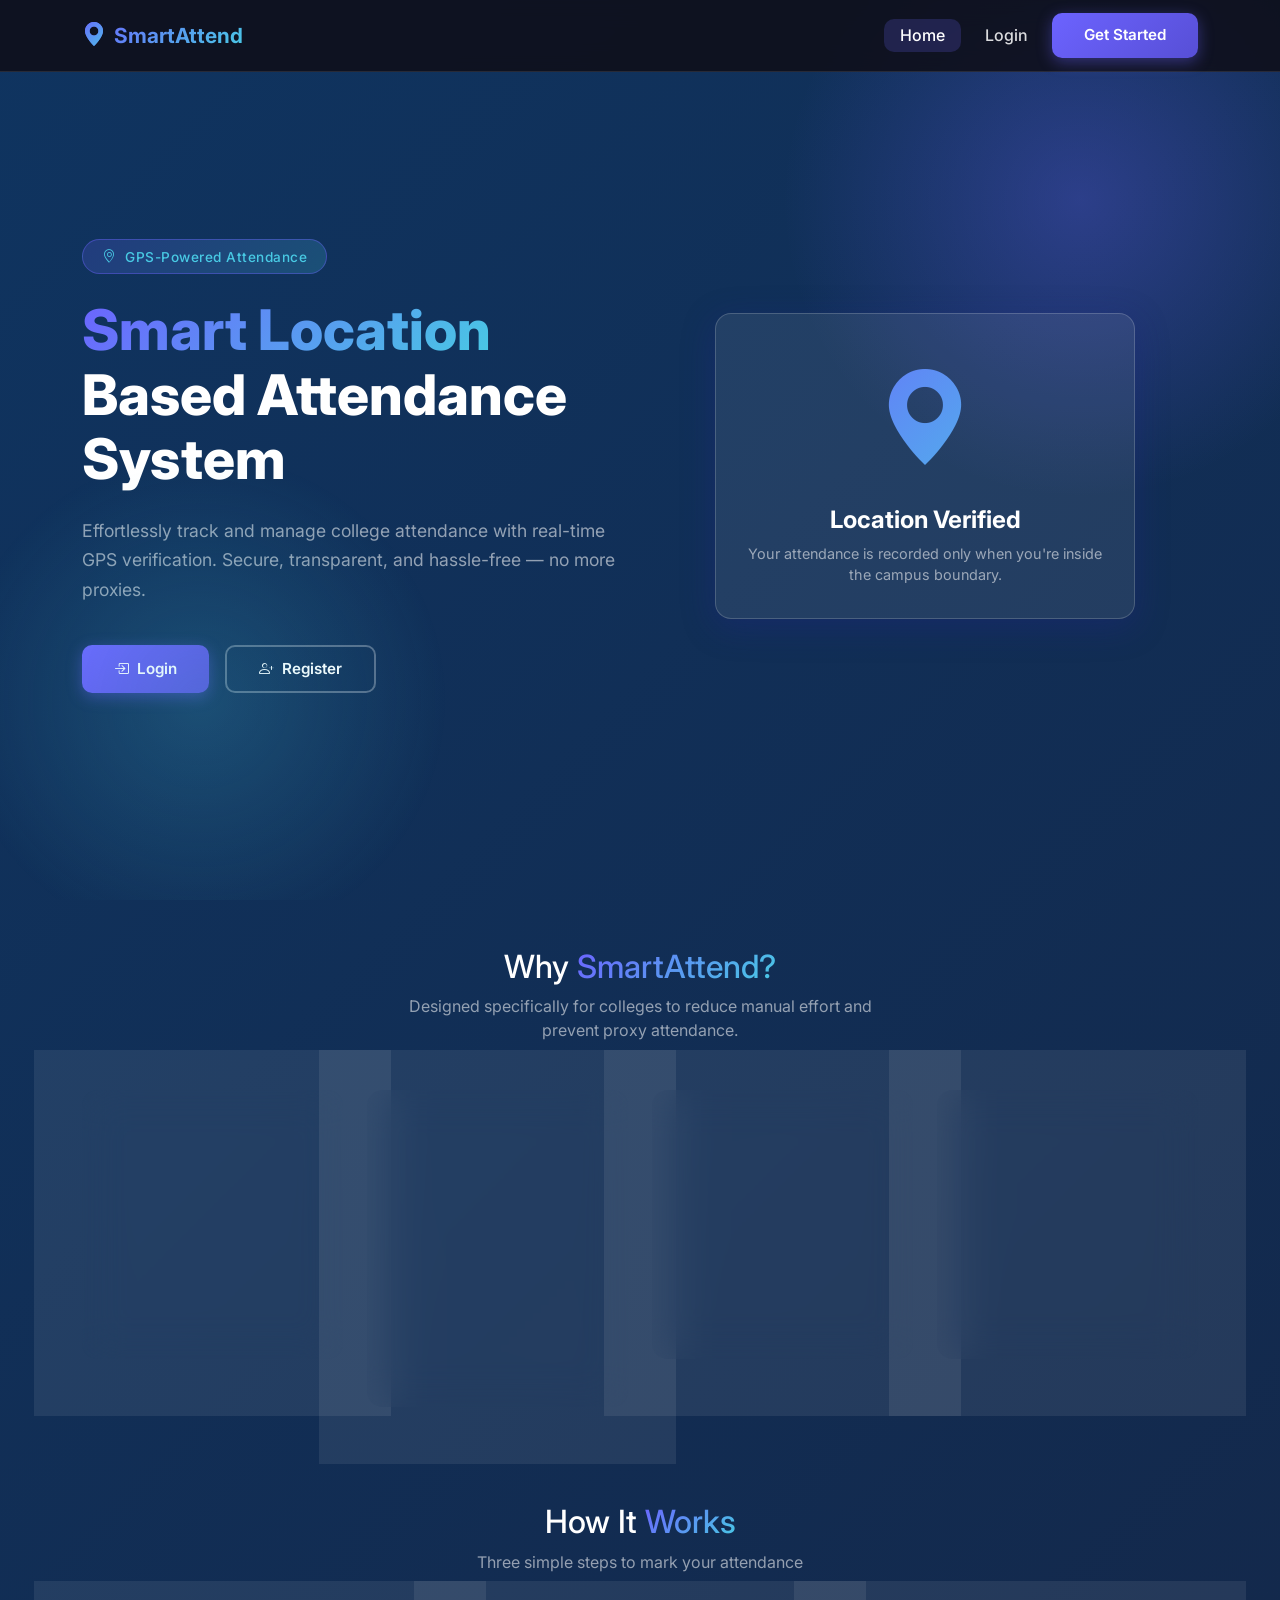
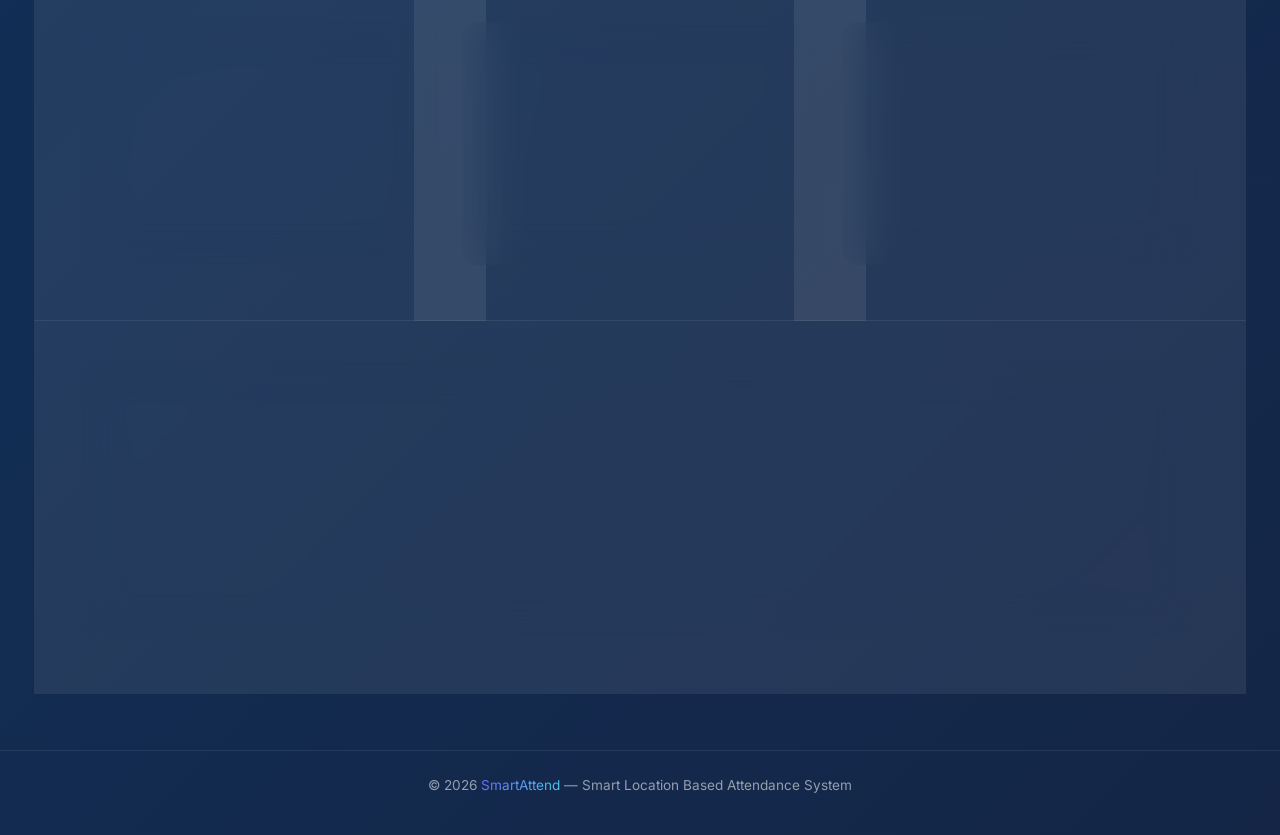
<file: index.html>
<!DOCTYPE html>
<html lang="en">
<head>
  <meta charset="UTF-8" />
  <meta name="viewport" content="width=device-width, initial-scale=1.0" />
  <meta name="description" content="Smart Location Based Attendance System – mark college attendance automatically using GPS." />
  <title>Smart Attendance System</title>

  <!-- Bootstrap 5 -->
  <link rel="stylesheet" href="https://cdn.jsdelivr.net/npm/bootstrap@5.3.2/dist/css/bootstrap.min.css" />
  <!-- Bootstrap Icons -->
  <link rel="stylesheet" href="https://cdn.jsdelivr.net/npm/bootstrap-icons@1.11.3/font/bootstrap-icons.min.css" />
  <!-- Custom Styles -->
  <link rel="stylesheet" href="css/style.css" />
</head>
<body class="gradient-bg">

  <!-- ── Navbar ─────────────────────────────────────────────────── -->
  <nav class="navbar navbar-expand-lg navbar-custom fixed-top" aria-label="Main navigation">
    <div class="container">
      <a class="navbar-brand-custom" href="index.html" aria-label="Smart Attendance home">
        <i class="bi bi-geo-alt-fill"></i>
        SmartAttend
      </a>

      <button class="navbar-toggler border-0 text-white" type="button"
              data-bs-toggle="collapse" data-bs-target="#mainNav"
              aria-controls="mainNav" aria-expanded="false" aria-label="Toggle navigation">
        <i class="bi bi-list fs-3"></i>
      </button>

      <div class="collapse navbar-collapse" id="mainNav">
        <ul class="navbar-nav ms-auto align-items-center gap-2">
          <li class="nav-item">
            <a class="nav-link-custom active" href="index.html">Home</a>
          </li>
          <li class="nav-item">
            <a class="nav-link-custom" href="login.html">Login</a>
          </li>
          <li class="nav-item">
            <a class="btn-primary-custom" href="register.html">Get Started</a>
          </li>
        </ul>
      </div>
    </div>
  </nav>

  <!-- ── Hero Section ───────────────────────────────────────────── -->
  <section class="hero-section" id="hero">
    <div class="container">
      <div class="row align-items-center gy-5">

        <!-- Left column -->
        <div class="col-lg-6">
          <span class="hero-badge">
            <i class="bi bi-geo-alt me-1"></i> GPS-Powered Attendance
          </span>

          <h1 class="hero-title">
            <span class="highlight">Smart Location</span><br />
            Based Attendance<br />System
          </h1>

          <p class="hero-desc">
            Effortlessly track and manage college attendance with real-time GPS
            verification. Secure, transparent, and hassle-free — no more proxies.
          </p>

          <div class="hero-buttons">
            <a href="login.html" class="btn-primary-custom">
              <i class="bi bi-box-arrow-in-right"></i> Login
            </a>
            <a href="register.html" class="btn-outline-custom">
              <i class="bi bi-person-plus"></i> Register
            </a>
          </div>
        </div>

        <!-- Right column – illustration card -->
        <div class="col-lg-6 d-flex justify-content-center">
          <div class="hero-image-wrap">
            <div class="glass-card hero-img-card">
              <i class="bi bi-geo-alt-fill hero-icon-large" aria-hidden="true"></i>
              <h4 class="fw-bold mb-2">Location Verified</h4>
              <p class="text-muted-light mb-0" style="font-size:.9rem;">
                Your attendance is recorded only when you're inside the campus boundary.
              </p>
            </div>
          </div>
        </div>

      </div><!-- /row -->
    </div>
  </section>

  <!-- ── Features Section ───────────────────────────────────────── -->
  <section class="py-5 py-lg-6" id="features" aria-label="System features">
    <div class="container">

      <div class="text-center mb-5">
        <h2 class="fw-800 fs-2 mb-2">
          Why <span class="text-gradient">SmartAttend?</span>
        </h2>
        <p class="text-muted-light mx-auto" style="max-width:500px;">
          Designed specifically for colleges to reduce manual effort and prevent proxy attendance.
        </p>
      </div>

      <div class="row g-4">
        <!-- Feature 1 -->
        <div class="col-sm-6 col-lg-3" style="animation-delay:.05s">
          <div class="glass-card feature-card">
            <div class="feature-icon purple">
              <i class="bi bi-geo-alt-fill" aria-hidden="true"></i>
            </div>
            <h5>GPS Verification</h5>
            <p>Validates your physical presence on campus before recording attendance.</p>
          </div>
        </div>

        <!-- Feature 2 -->
        <div class="col-sm-6 col-lg-3" style="animation-delay:.1s">
          <div class="glass-card feature-card">
            <div class="feature-icon blue">
              <i class="bi bi-shield-lock-fill" aria-hidden="true"></i>
            </div>
            <h5>Secure & Tamper-proof</h5>
            <p>Token-based authentication ensures only verified students can mark attendance.</p>
          </div>
        </div>

        <!-- Feature 3 -->
        <div class="col-sm-6 col-lg-3" style="animation-delay:.15s">
          <div class="glass-card feature-card">
            <div class="feature-icon green">
              <i class="bi bi-bar-chart-fill" aria-hidden="true"></i>
            </div>
            <h5>Live Analytics</h5>
            <p>Instantly view attendance percentage and detailed subject-wise records.</p>
          </div>
        </div>

        <!-- Feature 4 -->
        <div class="col-sm-6 col-lg-3" style="animation-delay:.2s">
          <div class="glass-card feature-card">
            <div class="feature-icon pink">
              <i class="bi bi-phone-fill" aria-hidden="true"></i>
            </div>
            <h5>Mobile Friendly</h5>
            <p>Fully responsive interface – mark attendance from any device, anywhere.</p>
          </div>
        </div>
      </div>

    </div>
  </section>

  <!-- ── How It Works ───────────────────────────────────────────── -->
  <section class="py-5" id="how-it-works" aria-label="How it works">
    <div class="container">
      <div class="text-center mb-5">
        <h2 class="fw-800 fs-2 mb-2">How It <span class="text-gradient">Works</span></h2>
        <p class="text-muted-light">Three simple steps to mark your attendance</p>
      </div>

      <div class="row g-4 justify-content-center">
        <div class="col-md-4">
          <div class="glass-card feature-card">
            <div class="feature-icon blue mx-auto mb-3" style="font-size:1.4rem;">
              <span class="fw-bold fs-5">1</span>
            </div>
            <h5>Register &amp; Login</h5>
            <p>Create your student profile with your college ID and personal details.</p>
          </div>
        </div>
        <div class="col-md-4">
          <div class="glass-card feature-card">
            <div class="feature-icon purple mx-auto mb-3" style="font-size:1.4rem;">
              <span class="fw-bold fs-5">2</span>
            </div>
            <h5>Allow Location</h5>
            <p>Grant location permission so the system can verify you're on campus.</p>
          </div>
        </div>
        <div class="col-md-4">
          <div class="glass-card feature-card">
            <div class="feature-icon green mx-auto mb-3" style="font-size:1.4rem;">
              <span class="fw-bold fs-5">3</span>
            </div>
            <h5>Mark Attendance</h5>
            <p>Tap the button — your GPS-verified attendance is recorded instantly.</p>
          </div>
        </div>
      </div>

    </div>
  </section>

  <!-- ── CTA Banner ─────────────────────────────────────────────── -->
  <section class="py-5" aria-label="Call to action">
    <div class="container">
      <div class="glass-card p-4 p-lg-5 text-center">
        <h3 class="fw-bold fs-2 mb-3">
          Ready to ditch the <span class="text-gradient">paper register?</span>
        </h3>
        <p class="text-muted-light mb-4" style="max-width:480px; margin:auto;">
          Join thousands of students already using SmartAttend for seamless, location-verified attendance.
        </p>
        <a href="register.html" class="btn-primary-custom" style="font-size:1rem; padding:.9rem 2.5rem;">
          <i class="bi bi-person-plus-fill me-1"></i> Create Student Account
        </a>
      </div>
    </div>
  </section>

  <!-- ── Footer ─────────────────────────────────────────────────── -->
  <footer class="footer-custom" role="contentinfo">
    <div class="container">
      <p>
        &copy; <span id="footerYear"></span>
        <span class="text-gradient fw-600">SmartAttend</span>
        &mdash; Smart Location Based Attendance System
      </p>
    </div>
  </footer>

  <!-- Bootstrap JS -->
  <script src="https://cdn.jsdelivr.net/npm/bootstrap@5.3.2/dist/js/bootstrap.bundle.min.js"></script>

  <script>
    // Set current year in footer
    document.getElementById('footerYear').textContent = new Date().getFullYear();
  </script>
</body>
</html>
</file>
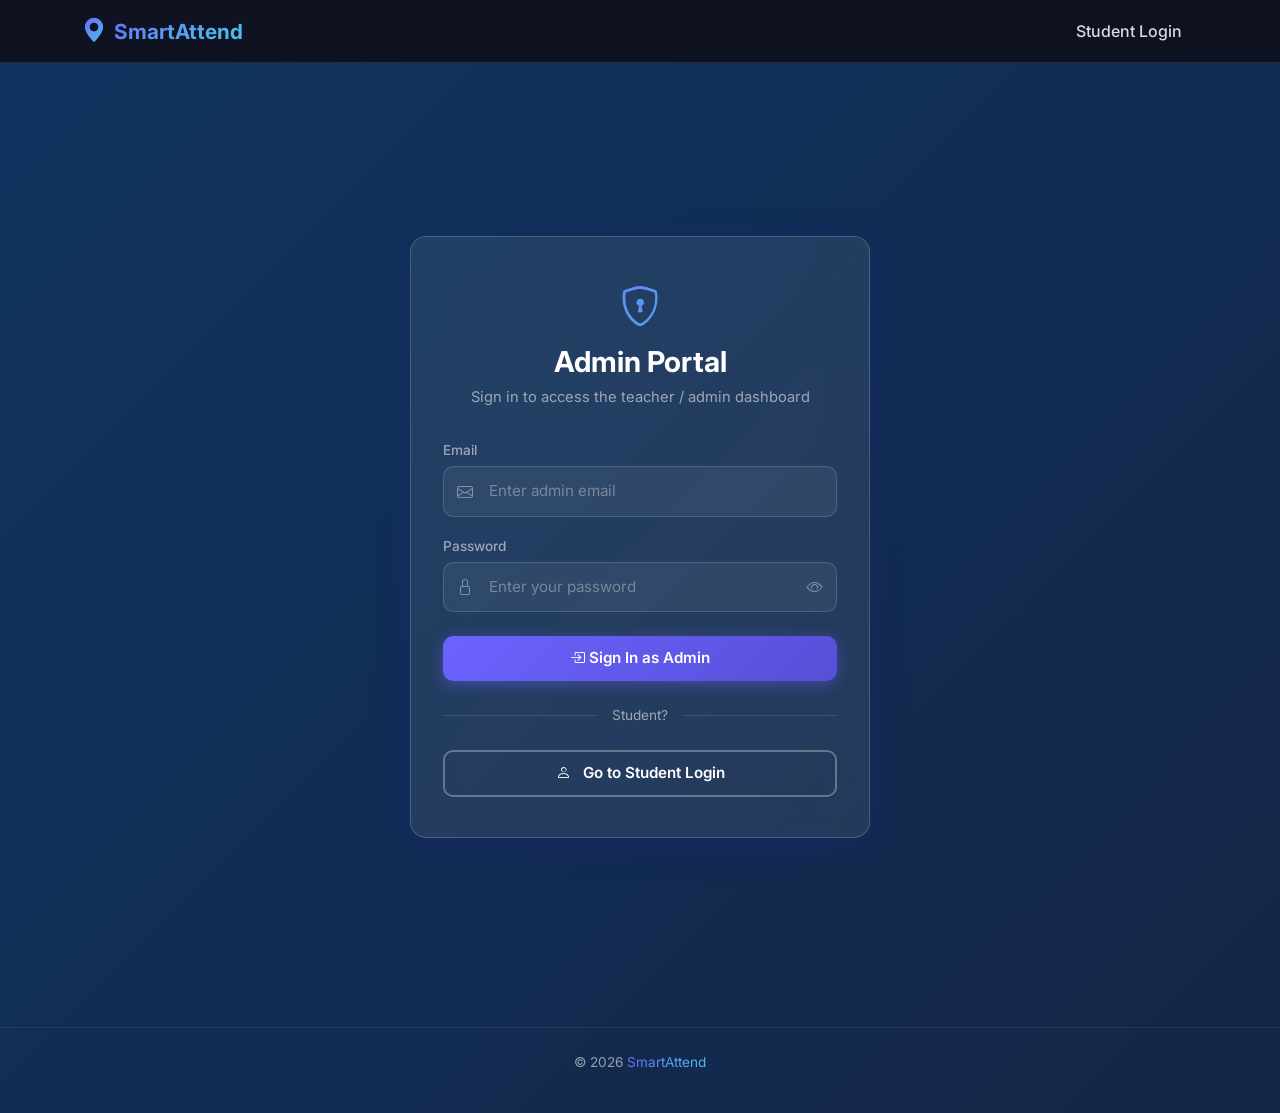
<file: admin-dashboard.html>
<!DOCTYPE html>
<html lang="en">
<head>
  <meta charset="UTF-8" />
  <meta name="viewport" content="width=device-width, initial-scale=1.0" />
  <meta name="description" content="Admin Dashboard – Smart Location Based Attendance System." />
  <title>Admin Dashboard – SmartAttend</title>

  <!-- Bootstrap 5 -->
  <link rel="stylesheet" href="https://cdn.jsdelivr.net/npm/bootstrap@5.3.2/dist/css/bootstrap.min.css" />
  <!-- Bootstrap Icons -->
  <link rel="stylesheet" href="https://cdn.jsdelivr.net/npm/bootstrap-icons@1.11.3/font/bootstrap-icons.min.css" />
  <!-- Custom Styles -->
  <link rel="stylesheet" href="css/style.css" />
</head>
<body class="admin-body">

  <!-- Toast container -->
  <div class="toast-container-custom" id="toastContainer" aria-live="polite" aria-atomic="true"></div>

  <!-- Sidebar overlay (mobile) -->
  <div class="sidebar-overlay" id="sidebarOverlay" aria-hidden="true"></div>

  <div class="admin-layout">

    <!-- ── Sidebar ─────────────────────────────────────────────── -->
    <aside class="admin-sidebar" id="adminSidebar" aria-label="Admin navigation">
      <a class="sidebar-brand" href="admin-dashboard.html" aria-label="SmartAttend Admin home">
        <i class="bi bi-geo-alt-fill"></i>
        SmartAttend
      </a>

      <div class="sidebar-label">Main Menu</div>
      <ul class="sidebar-nav">
        <li>
          <a href="admin-dashboard.html" class="active" aria-current="page">
            <i class="bi bi-speedometer2"></i> Dashboard
          </a>
        </li>
        <li>
          <a href="manage-classes.html">
            <i class="bi bi-journal-bookmark"></i> Classes
          </a>
        </li>
        <li>
          <a href="students-list.html">
            <i class="bi bi-people"></i> Students
          </a>
        </li>
        <li>
          <a href="attendance-report.html">
            <i class="bi bi-clipboard-data"></i> Attendance Report
          </a>
        </li>
      </ul>

      <div class="sidebar-logout">
        <button id="logoutBtn" class="btn-outline-custom w-100 justify-content-center"
                style="font-size:.88rem; padding:.6rem 1rem;" aria-label="Logout">
          <i class="bi bi-box-arrow-left me-1"></i> Logout
        </button>
      </div>
    </aside>

    <!-- ── Main Content ──────────────────────────────────────────── -->
    <div class="admin-main">

      <!-- Topbar -->
      <header class="admin-topbar">
        <button class="sidebar-toggle" id="sidebarToggle" aria-label="Toggle sidebar">
          <i class="bi bi-list"></i>
        </button>
        <div class="page-title">
          <i class="bi bi-speedometer2 me-2" style="color:var(--primary);" aria-hidden="true"></i>
          Admin Dashboard
        </div>
        <span style="font-size:.82rem; color:var(--text-muted-light);" id="topbarDate"></span>
      </header>

      <!-- Content -->
      <div class="admin-content">

        <!-- Loading state -->
        <div id="loadingState" class="page-loading" aria-live="polite" aria-label="Loading dashboard">
          <div class="spinner-custom" style="width:40px; height:40px; border-width:4px;" aria-hidden="true"></div>
          <p class="text-muted-light">Loading dashboard…</p>
        </div>

        <!-- Error state -->
        <div id="errorState" style="display:none;" class="page-loading" aria-live="polite">
          <div class="glass-card p-4 text-center" style="max-width:400px;">
            <i class="bi bi-exclamation-triangle-fill" style="font-size:2.5rem; color:var(--danger); display:block; margin-bottom:1rem;" aria-hidden="true"></i>
            <p id="errorMsg" class="text-muted-light mb-3">Failed to load dashboard data.</p>
            <button class="btn-primary-custom" onclick="loadDashboard()">
              <i class="bi bi-arrow-clockwise me-1"></i> Retry
            </button>
          </div>
        </div>

        <!-- Dashboard content -->
        <div id="dashContent" style="display:none;">

          <!-- Welcome row -->
          <div class="dashboard-header animate-fade-down" style="padding:1.5rem 0 1rem; margin-bottom:1.5rem;">
            <h2 class="fw-700 mb-1">
              Welcome, <span class="text-gradient">Admin</span> 👋
            </h2>
            <p class="text-muted-light mb-0" style="font-size:.9rem;">
              Here's what's happening in your institution today.
            </p>
          </div>

          <!-- Stats cards -->
          <div class="row g-3 mb-4">

            <!-- Total Students -->
            <div class="col-6 col-xl-3">
              <div class="glass-card admin-stat-card animate-fade-up" style="animation-delay:.05s;">
                <div class="card-icon" style="background:rgba(108,99,255,0.2); color:var(--primary);">
                  <i class="bi bi-people-fill" aria-hidden="true"></i>
                </div>
                <div class="card-value text-gradient" id="statStudents">—</div>
                <div class="card-label">Total Students</div>
              </div>
            </div>

            <!-- Total Classes -->
            <div class="col-6 col-xl-3">
              <div class="glass-card admin-stat-card animate-fade-up" style="animation-delay:.1s;">
                <div class="card-icon" style="background:rgba(72,202,228,0.2); color:var(--secondary);">
                  <i class="bi bi-calendar3-fill" aria-hidden="true"></i>
                </div>
                <div class="card-value" id="statClasses">—</div>
                <div class="card-label">Total Classes</div>
              </div>
            </div>

            <!-- Today's Attendance -->
            <div class="col-6 col-xl-3">
              <div class="glass-card admin-stat-card animate-fade-up" style="animation-delay:.15s;">
                <div class="card-icon" style="background:rgba(6,214,160,0.2); color:var(--success);">
                  <i class="bi bi-check-circle-fill" aria-hidden="true"></i>
                </div>
                <div class="card-value" id="statToday">—</div>
                <div class="card-label">Today's Attendance</div>
              </div>
            </div>

            <!-- Absent Students -->
            <div class="col-6 col-xl-3">
              <div class="glass-card admin-stat-card animate-fade-up" style="animation-delay:.2s;">
                <div class="card-icon" style="background:rgba(247,37,133,0.2); color:var(--accent);">
                  <i class="bi bi-person-x-fill" aria-hidden="true"></i>
                </div>
                <div class="card-value" id="statAbsent">—</div>
                <div class="card-label">Absent Students</div>
              </div>
            </div>

          </div><!-- /stats row -->

          <!-- Quick links row -->
          <div class="row g-3 animate-fade-up" style="animation-delay:.25s;">
            <div class="col-md-6">
              <div class="glass-card p-4">
                <h5 class="mb-3"><i class="bi bi-journal-bookmark me-2" style="color:var(--primary);" aria-hidden="true"></i>Classes</h5>
                <p class="text-muted-light mb-3" style="font-size:.9rem;">
                  Create and manage classes. Set subjects, assign teachers, and define schedules.
                </p>
                <a href="manage-classes.html" class="btn-primary-custom" style="font-size:.88rem; padding:.6rem 1.5rem;">
                  <i class="bi bi-arrow-right me-1"></i> Manage Classes
                </a>
              </div>
            </div>
            <div class="col-md-6">
              <div class="glass-card p-4">
                <h5 class="mb-3"><i class="bi bi-clipboard-data me-2" style="color:var(--secondary);" aria-hidden="true"></i>Attendance Report</h5>
                <p class="text-muted-light mb-3" style="font-size:.9rem;">
                  View full attendance logs by date, export to CSV, and filter records.
                </p>
                <a href="attendance-report.html" class="btn-outline-custom" style="font-size:.88rem; padding:.6rem 1.5rem;">
                  <i class="bi bi-arrow-right me-1"></i> View Report
                </a>
              </div>
            </div>
            <div class="col-md-6">
              <div class="glass-card p-4">
                <h5 class="mb-3"><i class="bi bi-people me-2" style="color:var(--success);" aria-hidden="true"></i>Students</h5>
                <p class="text-muted-light mb-3" style="font-size:.9rem;">
                  View the complete list of enrolled students with their details.
                </p>
                <a href="students-list.html" class="btn-outline-custom" style="font-size:.88rem; padding:.6rem 1.5rem;">
                  <i class="bi bi-arrow-right me-1"></i> View Students
                </a>
              </div>
            </div>
            <div class="col-md-6">
              <div class="glass-card p-4">
                <h5 class="mb-3"><i class="bi bi-bar-chart-line me-2" style="color:var(--warning);" aria-hidden="true"></i>Analytics</h5>
                <p class="text-muted-light mb-3" style="font-size:.9rem;">
                  Explore attendance trends by branch, date, and individual performance.
                </p>
                <a href="analytics.html" class="btn-outline-custom" style="font-size:.88rem; padding:.6rem 1.5rem;">
                  <i class="bi bi-arrow-right me-1"></i> View Analytics
                </a>
              </div>
            </div>
          </div>

        </div><!-- /#dashContent -->

      </div><!-- /.admin-content -->

      <!-- Footer -->
      <footer class="footer-custom" role="contentinfo" style="margin-top:0;">
        <div class="container-fluid px-4">
          <p>&copy; <span id="footerYear"></span> <span class="text-gradient fw-600">SmartAttend</span></p>
        </div>
      </footer>

    </div><!-- /.admin-main -->
  </div><!-- /.admin-layout -->

  <!-- Bootstrap JS -->
  <script src="https://cdn.jsdelivr.net/npm/bootstrap@5.3.2/dist/js/bootstrap.bundle.min.js"></script>
  <!-- Shared config (API_BASE) -->
  <script src="config.js"></script>
  <!-- API -->
  <script src="js/api.js"></script>

  <script>
    document.getElementById('footerYear').textContent = new Date().getFullYear();

    /* ── Topbar date ── */
    document.getElementById('topbarDate').textContent =
      new Date().toLocaleDateString('en-US', { weekday: 'short', month: 'short', day: 'numeric', year: 'numeric' });

    /* ── Auth guard ── */
    if (!localStorage.getItem('admin_token') || localStorage.getItem('role') !== 'admin') {
      window.location.href = 'admin-login.html';
    }

    /* ── Sidebar toggle ── */
    const sidebar  = document.getElementById('adminSidebar');
    const overlay  = document.getElementById('sidebarOverlay');
    const toggleBtn = document.getElementById('sidebarToggle');

    function openSidebar() {
      sidebar.classList.add('open');
      overlay.classList.add('active');
      overlay.setAttribute('aria-hidden', 'false');
    }
    function closeSidebar() {
      sidebar.classList.remove('open');
      overlay.classList.remove('active');
      overlay.setAttribute('aria-hidden', 'true');
    }

    toggleBtn.addEventListener('click', () => {
      sidebar.classList.contains('open') ? closeSidebar() : openSidebar();
    });
    overlay.addEventListener('click', closeSidebar);

    /* ── Toast helper ── */
    function showToast(msg, type = 'info') {
      const icons = { success: 'bi-check-circle-fill', error: 'bi-x-circle-fill', info: 'bi-info-circle-fill' };
      const container = document.getElementById('toastContainer');
      const el = document.createElement('div');
      el.className = `toast-custom ${type}`;
      el.setAttribute('role', type === 'error' ? 'alert' : 'status');
      el.innerHTML = `
        <i class="bi ${icons[type] || icons.info} toast-icon" aria-hidden="true"></i>
        <span class="toast-msg">${msg}</span>
        <button class="toast-close" aria-label="Close notification">&times;</button>
      `;
      el.querySelector('.toast-close').addEventListener('click', () => el.remove());
      container.appendChild(el);
      setTimeout(() => el.remove(), 4500);
    }

    /* ── Animate counter ── */
    function animateCount(el, target, suffix = '') {
      const duration = 800;
      const start = performance.now();
      const startVal = 0;
      function step(now) {
        const elapsed  = now - start;
        const progress = Math.min(elapsed / duration, 1);
        const eased    = 1 - Math.pow(1 - progress, 3);
        el.textContent = Math.round(startVal + eased * (target - startVal)) + suffix;
        if (progress < 1) requestAnimationFrame(step);
      }
      requestAnimationFrame(step);
    }

    /* ── Load dashboard ── */
    async function loadDashboard() {
      document.getElementById('loadingState').style.display = 'flex';
      document.getElementById('errorState').style.display   = 'none';
      document.getElementById('dashContent').style.display  = 'none';

      const result = await getAdminTodayAttendance();

      document.getElementById('loadingState').style.display = 'none';

      if (!result.ok) {
        document.getElementById('errorMsg').textContent = result.message || 'Failed to load dashboard.';
        document.getElementById('errorState').style.display = 'flex';
        showToast(result.message || 'Failed to load dashboard', 'error');
        return;
      }

      document.getElementById('dashContent').style.display = 'block';
      const d = result.data;

      const totalStudents = d.totalStudents   ?? d.total_students   ?? 0;
      const totalClasses  = d.totalClasses    ?? d.total_classes    ?? 0;
      const todayAtt      = d.todayAttendance ?? d.today_attendance ?? d.present ?? 0;
      const absentStudents = d.absentStudents ?? d.absent_students  ?? d.absent  ?? 0;

      animateCount(document.getElementById('statStudents'), totalStudents);
      animateCount(document.getElementById('statClasses'),  totalClasses);
      animateCount(document.getElementById('statToday'),    todayAtt);
      animateCount(document.getElementById('statAbsent'),   absentStudents);
    }

    /* ── Logout ── */
    document.getElementById('logoutBtn').addEventListener('click', () => {
      clearAdminSession();
      showToast('Logged out successfully', 'info');
      setTimeout(() => { window.location.href = 'admin-login.html'; }, 800);
    });

    /* ── Init ── */
    loadDashboard();
  </script>

</body>
</html>
</file>
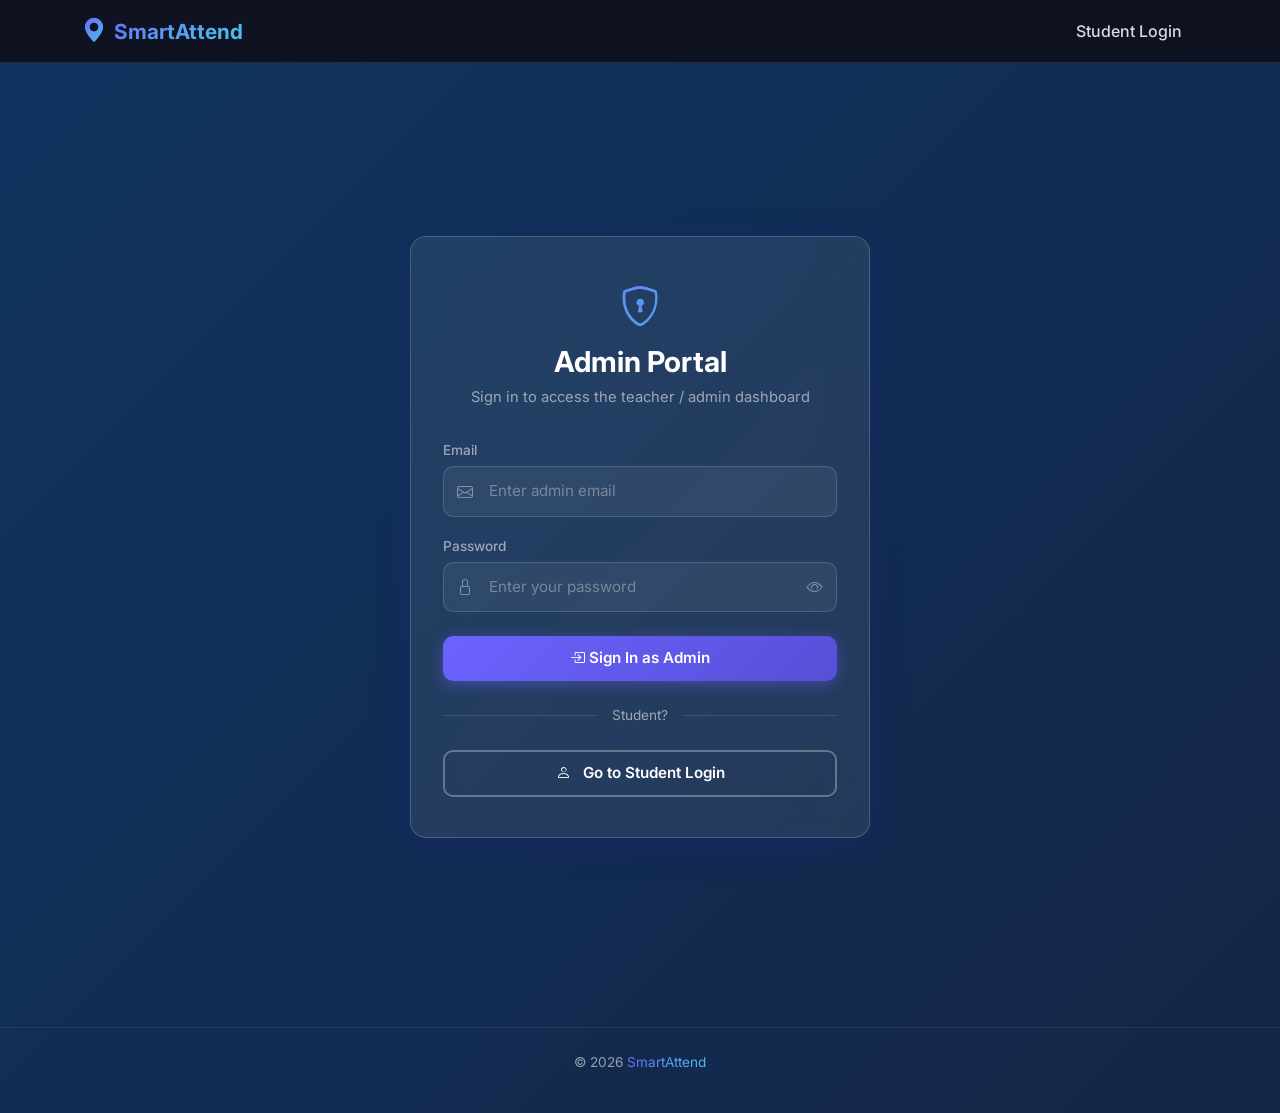
<file: admin-login.html>
<!DOCTYPE html>
<html lang="en">
<head>
  <meta charset="UTF-8" />
  <meta name="viewport" content="width=device-width, initial-scale=1.0" />
  <meta name="description" content="Admin login – Smart Location Based Attendance System." />
  <title>Admin Login – SmartAttend</title>

  <!-- Bootstrap 5 -->
  <link rel="stylesheet" href="https://cdn.jsdelivr.net/npm/bootstrap@5.3.2/dist/css/bootstrap.min.css" />
  <!-- Bootstrap Icons -->
  <link rel="stylesheet" href="https://cdn.jsdelivr.net/npm/bootstrap-icons@1.11.3/font/bootstrap-icons.min.css" />
  <!-- Custom Styles -->
  <link rel="stylesheet" href="css/style.css" />
</head>
<body class="gradient-bg">

  <!-- Toast container -->
  <div class="toast-container-custom" id="toastContainer" aria-live="polite" aria-atomic="true"></div>

  <!-- ── Navbar ─────────────────────────────────────────────────── -->
  <nav class="navbar navbar-expand-lg navbar-custom" aria-label="Main navigation">
    <div class="container">
      <a class="navbar-brand-custom" href="index.html" aria-label="SmartAttend home">
        <i class="bi bi-geo-alt-fill"></i>
        SmartAttend
      </a>
      <div class="ms-auto d-flex align-items-center gap-2">
        <a class="nav-link-custom" href="login.html">Student Login</a>
      </div>
    </div>
  </nav>

  <!-- ── Login Section ──────────────────────────────────────────── -->
  <main class="auth-bg" style="padding-top:5rem;">
    <div class="auth-card glass-card animate-fade-up">

      <!-- Header -->
      <div class="text-center mb-4">
        <i class="bi bi-shield-lock auth-logo text-gradient" aria-hidden="true"></i>
        <h1 class="auth-title">Admin Portal</h1>
        <p class="auth-subtitle">Sign in to access the teacher / admin dashboard</p>
      </div>

      <!-- Error Alert -->
      <div id="loginAlert" class="alert-custom error" role="alert" style="display:none;">
        <i class="bi bi-exclamation-circle-fill" aria-hidden="true"></i>
        <span id="loginAlertMsg">Invalid credentials. Please try again.</span>
      </div>

      <!-- Success Alert -->
      <div id="loginSuccess" class="alert-custom success" role="status" style="display:none;">
        <i class="bi bi-check-circle-fill" aria-hidden="true"></i>
        <span>Login successful! Redirecting…</span>
      </div>

      <!-- Form -->
      <form id="adminLoginForm" novalidate aria-label="Admin login form">

        <!-- Email -->
        <div class="mb-3">
          <label class="form-label-custom" for="adminEmail">Email</label>
          <div class="form-floating-custom input-wrap">
            <i class="bi bi-envelope input-icon" aria-hidden="true"></i>
            <input
              type="email"
              id="adminEmail"
              class="form-control-custom"
              placeholder="Enter admin email"
              autocomplete="email"
              required
              aria-required="true"
              aria-describedby="emailError"
            />
          </div>
          <div id="emailError" class="invalid-feedback-custom" role="alert">
            Email is required.
          </div>
        </div>

        <!-- Password -->
        <div class="mb-4">
          <label class="form-label-custom" for="adminPassword">Password</label>
          <div class="form-floating-custom password-wrap">
            <i class="bi bi-lock input-icon" aria-hidden="true"></i>
            <input
              type="password"
              id="adminPassword"
              class="form-control-custom"
              placeholder="Enter your password"
              autocomplete="current-password"
              required
              aria-required="true"
              aria-describedby="passwordError"
            />
            <button type="button" class="password-toggle" id="togglePwd"
                    aria-label="Toggle password visibility">
              <i class="bi bi-eye" id="togglePwdIcon"></i>
            </button>
          </div>
          <div id="passwordError" class="invalid-feedback-custom" role="alert">
            Password is required.
          </div>
        </div>

        <!-- Submit -->
        <button type="submit" class="btn-primary-custom w-100 justify-content-center" id="loginBtn">
          <span id="loginBtnText"><i class="bi bi-box-arrow-in-right me-1"></i>Sign In as Admin</span>
          <span id="loginSpinner" style="display:none;">
            <span class="spinner-custom me-1" aria-hidden="true"></span> Signing in…
          </span>
        </button>

      </form>

      <div class="auth-divider"><span>Student?</span></div>

      <a href="login.html" class="btn-outline-custom w-100 justify-content-center">
        <i class="bi bi-person me-1"></i> Go to Student Login
      </a>

    </div>
  </main>

  <!-- Footer -->
  <footer class="footer-custom" role="contentinfo">
    <div class="container">
      <p>&copy; <span id="footerYear"></span> <span class="text-gradient fw-600">SmartAttend</span></p>
    </div>
  </footer>

  <!-- Bootstrap JS -->
  <script src="https://cdn.jsdelivr.net/npm/bootstrap@5.3.2/dist/js/bootstrap.bundle.min.js"></script>
  <!-- Shared config (API_BASE) -->
  <script src="config.js"></script>
  <!-- API -->
  <script src="js/api.js"></script>

  <script>
    document.getElementById('footerYear').textContent = new Date().getFullYear();

    /* ── If already logged in as admin, redirect ── */
    if (localStorage.getItem('admin_token')) {
      window.location.href = 'admin-dashboard.html';
    }

    /* ── Password toggle ── */
    document.getElementById('togglePwd').addEventListener('click', () => {
      const pwd  = document.getElementById('adminPassword');
      const icon = document.getElementById('togglePwdIcon');
      const isText = pwd.type === 'text';
      pwd.type   = isText ? 'password' : 'text';
      icon.className = isText ? 'bi bi-eye' : 'bi bi-eye-slash';
    });

    /* ── Toast helper ── */
    function showToast(msg, type = 'info') {
      const icons = { success: 'bi-check-circle-fill', error: 'bi-x-circle-fill', info: 'bi-info-circle-fill' };
      const container = document.getElementById('toastContainer');
      const el = document.createElement('div');
      el.className = `toast-custom ${type}`;
      el.setAttribute('role', type === 'error' ? 'alert' : 'status');
      el.innerHTML = `
        <i class="bi ${icons[type] || icons.info} toast-icon" aria-hidden="true"></i>
        <span class="toast-msg">${msg}</span>
        <button class="toast-close" aria-label="Close notification">&times;</button>
      `;
      el.querySelector('.toast-close').addEventListener('click', () => el.remove());
      container.appendChild(el);
      setTimeout(() => el.remove(), 4500);
    }

    /* ── Inline validation helpers ── */
    function setFieldError(inputId, errorId, show) {
      const input = document.getElementById(inputId);
      const err   = document.getElementById(errorId);
      if (show) {
        input.classList.add('is-invalid');
        input.classList.remove('is-valid');
        err.classList.add('show');
        input.setAttribute('aria-invalid', 'true');
      } else {
        input.classList.remove('is-invalid');
        input.classList.add('is-valid');
        err.classList.remove('show');
        input.setAttribute('aria-invalid', 'false');
      }
    }

    function validateForm() {
      let valid = true;
      const email    = document.getElementById('adminEmail').value.trim();
      const password = document.getElementById('adminPassword').value;

      setFieldError('adminEmail', 'emailError', email.length === 0);
      if (!email) valid = false;

      setFieldError('adminPassword', 'passwordError', password.length === 0);
      if (!password) valid = false;

      return valid;
    }

    /* ── Form submit ── */
    document.getElementById('adminLoginForm').addEventListener('submit', async (e) => {
      e.preventDefault();
      if (!validateForm()) return;

      const loginAlert   = document.getElementById('loginAlert');
      const loginSuccess = document.getElementById('loginSuccess');
      const loginBtn     = document.getElementById('loginBtn');
      const loginBtnText = document.getElementById('loginBtnText');
      const loginSpinner = document.getElementById('loginSpinner');

      loginAlert.style.display   = 'none';
      loginSuccess.style.display = 'none';

      loginBtn.disabled          = true;
      loginBtnText.style.display = 'none';
      loginSpinner.style.display = 'inline-flex';

      const payload = {
        email:    document.getElementById('adminEmail').value.trim(),
        password: document.getElementById('adminPassword').value,
      };

      const result = await adminLogin(payload);

      loginBtn.disabled          = false;
      loginBtnText.style.display = 'inline-flex';
      loginSpinner.style.display = 'none';

      if (result.ok) {
        loginSuccess.style.display = 'flex';
        showToast('Login successful! Redirecting…', 'success');
        setTimeout(() => { window.location.href = 'admin-dashboard.html'; }, 1200);
      } else {
        loginAlert.style.display = 'flex';
        document.getElementById('loginAlertMsg').textContent =
          result.message || 'Invalid credentials. Please try again.';
        showToast(result.message || 'Login failed', 'error');
      }
    });

    /* ── Live validation on blur ── */
    document.getElementById('adminEmail').addEventListener('blur', () => {
      const val = document.getElementById('adminEmail').value.trim();
      setFieldError('adminEmail', 'emailError', val.length === 0);
    });
    document.getElementById('adminPassword').addEventListener('blur', () => {
      const val = document.getElementById('adminPassword').value;
      setFieldError('adminPassword', 'passwordError', val.length === 0);
    });
  </script>

</body>
</html>
</file>
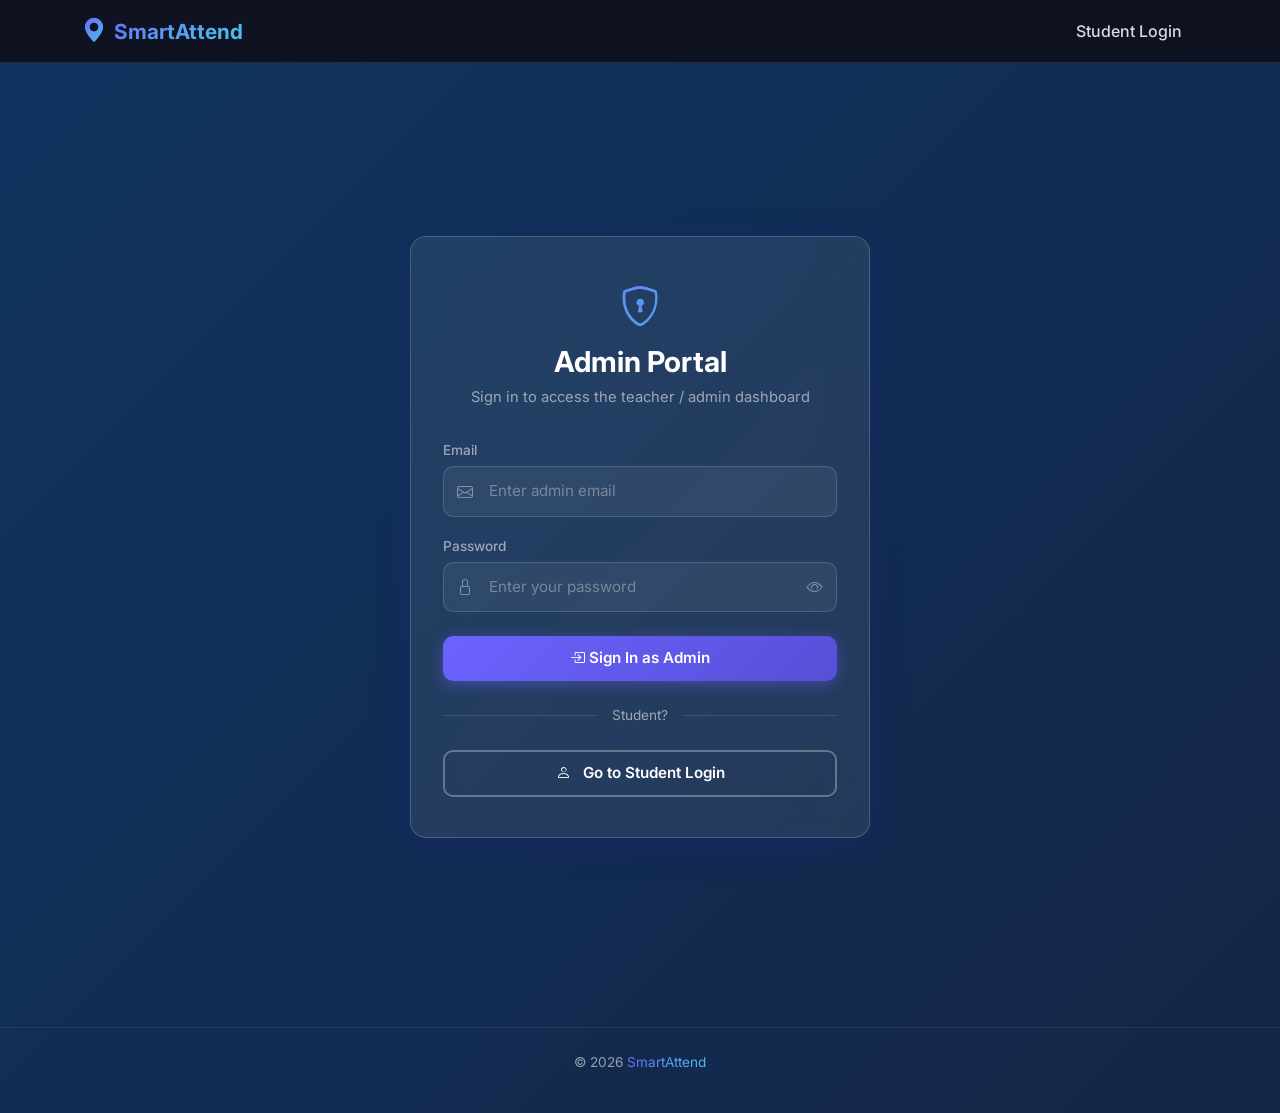
<file: attendance-report.html>
<!DOCTYPE html>
<html lang="en">
<head>
  <meta charset="UTF-8" />
  <meta name="viewport" content="width=device-width, initial-scale=1.0" />
  <meta name="description" content="Attendance Report – Smart Location Based Attendance System." />
  <title>Attendance Report – SmartAttend</title>

  <!-- Bootstrap 5 -->
  <link rel="stylesheet" href="https://cdn.jsdelivr.net/npm/bootstrap@5.3.2/dist/css/bootstrap.min.css" />
  <!-- Bootstrap Icons -->
  <link rel="stylesheet" href="https://cdn.jsdelivr.net/npm/bootstrap-icons@1.11.3/font/bootstrap-icons.min.css" />
  <!-- Custom Styles -->
  <link rel="stylesheet" href="css/style.css" />
</head>
<body class="admin-body">

  <!-- Toast container -->
  <div class="toast-container-custom" id="toastContainer" aria-live="polite" aria-atomic="true"></div>

  <!-- Sidebar overlay (mobile) -->
  <div class="sidebar-overlay" id="sidebarOverlay" aria-hidden="true"></div>

  <div class="admin-layout">

    <!-- ── Sidebar ─────────────────────────────────────────────── -->
    <aside class="admin-sidebar" id="adminSidebar" aria-label="Admin navigation">
      <a class="sidebar-brand" href="admin-dashboard.html" aria-label="SmartAttend Admin home">
        <i class="bi bi-geo-alt-fill"></i>
        SmartAttend
      </a>

      <div class="sidebar-label">Main Menu</div>
      <ul class="sidebar-nav">
        <li>
          <a href="admin-dashboard.html">
            <i class="bi bi-speedometer2"></i> Dashboard
          </a>
        </li>
        <li>
          <a href="manage-classes.html">
            <i class="bi bi-journal-bookmark"></i> Classes
          </a>
        </li>
        <li>
          <a href="students-list.html">
            <i class="bi bi-people"></i> Students
          </a>
        </li>
        <li>
          <a href="attendance-report.html" class="active" aria-current="page">
            <i class="bi bi-clipboard-data"></i> Attendance Report
          </a>
        </li>
      </ul>

      <div class="sidebar-logout">
        <button id="logoutBtn" class="btn-outline-custom w-100 justify-content-center"
                style="font-size:.88rem; padding:.6rem 1rem;" aria-label="Logout">
          <i class="bi bi-box-arrow-left me-1"></i> Logout
        </button>
      </div>
    </aside>

    <!-- ── Main Content ──────────────────────────────────────────── -->
    <div class="admin-main">

      <!-- Topbar -->
      <header class="admin-topbar">
        <button class="sidebar-toggle" id="sidebarToggle" aria-label="Toggle sidebar">
          <i class="bi bi-list"></i>
        </button>
        <div class="page-title">
          <i class="bi bi-clipboard-data me-2" style="color:var(--secondary);" aria-hidden="true"></i>
          Attendance Report
        </div>
        <button class="btn-success-custom" id="exportCsvBtn"
                style="font-size:.82rem; padding:.45rem 1rem;" aria-label="Export attendance as CSV">
          <i class="bi bi-download me-1"></i> Export CSV
        </button>
      </header>

      <!-- Content -->
      <div class="admin-content">

        <!-- Filters bar -->
        <div class="glass-card p-3 mb-3 animate-fade-down">
          <div class="admin-search-wrap">
            <div class="search-icon-wrap">
              <i class="bi bi-search" aria-hidden="true"></i>
              <input
                type="search"
                id="searchInput"
                class="admin-search-input"
                placeholder="Search by student name or roll number…"
                aria-label="Search attendance records"
              />
            </div>
            <div style="display:flex; align-items:center; gap:.5rem;">
              <label for="dateFilter" style="font-size:.85rem; color:var(--text-muted-light); white-space:nowrap;">
                <i class="bi bi-calendar3 me-1" aria-hidden="true"></i>Filter by date:
              </label>
              <input type="date" id="dateFilter" class="admin-input" aria-label="Filter by date" />
              <button class="btn-outline-custom" id="clearDateBtn"
                      style="font-size:.8rem; padding:.4rem .8rem;" aria-label="Clear date filter">
                <i class="bi bi-x-lg"></i>
              </button>
            </div>
          </div>
          <p id="filterInfo" class="text-muted-light mb-0" style="font-size:.82rem;"></p>
        </div>

        <!-- Loading state -->
        <div id="loadingState" class="page-loading" aria-live="polite" aria-label="Loading attendance records">
          <div class="spinner-custom" style="width:40px; height:40px; border-width:4px;" aria-hidden="true"></div>
          <p class="text-muted-light">Loading attendance records…</p>
        </div>

        <!-- Error state -->
        <div id="errorState" style="display:none;" class="page-loading" aria-live="polite">
          <div class="glass-card p-4 text-center" style="max-width:400px;">
            <i class="bi bi-exclamation-triangle-fill"
               style="font-size:2.5rem; color:var(--danger); display:block; margin-bottom:1rem;"
               aria-hidden="true"></i>
            <p id="errorMsg" class="text-muted-light mb-3">Failed to load attendance records.</p>
            <button class="btn-primary-custom" onclick="loadReport()">
              <i class="bi bi-arrow-clockwise me-1"></i> Retry
            </button>
          </div>
        </div>

        <!-- Table content -->
        <div id="reportContent" style="display:none;">
          <div class="glass-card animate-fade-up" style="animation-delay:.1s;">
            <div class="table-responsive-custom">
              <table class="table-custom" aria-label="Attendance report">
                <thead>
                  <tr>
                    <th scope="col">#</th>
                    <th scope="col">Student Name</th>
                    <th scope="col">Roll Number</th>
                    <th scope="col">Class</th>
                    <th scope="col">Date</th>
                    <th scope="col">Time</th>
                    <th scope="col">Latitude</th>
                    <th scope="col">Longitude</th>
                    <th scope="col">Status</th>
                  </tr>
                </thead>
                <tbody id="reportTableBody"></tbody>
              </table>

              <!-- Empty state -->
              <div id="noRecords" class="no-records" style="display:none;" aria-live="polite">
                <i class="bi bi-calendar-x" aria-hidden="true"></i>
                No attendance records found for the selected filters.
              </div>
            </div>
          </div>
        </div><!-- /#reportContent -->

      </div><!-- /.admin-content -->

      <!-- Footer -->
      <footer class="footer-custom" role="contentinfo" style="margin-top:0;">
        <div class="container-fluid px-4">
          <p>&copy; <span id="footerYear"></span> <span class="text-gradient fw-600">SmartAttend</span></p>
        </div>
      </footer>

    </div><!-- /.admin-main -->
  </div><!-- /.admin-layout -->

  <!-- Bootstrap JS -->
  <script src="https://cdn.jsdelivr.net/npm/bootstrap@5.3.2/dist/js/bootstrap.bundle.min.js"></script>
  <!-- Shared config (API_BASE) -->
  <script src="config.js"></script>
  <!-- API -->
  <script src="js/api.js"></script>

  <script>
    document.getElementById('footerYear').textContent = new Date().getFullYear();

    /* ── Auth guard ── */
    if (!localStorage.getItem('admin_token') || localStorage.getItem('role') !== 'admin') {
      window.location.href = 'admin-login.html';
    }

    /* ── Sidebar toggle ── */
    const sidebar   = document.getElementById('adminSidebar');
    const overlay   = document.getElementById('sidebarOverlay');
    const toggleBtn = document.getElementById('sidebarToggle');

    function openSidebar() {
      sidebar.classList.add('open');
      overlay.classList.add('active');
      overlay.setAttribute('aria-hidden', 'false');
    }
    function closeSidebar() {
      sidebar.classList.remove('open');
      overlay.classList.remove('active');
      overlay.setAttribute('aria-hidden', 'true');
    }

    toggleBtn.addEventListener('click', () => {
      sidebar.classList.contains('open') ? closeSidebar() : openSidebar();
    });
    overlay.addEventListener('click', closeSidebar);

    /* ── Toast helper ── */
    function showToast(msg, type = 'info') {
      const icons = { success: 'bi-check-circle-fill', error: 'bi-x-circle-fill', info: 'bi-info-circle-fill' };
      const container = document.getElementById('toastContainer');
      const el = document.createElement('div');
      el.className = `toast-custom ${type}`;
      el.setAttribute('role', type === 'error' ? 'alert' : 'status');
      el.innerHTML = `
        <i class="bi ${icons[type] || icons.info} toast-icon" aria-hidden="true"></i>
        <span class="toast-msg">${msg}</span>
        <button class="toast-close" aria-label="Close notification">&times;</button>
      `;
      el.querySelector('.toast-close').addEventListener('click', () => el.remove());
      container.appendChild(el);
      setTimeout(() => el.remove(), 4500);
    }

    /* ── All records (raw) ── */
    let allRecords = [];

    /* ── Format date / time ── */
    function fmtDate(val) {
      if (!val) return '—';
      const d = new Date(val);
      return isNaN(d.getTime()) ? val : d.toLocaleDateString('en-IN', { day: '2-digit', month: 'short', year: 'numeric' });
    }

    function fmtTime(rec) {
      if (rec.time) return rec.time;
      if (rec.date || rec.timestamp) {
        const d = new Date(rec.date ?? rec.timestamp);
        return isNaN(d.getTime()) ? '—' : d.toLocaleTimeString('en-IN', { hour: '2-digit', minute: '2-digit' });
      }
      return '—';
    }

    /* ── Render table ── */
    function renderTable(records) {
      const tbody  = document.getElementById('reportTableBody');
      const noRec  = document.getElementById('noRecords');
      const infoEl = document.getElementById('filterInfo');
      tbody.innerHTML = '';

      const total = allRecords.length;
      infoEl.textContent = records.length === total
        ? `${total} record${total !== 1 ? 's' : ''} total`
        : `Showing ${records.length} of ${total} records`;

      if (records.length === 0) {
        noRec.style.display = 'block';
        return;
      }
      noRec.style.display = 'none';

      records.forEach((r, idx) => {
        const studentName = r.student_name ?? r.studentName ?? r.name ?? '—';
        const rollNumber  = r.roll_number  ?? r.rollNumber  ?? '—';
        const className   = r.class_name   ?? r.className   ?? r.class ?? '—';
        const dateVal     = r.date ?? r.timestamp ?? null;
        const lat  = r.latitude  != null ? parseFloat(r.latitude).toFixed(6)  : '—';
        const lng  = r.longitude != null ? parseFloat(r.longitude).toFixed(6) : '—';
        const status = (r.status || 'present').toLowerCase();
        const statusLabel = status.charAt(0).toUpperCase() + status.slice(1);
        const dotIcon = status === 'present' ? 'bi-circle-fill' : (status === 'late' ? 'bi-clock-fill' : 'bi-x-circle-fill');

        const tr = document.createElement('tr');
        tr.innerHTML = `
          <td>${idx + 1}</td>
          <td>
            <div class="student-name-cell">
              <div class="student-avatar">${(studentName).charAt(0).toUpperCase()}</div>
              <span>${studentName}</span>
            </div>
          </td>
          <td>${rollNumber}</td>
          <td>${className}</td>
          <td>${fmtDate(dateVal)}</td>
          <td>${fmtTime(r)}</td>
          <td style="font-size:.82rem; color:var(--text-muted-light);">${lat}</td>
          <td style="font-size:.82rem; color:var(--text-muted-light);">${lng}</td>
          <td>
            <span class="status-badge ${status}" role="status">
              <i class="bi ${dotIcon}" aria-hidden="true"></i>
              ${statusLabel}
            </span>
          </td>
        `;
        tbody.appendChild(tr);
      });
    }

    /* ── Apply search + date filter (client-side) ── */
    function applyFilters() {
      const query     = document.getElementById('searchInput').value.trim().toLowerCase();
      const dateValue = document.getElementById('dateFilter').value; // YYYY-MM-DD

      const filtered = allRecords.filter((r) => {
        const matchSearch = !query ||
          (r.student_name ?? r.studentName ?? r.name ?? '').toLowerCase().includes(query) ||
          String(r.roll_number ?? r.rollNumber ?? '').toLowerCase().includes(query);

        let matchDate = true;
        if (dateValue) {
          const recDate = r.date ?? r.timestamp ?? null;
          if (recDate) {
            const d = new Date(recDate);
            const recDateStr = isNaN(d.getTime()) ? '' : d.toISOString().slice(0, 10);
            matchDate = recDateStr === dateValue;
          } else {
            matchDate = false;
          }
        }

        return matchSearch && matchDate;
      });

      renderTable(filtered);
    }

    /* ── Load report data ── */
    async function loadReport() {
      const dateValue = document.getElementById('dateFilter').value;

      document.getElementById('loadingState').style.display  = 'flex';
      document.getElementById('errorState').style.display    = 'none';
      document.getElementById('reportContent').style.display = 'none';

      const result = await getAdminAttendanceReport(dateValue || null);

      document.getElementById('loadingState').style.display = 'none';

      if (!result.ok) {
        document.getElementById('errorMsg').textContent = result.message || 'Failed to load attendance records.';
        document.getElementById('errorState').style.display = 'flex';
        showToast(result.message || 'Failed to load report', 'error');
        return;
      }

      const data = result.data;
      allRecords = Array.isArray(data) ? data : (data.attendance ?? data.records ?? data.data ?? []);

      document.getElementById('reportContent').style.display = 'block';
      applyFilters();
    }

    /* ── Search listener ── */
    document.getElementById('searchInput').addEventListener('input', applyFilters);

    /* ── Date filter listener – reload from server if backend supports query param ── */
    document.getElementById('dateFilter').addEventListener('change', () => {
      loadReport();
    });

    /* ── Clear date filter ── */
    document.getElementById('clearDateBtn').addEventListener('click', () => {
      document.getElementById('dateFilter').value = '';
      loadReport();
    });

    /* ── Export CSV ── */
    document.getElementById('exportCsvBtn').addEventListener('click', () => {
      showToast('Preparing CSV download…', 'info');
      exportAttendanceCsv();
    });

    /* ── Logout ── */
    document.getElementById('logoutBtn').addEventListener('click', () => {
      clearAdminSession();
      showToast('Logged out successfully', 'info');
      setTimeout(() => { window.location.href = 'admin-login.html'; }, 800);
    });

    /* ── Init ── */
    loadReport();
  </script>

</body>
</html>
</file>
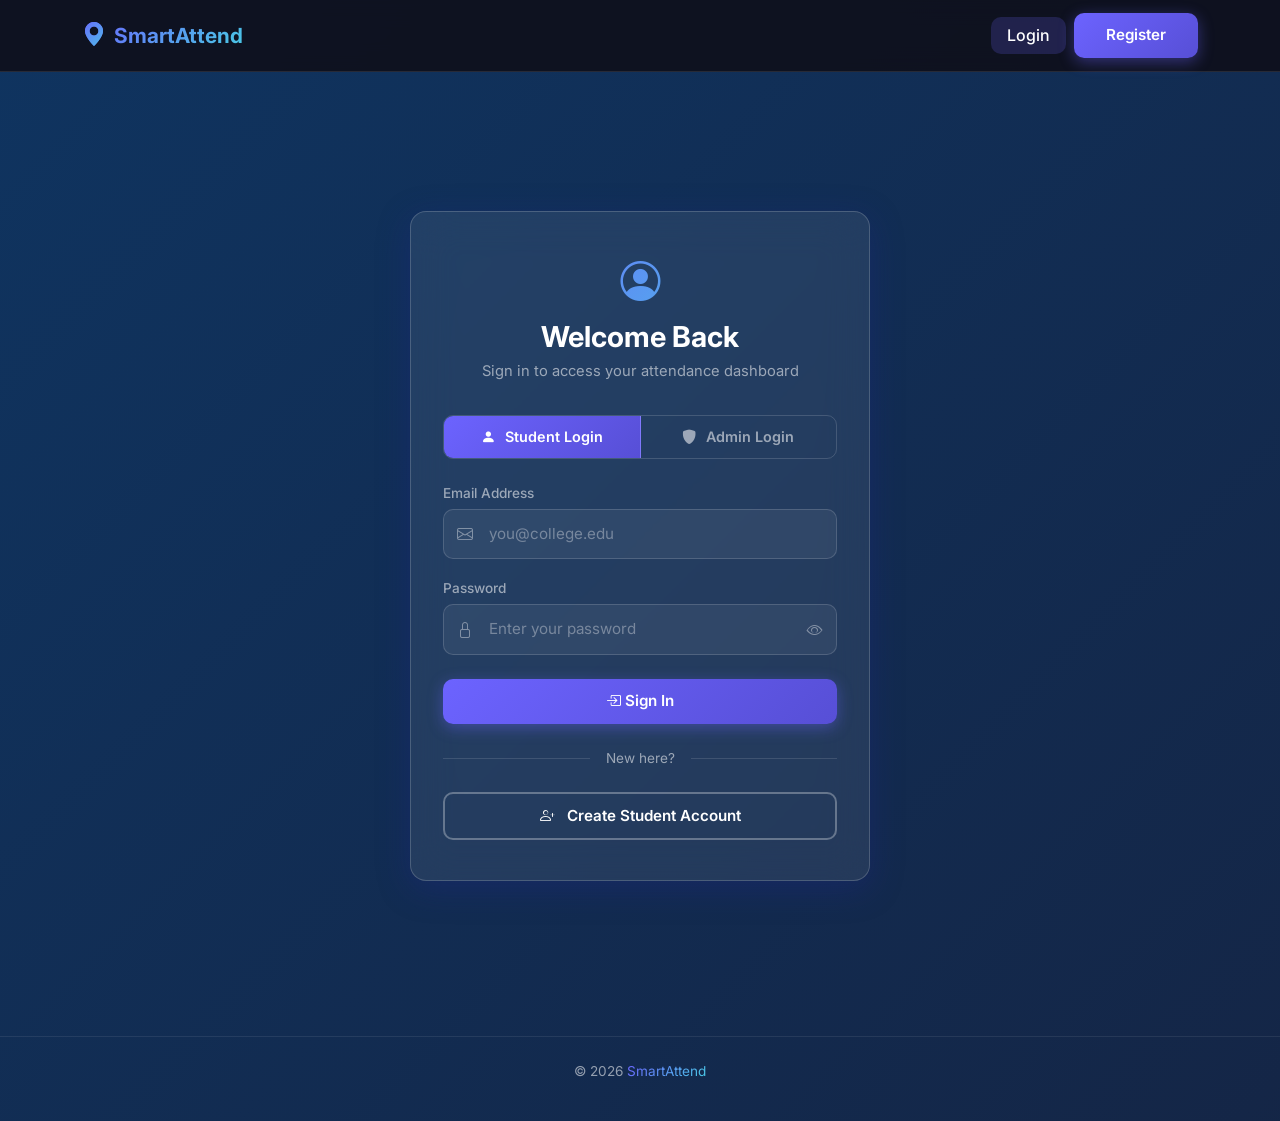
<file: dashboard.html>
<!DOCTYPE html>
<html lang="en">
<head>
  <meta charset="UTF-8" />
  <meta name="viewport" content="width=device-width, initial-scale=1.0" />
  <meta name="description" content="Student dashboard – Smart Location Based Attendance System." />
  <title>Dashboard – SmartAttend</title>
</head>
<body>
  <script>
    /* Redirect legacy dashboard.html to student-dashboard.html */
    window.location.replace('student-dashboard.html');
  </script>
</body>
</html>
</file>
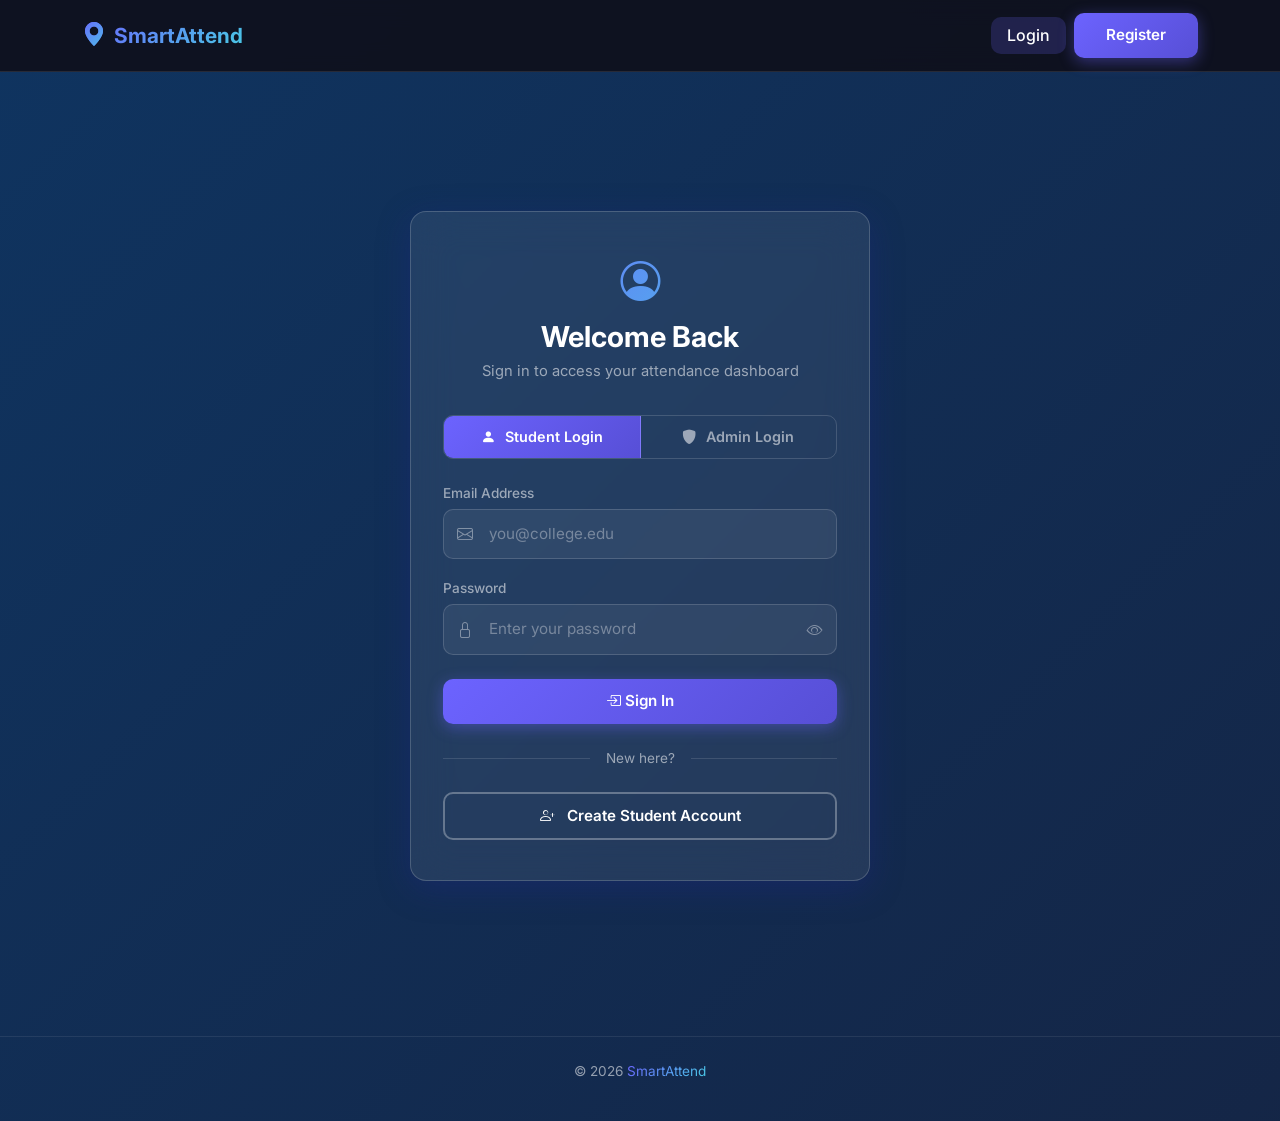
<file: login.html>
<!DOCTYPE html>
<html lang="en">
<head>
  <meta charset="UTF-8" />
  <meta name="viewport" content="width=device-width, initial-scale=1.0" />
  <meta name="description" content="Login to the Smart Location Based Attendance System." />
  <title>Login – SmartAttend</title>

  <!-- Bootstrap 5 -->
  <link rel="stylesheet" href="https://cdn.jsdelivr.net/npm/bootstrap@5.3.2/dist/css/bootstrap.min.css" />
  <!-- Bootstrap Icons -->
  <link rel="stylesheet" href="https://cdn.jsdelivr.net/npm/bootstrap-icons@1.11.3/font/bootstrap-icons.min.css" />
  <!-- Custom Styles -->
  <link rel="stylesheet" href="css/style.css" />
</head>
<body class="gradient-bg">

  <!-- Toast container -->
  <div class="toast-container-custom" id="toastContainer" aria-live="polite" aria-atomic="true"></div>

  <!-- ── Navbar ─────────────────────────────────────────────────── -->
  <nav class="navbar navbar-expand-lg navbar-custom" aria-label="Main navigation">
    <div class="container">
      <a class="navbar-brand-custom" href="index.html" aria-label="SmartAttend home">
        <i class="bi bi-geo-alt-fill"></i>
        SmartAttend
      </a>
      <div class="ms-auto d-flex align-items-center gap-2">
        <a class="nav-link-custom active" href="login.html">Login</a>
        <a class="btn-primary-custom" href="register.html">Register</a>
      </div>
    </div>
  </nav>

  <!-- ── Login Section ──────────────────────────────────────────── -->
  <main class="auth-bg" style="padding-top:5rem;">
    <div class="auth-card glass-card animate-fade-up">

      <!-- Header -->
      <div class="text-center mb-4">
        <i class="bi bi-person-circle auth-logo text-gradient" id="loginLogo" aria-hidden="true"></i>
        <h1 class="auth-title" id="loginTitle">Welcome Back</h1>
        <p class="auth-subtitle" id="loginSubtitle">Sign in to access your attendance dashboard</p>
      </div>

      <!-- Role Tab Switcher -->
      <div class="role-tabs" role="tablist" aria-label="Login role selection">
        <button class="role-tab active" id="tabStudent" role="tab" aria-selected="true"
                aria-controls="studentPanel" data-role="student">
          <i class="bi bi-person-fill me-1" aria-hidden="true"></i> Student Login
        </button>
        <button class="role-tab" id="tabAdmin" role="tab" aria-selected="false"
                aria-controls="adminPanel" data-role="admin">
          <i class="bi bi-shield-fill me-1" aria-hidden="true"></i> Admin Login
        </button>
      </div>

      <!-- ── Student Login Panel ── -->
      <div id="studentPanel" role="tabpanel" aria-labelledby="tabStudent">

        <!-- Error Alert -->
        <div id="loginAlert" class="alert-custom error" role="alert" style="display:none;">
          <i class="bi bi-exclamation-circle-fill" aria-hidden="true"></i>
          <span id="loginAlertMsg">Invalid credentials. Please try again.</span>
        </div>

        <!-- Success Alert -->
        <div id="loginSuccess" class="alert-custom success" role="status" style="display:none;">
          <i class="bi bi-check-circle-fill" aria-hidden="true"></i>
          <span>Login successful! Redirecting…</span>
        </div>

        <!-- Form -->
        <form id="loginForm" novalidate aria-label="Student login form">

          <!-- Email -->
          <div class="mb-3">
            <label class="form-label-custom" for="loginEmail">Email Address</label>
            <div class="form-floating-custom input-wrap">
              <i class="bi bi-envelope input-icon" aria-hidden="true"></i>
              <input
                type="email"
                id="loginEmail"
                class="form-control-custom"
                placeholder="you@college.edu"
                autocomplete="email"
                required
                aria-required="true"
                aria-describedby="loginEmailError"
              />
            </div>
            <div id="loginEmailError" class="invalid-feedback-custom" role="alert">
              Please enter a valid email address.
            </div>
          </div>

          <!-- Password -->
          <div class="mb-4">
            <label class="form-label-custom" for="loginPassword">Password</label>
            <div class="form-floating-custom password-wrap">
              <i class="bi bi-lock input-icon" aria-hidden="true"></i>
              <input
                type="password"
                id="loginPassword"
                class="form-control-custom"
                placeholder="Enter your password"
                autocomplete="current-password"
                required
                aria-required="true"
                aria-describedby="loginPasswordError"
              />
              <button type="button" class="password-toggle" id="toggleLoginPwd"
                      aria-label="Toggle password visibility">
                <i class="bi bi-eye" id="toggleLoginPwdIcon"></i>
              </button>
            </div>
            <div id="loginPasswordError" class="invalid-feedback-custom" role="alert">
              Password is required.
            </div>
          </div>

          <!-- Submit -->
          <button type="submit" class="btn-primary-custom w-100 justify-content-center" id="loginBtn">
            <span id="loginBtnText"><i class="bi bi-box-arrow-in-right me-1"></i>Sign In</span>
            <span id="loginSpinner" style="display:none;">
              <span class="spinner-custom me-1" aria-hidden="true"></span> Signing in…
            </span>
          </button>

        </form>

        <div class="auth-divider">
          <span>New here?</span>
        </div>

        <a href="register.html" class="btn-outline-custom w-100 justify-content-center">
          <i class="bi bi-person-plus me-1"></i> Create Student Account
        </a>

      </div><!-- /#studentPanel -->

      <!-- ── Admin Login Panel ── -->
      <div id="adminPanel" role="tabpanel" aria-labelledby="tabAdmin" style="display:none;">

        <!-- Error Alert -->
        <div id="adminLoginAlert" class="alert-custom error" role="alert" style="display:none;">
          <i class="bi bi-exclamation-circle-fill" aria-hidden="true"></i>
          <span id="adminLoginAlertMsg">Invalid credentials. Please try again.</span>
        </div>

        <!-- Success Alert -->
        <div id="adminLoginSuccess" class="alert-custom success" role="status" style="display:none;">
          <i class="bi bi-check-circle-fill" aria-hidden="true"></i>
          <span>Login successful! Redirecting…</span>
        </div>

        <!-- Form -->
        <form id="adminLoginForm" novalidate aria-label="Admin login form">

          <!-- Email -->
          <div class="mb-3">
            <label class="form-label-custom" for="adminEmail">Email</label>
            <div class="form-floating-custom input-wrap">
              <i class="bi bi-envelope input-icon" aria-hidden="true"></i>
              <input
                type="email"
                id="adminEmail"
                class="form-control-custom"
                placeholder="Enter admin email"
                autocomplete="email"
                required
                aria-required="true"
                aria-describedby="adminEmailError"
              />
            </div>
            <div id="adminEmailError" class="invalid-feedback-custom" role="alert">
              Email is required.
            </div>
          </div>

          <!-- Password -->
          <div class="mb-4">
            <label class="form-label-custom" for="adminPassword">Password</label>
            <div class="form-floating-custom password-wrap">
              <i class="bi bi-lock input-icon" aria-hidden="true"></i>
              <input
                type="password"
                id="adminPassword"
                class="form-control-custom"
                placeholder="Enter your password"
                autocomplete="current-password"
                required
                aria-required="true"
                aria-describedby="adminPasswordError"
              />
              <button type="button" class="password-toggle" id="toggleAdminPwd"
                      aria-label="Toggle password visibility">
                <i class="bi bi-eye" id="toggleAdminPwdIcon"></i>
              </button>
            </div>
            <div id="adminPasswordError" class="invalid-feedback-custom" role="alert">
              Password is required.
            </div>
          </div>

          <!-- Submit -->
          <button type="submit" class="btn-primary-custom w-100 justify-content-center" id="adminLoginBtn">
            <span id="adminLoginBtnText"><i class="bi bi-shield-lock me-1"></i>Sign In as Admin</span>
            <span id="adminLoginSpinner" style="display:none;">
              <span class="spinner-custom me-1" aria-hidden="true"></span> Signing in…
            </span>
          </button>

        </form>

        <div class="auth-divider">
          <span>Not an admin?</span>
        </div>

        <a href="admin-login.html" class="btn-outline-custom w-100 justify-content-center">
          <i class="bi bi-shield-lock me-1"></i> Go to Dedicated Admin Login
        </a>

      </div><!-- /#adminPanel -->

    </div>
  </main>

  <!-- Footer -->
  <footer class="footer-custom" role="contentinfo">
    <div class="container">
      <p>&copy; <span id="footerYear"></span> <span class="text-gradient fw-600">SmartAttend</span></p>
    </div>
  </footer>

  <!-- Bootstrap JS -->
  <script src="https://cdn.jsdelivr.net/npm/bootstrap@5.3.2/dist/js/bootstrap.bundle.min.js"></script>
  <!-- Shared config (API_BASE) -->
  <script src="config.js"></script>
  <!-- API -->
  <script src="js/api.js"></script>

  <script>
    document.getElementById('footerYear').textContent = new Date().getFullYear();

    /* ── Redirect if already logged in ── */
    (function () {
      const role = localStorage.getItem('role');
      if (role === 'student' && localStorage.getItem('student_id')) {
        window.location.href = 'student-dashboard.html';
      } else if (role === 'admin' && localStorage.getItem('admin_token')) {
        window.location.href = 'admin-dashboard.html';
      }
    })();

    /* ── Role Tab Switching ── */
    const tabStudent  = document.getElementById('tabStudent');
    const tabAdmin    = document.getElementById('tabAdmin');
    const studentPanel = document.getElementById('studentPanel');
    const adminPanel   = document.getElementById('adminPanel');
    const loginLogo   = document.getElementById('loginLogo');
    const loginTitle  = document.getElementById('loginTitle');
    const loginSubtitle = document.getElementById('loginSubtitle');

    function switchTab(role) {
      if (role === 'student') {
        tabStudent.classList.add('active');
        tabStudent.setAttribute('aria-selected', 'true');
        tabAdmin.classList.remove('active');
        tabAdmin.setAttribute('aria-selected', 'false');
        studentPanel.style.display = 'block';
        adminPanel.style.display   = 'none';
        loginLogo.className = 'bi bi-person-circle auth-logo text-gradient';
        loginTitle.textContent   = 'Welcome Back';
        loginSubtitle.textContent = 'Sign in to access your attendance dashboard';
      } else {
        tabAdmin.classList.add('active');
        tabAdmin.setAttribute('aria-selected', 'true');
        tabStudent.classList.remove('active');
        tabStudent.setAttribute('aria-selected', 'false');
        adminPanel.style.display   = 'block';
        studentPanel.style.display = 'none';
        loginLogo.className = 'bi bi-shield-lock auth-logo text-gradient';
        loginTitle.textContent    = 'Admin Portal';
        loginSubtitle.textContent = 'Sign in to access the teacher / admin dashboard';
      }
    }

    tabStudent.addEventListener('click', () => switchTab('student'));
    tabAdmin.addEventListener('click',   () => switchTab('admin'));

    /* ── Student Password toggle ── */
    document.getElementById('toggleLoginPwd').addEventListener('click', () => {
      const pwd  = document.getElementById('loginPassword');
      const icon = document.getElementById('toggleLoginPwdIcon');
      const isText = pwd.type === 'text';
      pwd.type = isText ? 'password' : 'text';
      icon.className = isText ? 'bi bi-eye' : 'bi bi-eye-slash';
    });

    /* ── Admin Password toggle ── */
    document.getElementById('toggleAdminPwd').addEventListener('click', () => {
      const pwd  = document.getElementById('adminPassword');
      const icon = document.getElementById('toggleAdminPwdIcon');
      const isText = pwd.type === 'text';
      pwd.type = isText ? 'password' : 'text';
      icon.className = isText ? 'bi bi-eye' : 'bi bi-eye-slash';
    });

    /* ── Toast helper ── */
    function showToast(msg, type = 'info') {
      const icons = { success: 'bi-check-circle-fill', error: 'bi-x-circle-fill', info: 'bi-info-circle-fill' };
      const container = document.getElementById('toastContainer');
      const el = document.createElement('div');
      el.className = `toast-custom ${type}`;
      el.setAttribute('role', type === 'error' ? 'alert' : 'status');
      el.innerHTML = `
        <i class="bi ${icons[type] || icons.info} toast-icon" aria-hidden="true"></i>
        <span class="toast-msg">${msg}</span>
        <button class="toast-close" aria-label="Close notification">&times;</button>
      `;
      el.querySelector('.toast-close').addEventListener('click', () => el.remove());
      container.appendChild(el);
      setTimeout(() => el.remove(), 4500);
    }

    /* ── Inline validation helpers ── */
    function setError(inputId, errorId, show) {
      const input = document.getElementById(inputId);
      const err   = document.getElementById(errorId);
      if (show) {
        input.classList.add('is-invalid');
        input.classList.remove('is-valid');
        err.classList.add('show');
        input.setAttribute('aria-invalid', 'true');
      } else {
        input.classList.remove('is-invalid');
        input.classList.add('is-valid');
        err.classList.remove('show');
        input.setAttribute('aria-invalid', 'false');
      }
    }

    /* ── Student form validation ── */
    function validateStudentForm() {
      let valid = true;
      const email    = document.getElementById('loginEmail').value.trim();
      const password = document.getElementById('loginPassword').value;

      const emailOk = /^[^\s@]+@[^\s@]+\.[^\s@]+$/.test(email);
      setError('loginEmail', 'loginEmailError', !emailOk);
      if (!emailOk) valid = false;

      setError('loginPassword', 'loginPasswordError', password.length === 0);
      if (password.length === 0) valid = false;

      return valid;
    }

    /* ── Admin form validation ── */
    function validateAdminForm() {
      let valid = true;
      const email    = document.getElementById('adminEmail').value.trim();
      const password = document.getElementById('adminPassword').value;

      setError('adminEmail', 'adminEmailError', email.length === 0);
      if (!email) valid = false;

      setError('adminPassword', 'adminPasswordError', password.length === 0);
      if (!password) valid = false;

      return valid;
    }

    /* ── Student form submit ── */
    document.getElementById('loginForm').addEventListener('submit', async (e) => {
      e.preventDefault();
      if (!validateStudentForm()) return;

      const loginAlert   = document.getElementById('loginAlert');
      const loginSuccess = document.getElementById('loginSuccess');
      const loginBtn     = document.getElementById('loginBtn');
      const loginBtnText = document.getElementById('loginBtnText');
      const loginSpinner = document.getElementById('loginSpinner');

      loginAlert.style.display   = 'none';
      loginSuccess.style.display = 'none';

      loginBtn.disabled          = true;
      loginBtnText.style.display = 'none';
      loginSpinner.style.display = 'inline-flex';

      const payload = {
        email:    document.getElementById('loginEmail').value.trim(),
        password: document.getElementById('loginPassword').value,
      };

      const result = await loginUser(payload);

      loginBtn.disabled          = false;
      loginBtnText.style.display = 'inline-flex';
      loginSpinner.style.display = 'none';

      if (result.ok) {
        loginSuccess.style.display = 'flex';
        showToast('Login successful! Redirecting…', 'success');
        setTimeout(() => { window.location.href = 'student-dashboard.html'; }, 1200);
      } else {
        loginAlert.style.display = 'flex';
        document.getElementById('loginAlertMsg').textContent =
          result.message || 'Invalid credentials. Please try again.';
        showToast(result.message || 'Login failed', 'error');
      }
    });

    /* ── Admin form submit ── */
    document.getElementById('adminLoginForm').addEventListener('submit', async (e) => {
      e.preventDefault();
      if (!validateAdminForm()) return;

      const alert   = document.getElementById('adminLoginAlert');
      const success = document.getElementById('adminLoginSuccess');
      const btn     = document.getElementById('adminLoginBtn');
      const btnText = document.getElementById('adminLoginBtnText');
      const spinner = document.getElementById('adminLoginSpinner');

      alert.style.display   = 'none';
      success.style.display = 'none';

      btn.disabled        = true;
      btnText.style.display = 'none';
      spinner.style.display = 'inline-flex';

      const payload = {
        email:    document.getElementById('adminEmail').value.trim(),
        password: document.getElementById('adminPassword').value,
      };

      const result = await adminLogin(payload);

      btn.disabled        = false;
      btnText.style.display = 'inline-flex';
      spinner.style.display = 'none';

      if (result.ok) {
        success.style.display = 'flex';
        showToast('Login successful! Redirecting…', 'success');
        setTimeout(() => { window.location.href = 'admin-dashboard.html'; }, 1200);
      } else {
        alert.style.display = 'flex';
        document.getElementById('adminLoginAlertMsg').textContent =
          result.message || 'Invalid credentials. Please try again.';
        showToast(result.message || 'Login failed', 'error');
      }
    });

    /* ── Live validation on blur (student) ── */
    document.getElementById('loginEmail').addEventListener('blur', () => {
      const val = document.getElementById('loginEmail').value.trim();
      if (val) setError('loginEmail', 'loginEmailError', !/^[^\s@]+@[^\s@]+\.[^\s@]+$/.test(val));
    });
    document.getElementById('loginPassword').addEventListener('blur', () => {
      if (document.getElementById('loginPassword').value)
        setError('loginPassword', 'loginPasswordError', false);
    });

    /* ── Live validation on blur (admin) ── */
    document.getElementById('adminEmail').addEventListener('blur', () => {
      const val = document.getElementById('adminEmail').value.trim();
      setError('adminEmail', 'adminEmailError', val.length === 0);
    });
    document.getElementById('adminPassword').addEventListener('blur', () => {
      const val = document.getElementById('adminPassword').value;
      setError('adminPassword', 'adminPasswordError', val.length === 0);
    });
  </script>

</body>
</html>
</file>
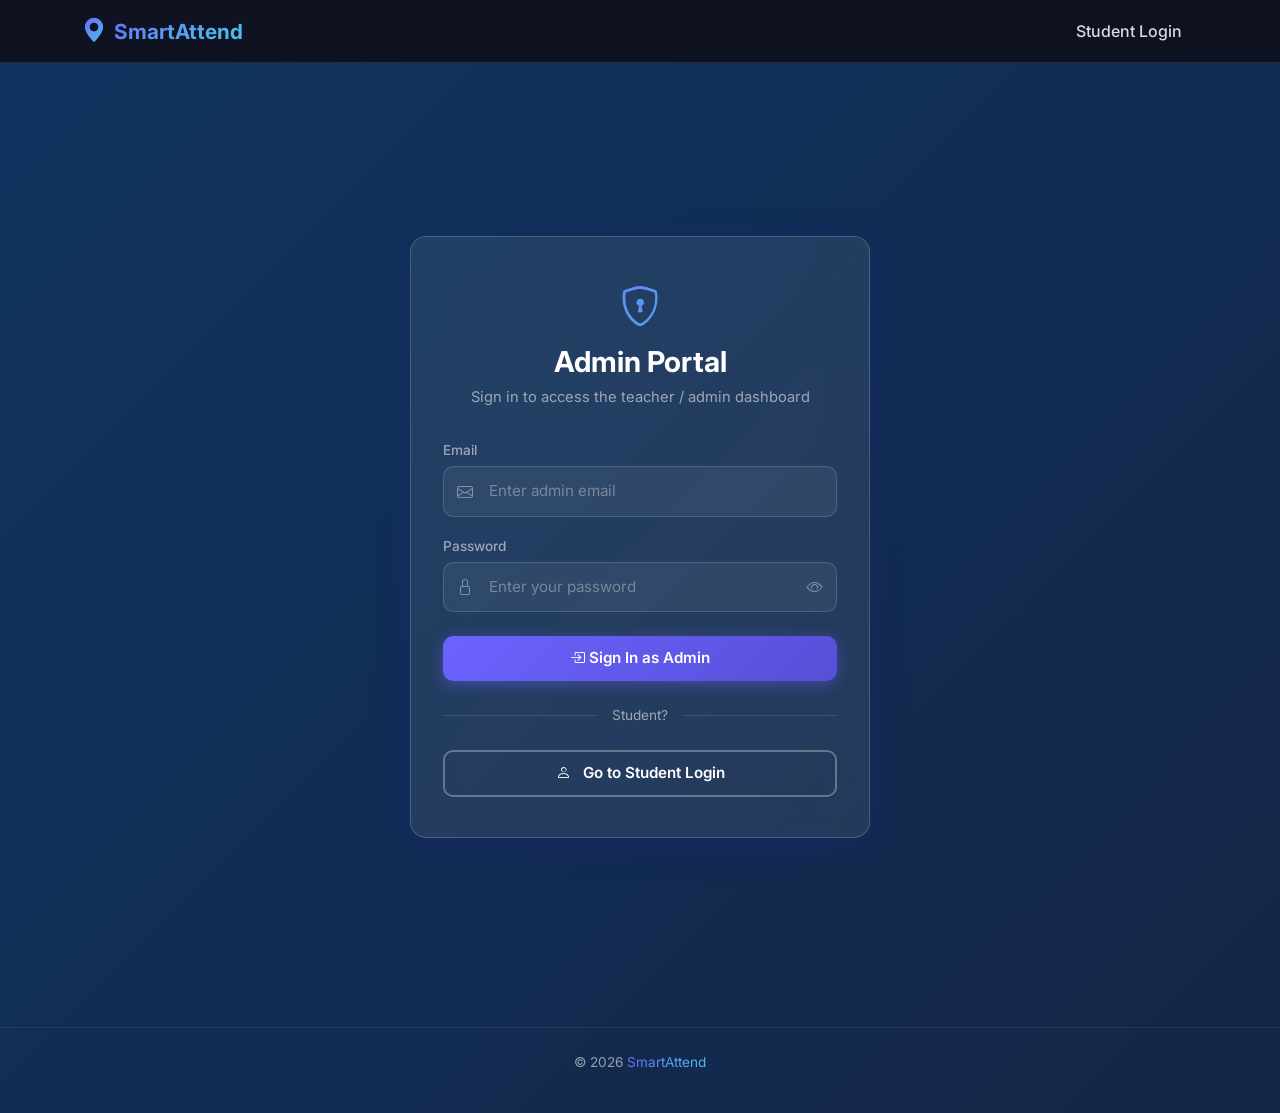
<file: manage-classes.html>
<!DOCTYPE html>
<html lang="en">
<head>
  <meta charset="UTF-8" />
  <meta name="viewport" content="width=device-width, initial-scale=1.0" />
  <meta name="description" content="Manage Classes – Smart Location Based Attendance System." />
  <title>Manage Classes – SmartAttend</title>

  <!-- Bootstrap 5 -->
  <link rel="stylesheet" href="https://cdn.jsdelivr.net/npm/bootstrap@5.3.2/dist/css/bootstrap.min.css" />
  <!-- Bootstrap Icons -->
  <link rel="stylesheet" href="https://cdn.jsdelivr.net/npm/bootstrap-icons@1.11.3/font/bootstrap-icons.min.css" />
  <!-- Custom Styles -->
  <link rel="stylesheet" href="css/style.css" />
</head>
<body class="admin-body">

  <!-- Toast container -->
  <div class="toast-container-custom" id="toastContainer" aria-live="polite" aria-atomic="true"></div>

  <!-- Sidebar overlay (mobile) -->
  <div class="sidebar-overlay" id="sidebarOverlay" aria-hidden="true"></div>

  <div class="admin-layout">

    <!-- ── Sidebar ─────────────────────────────────────────────── -->
    <aside class="admin-sidebar" id="adminSidebar" aria-label="Admin navigation">
      <a class="sidebar-brand" href="admin-dashboard.html" aria-label="SmartAttend Admin home">
        <i class="bi bi-geo-alt-fill"></i>
        SmartAttend
      </a>

      <div class="sidebar-label">Main Menu</div>
      <ul class="sidebar-nav">
        <li>
          <a href="admin-dashboard.html">
            <i class="bi bi-speedometer2"></i> Dashboard
          </a>
        </li>
        <li>
          <a href="manage-classes.html" class="active" aria-current="page">
            <i class="bi bi-journal-bookmark"></i> Classes
          </a>
        </li>
        <li>
          <a href="students-list.html">
            <i class="bi bi-people"></i> Students
          </a>
        </li>
        <li>
          <a href="attendance-report.html">
            <i class="bi bi-clipboard-data"></i> Attendance Report
          </a>
        </li>
      </ul>

      <div class="sidebar-logout">
        <button id="logoutBtn" class="btn-outline-custom w-100 justify-content-center"
                style="font-size:.88rem; padding:.6rem 1rem;" aria-label="Logout">
          <i class="bi bi-box-arrow-left me-1"></i> Logout
        </button>
      </div>
    </aside>

    <!-- ── Main Content ──────────────────────────────────────────── -->
    <div class="admin-main">

      <!-- Topbar -->
      <header class="admin-topbar">
        <button class="sidebar-toggle" id="sidebarToggle" aria-label="Toggle sidebar">
          <i class="bi bi-list"></i>
        </button>
        <div class="page-title">
          <i class="bi bi-journal-bookmark me-2" style="color:var(--primary);" aria-hidden="true"></i>
          Manage Classes
        </div>
        <span style="font-size:.82rem; color:var(--text-muted-light);" id="topbarDate"></span>
      </header>

      <!-- Content -->
      <div class="admin-content">

        <!-- Create Class Form -->
        <div class="glass-card p-4 mb-4 animate-fade-down">
          <h5 class="mb-3">
            <i class="bi bi-plus-circle me-2" style="color:var(--primary);" aria-hidden="true"></i>
            Create New Class
          </h5>

          <!-- Form alert -->
          <div id="formAlert" class="alert-custom error" role="alert" style="display:none;">
            <i class="bi bi-exclamation-circle-fill" aria-hidden="true"></i>
            <span id="formAlertMsg">Please fill in all required fields.</span>
          </div>
          <div id="formSuccess" class="alert-custom success" role="status" style="display:none;">
            <i class="bi bi-check-circle-fill" aria-hidden="true"></i>
            <span>Class created successfully!</span>
          </div>

          <form id="createClassForm" novalidate aria-label="Create class form">
            <div class="row g-3">
              <div class="col-md-6">
                <label class="form-label-custom" for="className">Class Name <span style="color:var(--accent)">*</span></label>
                <div class="form-floating-custom input-wrap">
                  <i class="bi bi-journals input-icon" aria-hidden="true"></i>
                  <input type="text" id="className" class="form-control-custom"
                         placeholder="e.g. Semester 3 – Section A"
                         required aria-required="true" />
                </div>
              </div>
              <div class="col-md-6">
                <label class="form-label-custom" for="classSubject">Subject <span style="color:var(--accent)">*</span></label>
                <div class="form-floating-custom input-wrap">
                  <i class="bi bi-book input-icon" aria-hidden="true"></i>
                  <input type="text" id="classSubject" class="form-control-custom"
                         placeholder="e.g. Data Structures"
                         required aria-required="true" />
                </div>
              </div>
              <div class="col-md-6">
                <label class="form-label-custom" for="teacherName">Teacher Name <span style="color:var(--accent)">*</span></label>
                <div class="form-floating-custom input-wrap">
                  <i class="bi bi-person-workspace input-icon" aria-hidden="true"></i>
                  <input type="text" id="teacherName" class="form-control-custom"
                         placeholder="e.g. Prof. Sharma"
                         required aria-required="true" />
                </div>
              </div>
              <div class="col-md-6">
                <label class="form-label-custom" for="scheduleTime">Schedule Time <span style="color:var(--accent)">*</span></label>
                <div class="form-floating-custom input-wrap">
                  <i class="bi bi-clock input-icon" aria-hidden="true"></i>
                  <input type="text" id="scheduleTime" class="form-control-custom"
                         placeholder="e.g. Mon/Wed/Fri 10:00–11:00 AM"
                         required aria-required="true" />
                </div>
              </div>
              <div class="col-12">
                <button type="submit" class="btn-primary-custom" id="createClassBtn">
                  <span id="createBtnText"><i class="bi bi-plus-lg me-1"></i> Create Class</span>
                  <span id="createSpinner" style="display:none;">
                    <span class="spinner-custom me-1" aria-hidden="true"></span> Creating…
                  </span>
                </button>
              </div>
            </div>
          </form>
        </div>

        <!-- Classes List -->
        <div class="glass-card animate-fade-up" style="animation-delay:.1s;">

          <!-- List header -->
          <div class="p-3 pb-2 d-flex align-items-center justify-content-between flex-wrap gap-2">
            <div class="section-header mb-0">
              <h5 class="section-title mb-0">
                <i class="bi bi-list-ul me-2" aria-hidden="true"></i>All Classes
              </h5>
              <p class="section-sub mb-0" id="classCount"></p>
            </div>
            <button class="btn-outline-custom" id="refreshClassesBtn"
                    style="font-size:.82rem; padding:.35rem .9rem;" aria-label="Refresh classes list">
              <i class="bi bi-arrow-clockwise me-1"></i> Refresh
            </button>
          </div>

          <!-- Loading / Error states -->
          <div id="classesLoading" class="page-loading py-4" aria-live="polite">
            <div class="spinner-custom" style="width:32px; height:32px; border-width:3px;" aria-hidden="true"></div>
            <p class="text-muted-light">Loading classes…</p>
          </div>

          <div id="classesError" style="display:none;" class="page-loading py-4" aria-live="polite">
            <div class="glass-card p-3 text-center" style="max-width:360px;">
              <i class="bi bi-exclamation-triangle-fill"
                 style="font-size:2rem; color:var(--danger); display:block; margin-bottom:.75rem;"
                 aria-hidden="true"></i>
              <p id="classesErrorMsg" class="text-muted-light mb-2">Failed to load classes.</p>
              <button class="btn-primary-custom" onclick="loadClasses()" style="font-size:.85rem; padding:.5rem 1.2rem;">
                <i class="bi bi-arrow-clockwise me-1"></i> Retry
              </button>
            </div>
          </div>

          <div id="classesList" style="display:none;" aria-label="Classes list">
            <!-- Cards injected by JS -->
          </div>

          <div id="noClasses" class="no-records" style="display:none;" aria-live="polite">
            <i class="bi bi-journal-x" aria-hidden="true"></i>
            No classes found. Create your first class above.
          </div>

        </div><!-- /classes card -->

      </div><!-- /.admin-content -->

      <!-- Footer -->
      <footer class="footer-custom" role="contentinfo" style="margin-top:0;">
        <div class="container-fluid px-4">
          <p>&copy; <span id="footerYear"></span> <span class="text-gradient fw-600">SmartAttend</span></p>
        </div>
      </footer>

    </div><!-- /.admin-main -->
  </div><!-- /.admin-layout -->

  <!-- Bootstrap JS -->
  <script src="https://cdn.jsdelivr.net/npm/bootstrap@5.3.2/dist/js/bootstrap.bundle.min.js"></script>
  <!-- Shared config (API_BASE) -->
  <script src="config.js"></script>
  <!-- API -->
  <script src="js/api.js"></script>

  <script>
    document.getElementById('footerYear').textContent = new Date().getFullYear();
    document.getElementById('topbarDate').textContent =
      new Date().toLocaleDateString('en-US', { weekday: 'short', month: 'short', day: 'numeric', year: 'numeric' });

    /* ── Auth guard ── */
    if (!localStorage.getItem('admin_token') || localStorage.getItem('role') !== 'admin') {
      window.location.href = 'admin-login.html';
    }

    /* ── Sidebar toggle ── */
    const sidebar   = document.getElementById('adminSidebar');
    const overlay   = document.getElementById('sidebarOverlay');
    const toggleBtn = document.getElementById('sidebarToggle');

    function openSidebar() {
      sidebar.classList.add('open');
      overlay.classList.add('active');
      overlay.setAttribute('aria-hidden', 'false');
    }
    function closeSidebar() {
      sidebar.classList.remove('open');
      overlay.classList.remove('active');
      overlay.setAttribute('aria-hidden', 'true');
    }

    toggleBtn.addEventListener('click', () => {
      sidebar.classList.contains('open') ? closeSidebar() : openSidebar();
    });
    overlay.addEventListener('click', closeSidebar);

    /* ── Toast helper ── */
    function showToast(msg, type = 'info') {
      const icons = { success: 'bi-check-circle-fill', error: 'bi-x-circle-fill', info: 'bi-info-circle-fill' };
      const container = document.getElementById('toastContainer');
      const el = document.createElement('div');
      el.className = `toast-custom ${type}`;
      el.setAttribute('role', type === 'error' ? 'alert' : 'status');
      el.innerHTML = `
        <i class="bi ${icons[type] || icons.info} toast-icon" aria-hidden="true"></i>
        <span class="toast-msg">${msg}</span>
        <button class="toast-close" aria-label="Close notification">&times;</button>
      `;
      el.querySelector('.toast-close').addEventListener('click', () => el.remove());
      container.appendChild(el);
      setTimeout(() => el.remove(), 4500);
    }

    /* ── Render classes list ── */
    function renderClasses(classes) {
      const list    = document.getElementById('classesList');
      const noEl    = document.getElementById('noClasses');
      const countEl = document.getElementById('classCount');
      list.innerHTML = '';

      countEl.textContent = `${classes.length} class${classes.length !== 1 ? 'es' : ''} total`;

      if (classes.length === 0) {
        noEl.style.display  = 'block';
        list.style.display  = 'none';
        return;
      }
      noEl.style.display  = 'none';
      list.style.display  = 'block';

      classes.forEach((cls) => {
        const name     = cls.class_name  ?? cls.className  ?? cls.name     ?? '—';
        const subject  = cls.subject     ?? '—';
        const teacher  = cls.teacher_name ?? cls.teacherName ?? cls.teacher  ?? '—';
        const schedule = cls.schedule_time ?? cls.scheduleTime ?? cls.schedule ?? '—';

        const div = document.createElement('div');
        div.className = 'class-card';
        div.innerHTML = `
          <div class="class-card-title">
            <i class="bi bi-journal-bookmark me-2" style="color:var(--primary);" aria-hidden="true"></i>
            ${name}
          </div>
          <div class="class-card-meta">
            <span><i class="bi bi-book" aria-hidden="true"></i> ${subject}</span>
            <span><i class="bi bi-person-workspace" aria-hidden="true"></i> ${teacher}</span>
            <span><i class="bi bi-clock" aria-hidden="true"></i> ${schedule}</span>
          </div>
        `;
        list.appendChild(div);
      });
    }

    /* ── Load classes ── */
    async function loadClasses() {
      document.getElementById('classesLoading').style.display = 'flex';
      document.getElementById('classesError').style.display   = 'none';
      document.getElementById('classesList').style.display    = 'none';
      document.getElementById('noClasses').style.display      = 'none';

      const result = await getAdminClasses();

      document.getElementById('classesLoading').style.display = 'none';

      if (!result.ok) {
        document.getElementById('classesErrorMsg').textContent = result.message || 'Failed to load classes.';
        document.getElementById('classesError').style.display = 'flex';
        showToast(result.message || 'Failed to load classes', 'error');
        return;
      }

      const data = result.data;
      const classes = Array.isArray(data) ? data : (data.classes ?? data.data ?? []);
      renderClasses(classes);
    }

    /* ── Create class form submit ── */
    document.getElementById('createClassForm').addEventListener('submit', async (e) => {
      e.preventDefault();

      const formAlert   = document.getElementById('formAlert');
      const formSuccess = document.getElementById('formSuccess');
      const btn         = document.getElementById('createClassBtn');
      const btnText     = document.getElementById('createBtnText');
      const spinner     = document.getElementById('createSpinner');

      const className   = document.getElementById('className').value.trim();
      const subject     = document.getElementById('classSubject').value.trim();
      const teacherName = document.getElementById('teacherName').value.trim();
      const scheduleTime = document.getElementById('scheduleTime').value.trim();

      if (!className || !subject || !teacherName || !scheduleTime) {
        formAlert.style.display = 'flex';
        document.getElementById('formAlertMsg').textContent = 'Please fill in all required fields.';
        formSuccess.style.display = 'none';
        return;
      }

      formAlert.style.display   = 'none';
      formSuccess.style.display = 'none';
      btn.disabled              = true;
      btnText.style.display     = 'none';
      spinner.style.display     = 'inline-flex';

      const result = await createClass({ class_name: className, subject, teacher_name: teacherName, schedule_time: scheduleTime });

      btn.disabled          = false;
      btnText.style.display = 'inline-flex';
      spinner.style.display = 'none';

      if (result.ok) {
        formSuccess.style.display = 'flex';
        showToast('Class created successfully!', 'success');
        document.getElementById('createClassForm').reset();
        loadClasses();
      } else {
        formAlert.style.display = 'flex';
        document.getElementById('formAlertMsg').textContent =
          result.message || 'Failed to create class.';
        showToast(result.message || 'Failed to create class', 'error');
      }
    });

    /* ── Refresh button ── */
    document.getElementById('refreshClassesBtn').addEventListener('click', () => {
      showToast('Refreshing classes…', 'info');
      loadClasses();
    });

    /* ── Logout ── */
    document.getElementById('logoutBtn').addEventListener('click', () => {
      clearAdminSession();
      showToast('Logged out successfully', 'info');
      setTimeout(() => { window.location.href = 'admin-login.html'; }, 800);
    });

    /* ── Init ── */
    loadClasses();
  </script>

</body>
</html>
</file>
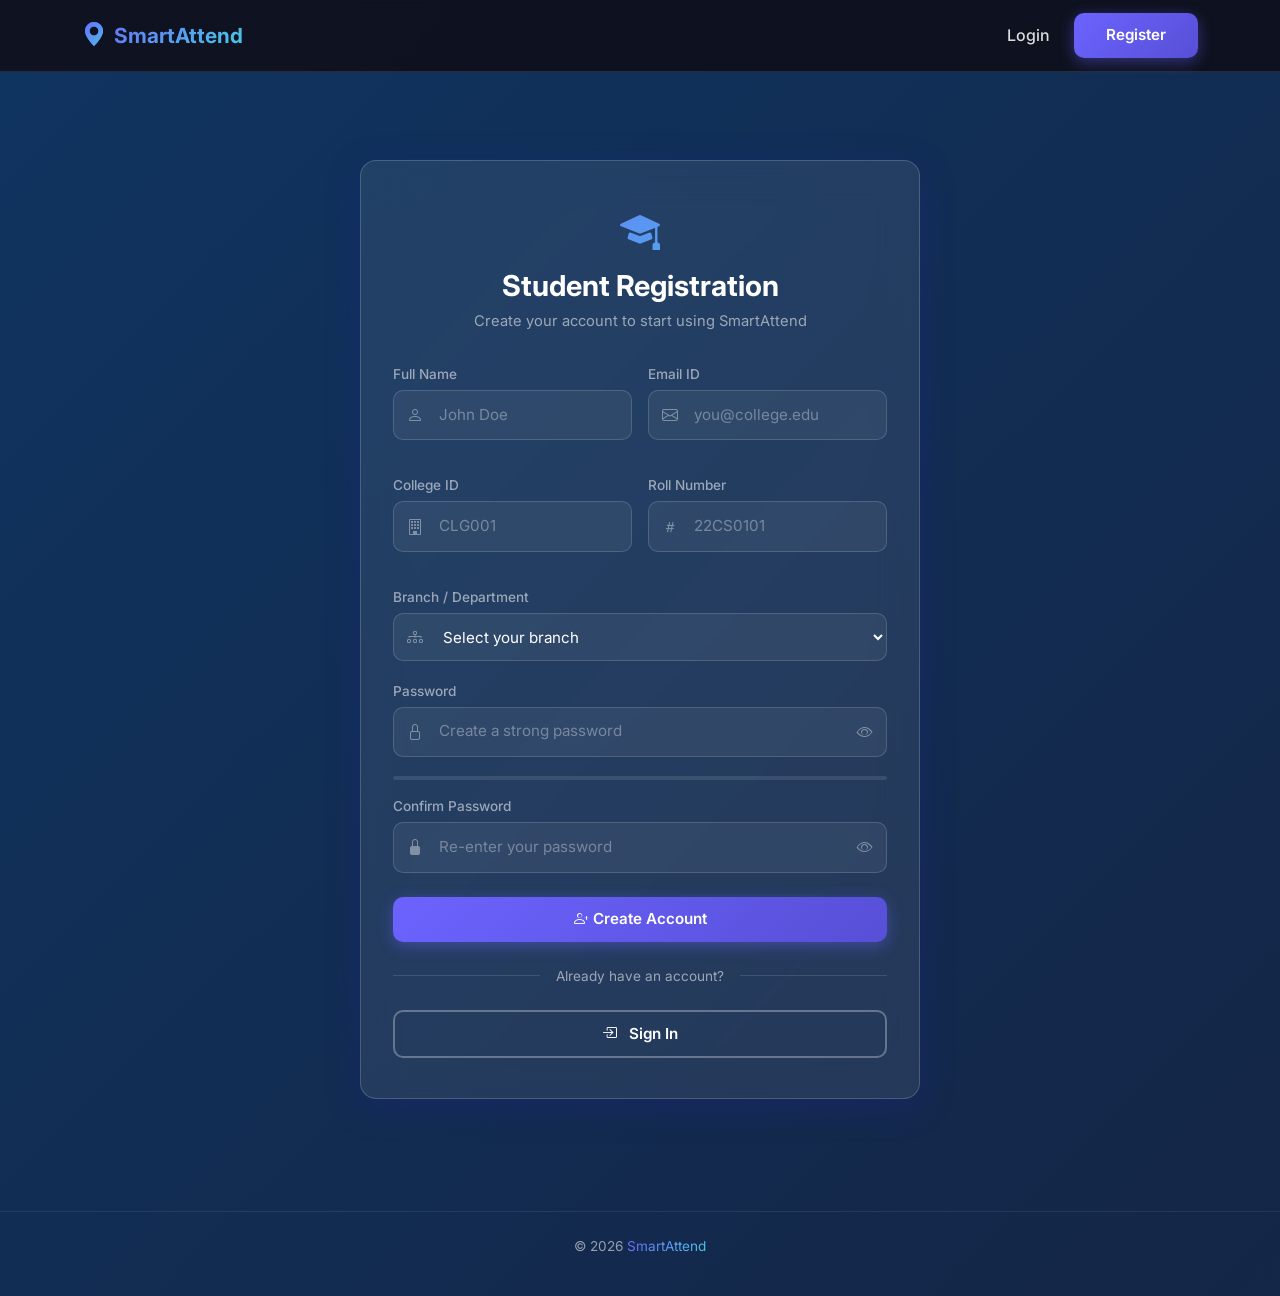
<file: register.html>
<!DOCTYPE html>
<html lang="en">
<head>
  <meta charset="UTF-8" />
  <meta name="viewport" content="width=device-width, initial-scale=1.0" />
  <meta name="description" content="Register as a student on the Smart Location Based Attendance System." />
  <title>Register – SmartAttend</title>

  <!-- Bootstrap 5 -->
  <link rel="stylesheet" href="https://cdn.jsdelivr.net/npm/bootstrap@5.3.2/dist/css/bootstrap.min.css" />
  <!-- Bootstrap Icons -->
  <link rel="stylesheet" href="https://cdn.jsdelivr.net/npm/bootstrap-icons@1.11.3/font/bootstrap-icons.min.css" />
  <!-- Custom Styles -->
  <link rel="stylesheet" href="css/style.css" />
</head>
<body class="gradient-bg">

  <!-- Toast container -->
  <div class="toast-container-custom" id="toastContainer" aria-live="polite" aria-atomic="true"></div>

  <!-- ── Navbar ─────────────────────────────────────────────────── -->
  <nav class="navbar navbar-expand-lg navbar-custom" aria-label="Main navigation">
    <div class="container">
      <a class="navbar-brand-custom" href="index.html" aria-label="SmartAttend home">
        <i class="bi bi-geo-alt-fill"></i>
        SmartAttend
      </a>
      <div class="ms-auto d-flex align-items-center gap-2">
        <a class="nav-link-custom" href="login.html">Login</a>
        <a class="btn-primary-custom active" href="register.html">Register</a>
      </div>
    </div>
  </nav>

  <!-- ── Register Section ───────────────────────────────────────── -->
  <main style="padding: 5.5rem 1rem 3rem;">
    <div class="container d-flex justify-content-center">
      <div class="auth-card glass-card animate-fade-up" style="max-width:560px; width:100%;">

        <!-- Header -->
        <div class="text-center mb-4">
          <i class="bi bi-mortarboard-fill auth-logo text-gradient" aria-hidden="true"></i>
          <h1 class="auth-title">Student Registration</h1>
          <p class="auth-subtitle">Create your account to start using SmartAttend</p>
        </div>

        <!-- Error Alert -->
        <div id="regAlert" class="alert-custom error" role="alert" style="display:none;">
          <i class="bi bi-exclamation-circle-fill" aria-hidden="true"></i>
          <span id="regAlertMsg">Registration failed. Please check your details.</span>
        </div>

        <!-- Success Alert -->
        <div id="regSuccess" class="alert-custom success" role="status" style="display:none;">
          <i class="bi bi-check-circle-fill" aria-hidden="true"></i>
          <span>Account created! Redirecting to login…</span>
        </div>

        <!-- Form -->
        <form id="registerForm" novalidate aria-label="Student registration form">

          <!-- Row 1: Full Name + Email -->
          <div class="row g-3 mb-0">
            <div class="col-md-6">
              <label class="form-label-custom" for="regFullName">Full Name</label>
              <div class="form-floating-custom">
                <i class="bi bi-person input-icon" aria-hidden="true"></i>
                <input
                  type="text"
                  id="regFullName"
                  class="form-control-custom"
                  placeholder="John Doe"
                  autocomplete="name"
                  required
                  aria-required="true"
                  aria-describedby="regFullNameError"
                />
              </div>
              <div id="regFullNameError" class="invalid-feedback-custom" role="alert">
                Full name is required.
              </div>
            </div>

            <div class="col-md-6">
              <label class="form-label-custom" for="regEmail">Email ID</label>
              <div class="form-floating-custom">
                <i class="bi bi-envelope input-icon" aria-hidden="true"></i>
                <input
                  type="email"
                  id="regEmail"
                  class="form-control-custom"
                  placeholder="you@college.edu"
                  autocomplete="email"
                  required
                  aria-required="true"
                  aria-describedby="regEmailError"
                />
              </div>
              <div id="regEmailError" class="invalid-feedback-custom" role="alert">
                Please enter a valid email address.
              </div>
            </div>
          </div>

          <!-- Row 2: College ID + Roll Number -->
          <div class="row g-3 mt-0 mb-0">
            <div class="col-md-6 mt-3">
              <label class="form-label-custom" for="regCollegeId">College ID</label>
              <div class="form-floating-custom">
                <i class="bi bi-building input-icon" aria-hidden="true"></i>
                <input
                  type="text"
                  id="regCollegeId"
                  class="form-control-custom"
                  placeholder="CLG001"
                  required
                  aria-required="true"
                  aria-describedby="regCollegeIdError"
                />
              </div>
              <div id="regCollegeIdError" class="invalid-feedback-custom" role="alert">
                College ID is required.
              </div>
            </div>

            <div class="col-md-6 mt-3">
              <label class="form-label-custom" for="regRollNumber">Roll Number</label>
              <div class="form-floating-custom">
                <i class="bi bi-hash input-icon" aria-hidden="true"></i>
                <input
                  type="text"
                  id="regRollNumber"
                  class="form-control-custom"
                  placeholder="22CS0101"
                  required
                  aria-required="true"
                  aria-describedby="regRollNumberError"
                />
              </div>
              <div id="regRollNumberError" class="invalid-feedback-custom" role="alert">
                Roll number is required.
              </div>
            </div>
          </div>

          <!-- Branch -->
          <div class="mt-3 mb-0">
            <label class="form-label-custom" for="regBranch">Branch / Department</label>
            <div class="form-floating-custom">
              <i class="bi bi-diagram-3 input-icon" aria-hidden="true"></i>
              <select
                id="regBranch"
                class="form-control-custom"
                required
                aria-required="true"
                aria-describedby="regBranchError"
                style="padding-left:2.8rem; cursor:pointer;"
              >
                <option value="" disabled selected>Select your branch</option>
                <option>Computer Science &amp; Engineering</option>
                <option>Information Technology</option>
                <option>Electronics &amp; Communication</option>
                <option>Electrical Engineering</option>
                <option>Mechanical Engineering</option>
                <option>Civil Engineering</option>
                <option>Chemical Engineering</option>
                <option>Biotechnology</option>
                <option>MBA</option>
                <option>MCA</option>
                <option>Other</option>
              </select>
            </div>
            <div id="regBranchError" class="invalid-feedback-custom" role="alert">
              Please select your branch.
            </div>
          </div>

          <!-- Password -->
          <div class="mt-3 mb-0">
            <label class="form-label-custom" for="regPassword">Password</label>
            <div class="form-floating-custom password-wrap">
              <i class="bi bi-lock input-icon" aria-hidden="true"></i>
              <input
                type="password"
                id="regPassword"
                class="form-control-custom"
                placeholder="Create a strong password"
                autocomplete="new-password"
                required
                aria-required="true"
                aria-describedby="regPasswordError pwdStrengthLabel"
              />
              <button type="button" class="password-toggle" id="toggleRegPwd"
                      aria-label="Toggle password visibility">
                <i class="bi bi-eye" id="toggleRegPwdIcon"></i>
              </button>
            </div>
            <div class="strength-bar" aria-hidden="true">
              <div class="strength-fill" id="strengthFill"></div>
            </div>
            <div id="pwdStrengthLabel" class="strength-label" aria-live="polite"></div>
            <div id="regPasswordError" class="invalid-feedback-custom" role="alert">
              Password must be at least 8 characters long.
            </div>
          </div>

          <!-- Confirm Password -->
          <div class="mt-3 mb-4">
            <label class="form-label-custom" for="regConfirmPassword">Confirm Password</label>
            <div class="form-floating-custom password-wrap">
              <i class="bi bi-lock-fill input-icon" aria-hidden="true"></i>
              <input
                type="password"
                id="regConfirmPassword"
                class="form-control-custom"
                placeholder="Re-enter your password"
                autocomplete="new-password"
                required
                aria-required="true"
                aria-describedby="regConfirmPasswordError"
              />
              <button type="button" class="password-toggle" id="toggleRegConfirmPwd"
                      aria-label="Toggle confirm password visibility">
                <i class="bi bi-eye" id="toggleRegConfirmPwdIcon"></i>
              </button>
            </div>
            <div id="regConfirmPasswordError" class="invalid-feedback-custom" role="alert">
              Passwords do not match.
            </div>
          </div>

          <!-- Submit -->
          <button type="submit" class="btn-primary-custom w-100 justify-content-center" id="regBtn">
            <span id="regBtnText"><i class="bi bi-person-plus me-1"></i>Create Account</span>
            <span id="regSpinner" style="display:none;">
              <span class="spinner-custom me-1" aria-hidden="true"></span> Creating account…
            </span>
          </button>

        </form>

        <div class="auth-divider"><span>Already have an account?</span></div>

        <a href="login.html" class="btn-outline-custom w-100 justify-content-center">
          <i class="bi bi-box-arrow-in-right me-1"></i> Sign In
        </a>

      </div>
    </div>
  </main>

  <!-- Footer -->
  <footer class="footer-custom" role="contentinfo">
    <div class="container">
      <p>&copy; <span id="footerYear"></span> <span class="text-gradient fw-600">SmartAttend</span></p>
    </div>
  </footer>

  <!-- Bootstrap JS -->
  <script src="https://cdn.jsdelivr.net/npm/bootstrap@5.3.2/dist/js/bootstrap.bundle.min.js"></script>
  <!-- Shared config (API_BASE) -->
  <script src="config.js"></script>
  <!-- API -->
  <script src="js/api.js"></script>

  <script>
    document.getElementById('footerYear').textContent = new Date().getFullYear();

    /* ── Password toggles ── */
    function makeToggle(btnId, iconId, inputId) {
      document.getElementById(btnId).addEventListener('click', () => {
        const inp  = document.getElementById(inputId);
        const icon = document.getElementById(iconId);
        const isText = inp.type === 'text';
        inp.type = isText ? 'password' : 'text';
        icon.className = isText ? 'bi bi-eye' : 'bi bi-eye-slash';
      });
    }
    makeToggle('toggleRegPwd',        'toggleRegPwdIcon',        'regPassword');
    makeToggle('toggleRegConfirmPwd', 'toggleRegConfirmPwdIcon', 'regConfirmPassword');

    /* ── Toast helper ── */
    function showToast(msg, type = 'info') {
      const icons = { success: 'bi-check-circle-fill', error: 'bi-x-circle-fill', info: 'bi-info-circle-fill' };
      const container = document.getElementById('toastContainer');
      const el = document.createElement('div');
      el.className = `toast-custom ${type}`;
      el.setAttribute('role', type === 'error' ? 'alert' : 'status');
      el.innerHTML = `
        <i class="bi ${icons[type] || icons.info} toast-icon" aria-hidden="true"></i>
        <span class="toast-msg">${msg}</span>
        <button class="toast-close" aria-label="Close notification">&times;</button>
      `;
      el.querySelector('.toast-close').addEventListener('click', () => el.remove());
      container.appendChild(el);
      setTimeout(() => el.remove(), 4500);
    }

    /* ── Inline validation helpers ── */
    function setError(inputId, errorId, show) {
      const input = document.getElementById(inputId);
      const err   = document.getElementById(errorId);
      if (show) {
        input.classList.add('is-invalid');
        input.classList.remove('is-valid');
        err.classList.add('show');
        input.setAttribute('aria-invalid', 'true');
      } else {
        input.classList.remove('is-invalid');
        input.classList.add('is-valid');
        err.classList.remove('show');
        input.setAttribute('aria-invalid', 'false');
      }
    }

    /* ── Password strength ── */
    document.getElementById('regPassword').addEventListener('input', function () {
      const pwd   = this.value;
      const fill  = document.getElementById('strengthFill');
      const label = document.getElementById('pwdStrengthLabel');

      let score = 0;
      if (pwd.length >= 8)                    score++;
      if (/[A-Z]/.test(pwd))                  score++;
      if (/[0-9]/.test(pwd))                  score++;
      if (/[^A-Za-z0-9]/.test(pwd))           score++;

      const levels = [
        { pct: '0%',   color: '',                           text: '' },
        { pct: '25%',  color: '#ef233c',                    text: 'Weak' },
        { pct: '50%',  color: '#ffd166',                    text: 'Fair' },
        { pct: '75%',  color: '#48cae4',                    text: 'Good' },
        { pct: '100%', color: '#06d6a0',                    text: 'Strong' },
      ];

      const lvl = pwd.length === 0 ? levels[0] : levels[score];
      fill.style.width      = lvl.pct;
      fill.style.background = lvl.color;
      label.textContent     = lvl.text;
      label.style.color     = lvl.color;
    });

    /* ── Full form validation ── */
    function validateForm() {
      let valid = true;

      const fullName  = document.getElementById('regFullName').value.trim();
      const email     = document.getElementById('regEmail').value.trim();
      const collegeId = document.getElementById('regCollegeId').value.trim();
      const rollNum   = document.getElementById('regRollNumber').value.trim();
      const branch    = document.getElementById('regBranch').value;
      const password  = document.getElementById('regPassword').value;
      const confirm   = document.getElementById('regConfirmPassword').value;

      const fullNameInvalid = fullName.length < 2;
      setError('regFullName', 'regFullNameError', fullNameInvalid);
      if (fullNameInvalid) valid = false;

      const emailOk = /^[^\s@]+@[^\s@]+\.[^\s@]+$/.test(email);
      setError('regEmail', 'regEmailError', !emailOk);
      if (!emailOk) valid = false;

      setError('regCollegeId', 'regCollegeIdError', collegeId.length === 0);
      if (!collegeId) valid = false;

      setError('regRollNumber', 'regRollNumberError', rollNum.length === 0);
      if (!rollNum) valid = false;

      setError('regBranch', 'regBranchError', branch === '');
      if (!branch) valid = false;

      setError('regPassword', 'regPasswordError', password.length < 8);
      if (password.length < 8) valid = false;

      setError('regConfirmPassword', 'regConfirmPasswordError', password !== confirm);
      if (password !== confirm) valid = false;

      return valid;
    }

    /* ── Form submit ── */
    document.getElementById('registerForm').addEventListener('submit', async (e) => {
      e.preventDefault();

      if (!validateForm()) return;

      const regAlert   = document.getElementById('regAlert');
      const regSuccess = document.getElementById('regSuccess');
      const regBtn     = document.getElementById('regBtn');
      const regBtnText = document.getElementById('regBtnText');
      const regSpinner = document.getElementById('regSpinner');

      regAlert.style.display   = 'none';
      regSuccess.style.display = 'none';

      regBtn.disabled         = true;
      regBtnText.style.display = 'none';
      regSpinner.style.display = 'inline-flex';

      const payload = {
        name:         document.getElementById('regFullName').value.trim(),
        email:        document.getElementById('regEmail').value.trim(),
        college_id:   document.getElementById('regCollegeId').value.trim(),
        roll_number:  document.getElementById('regRollNumber').value.trim(),
        branch:       document.getElementById('regBranch').value,
        password:     document.getElementById('regPassword').value,
      };

      const result = await registerUser(payload);

      regBtn.disabled         = false;
      regBtnText.style.display = 'inline-flex';
      regSpinner.style.display = 'none';

      if (result.ok) {
        regSuccess.style.display = 'flex';
        showToast('Account created successfully!', 'success');
        setTimeout(() => { window.location.href = 'login.html'; }, 1500);
      } else {
        regAlert.style.display = 'flex';
        document.getElementById('regAlertMsg').textContent =
          result.message || 'Registration failed. Please check your details.';
        showToast(result.message || 'Registration failed', 'error');
      }
    });
  </script>

</body>
</html>
</file>
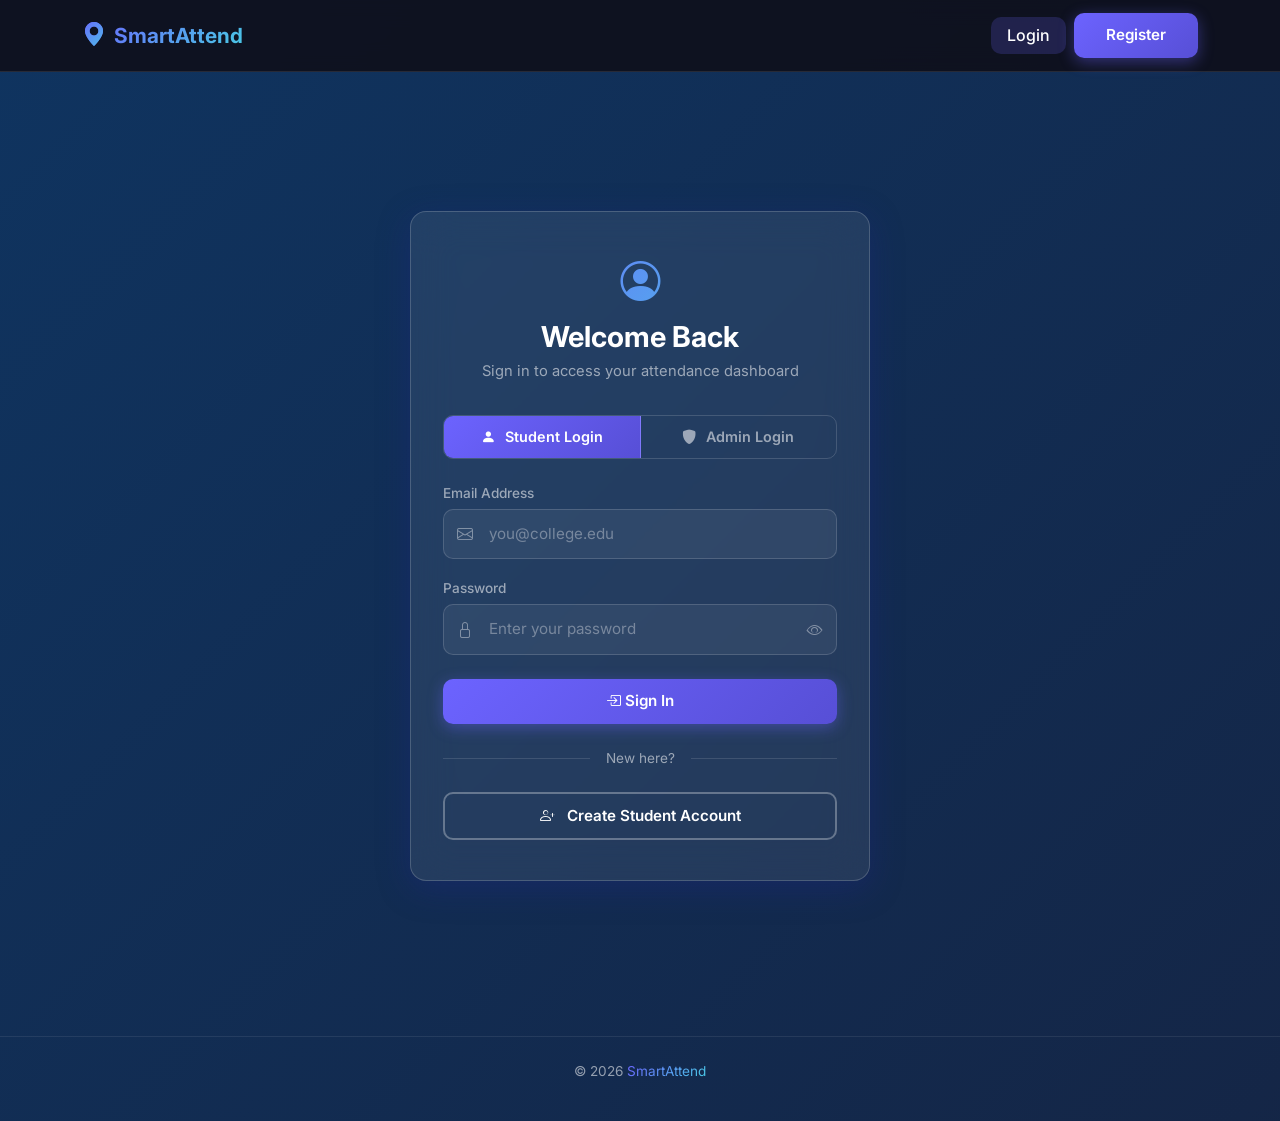
<file: student-dashboard.html>
<!DOCTYPE html>
<html lang="en">
<head>
  <meta charset="UTF-8" />
  <meta name="viewport" content="width=device-width, initial-scale=1.0" />
  <meta name="description" content="Student dashboard – Smart Location Based Attendance System." />
  <title>Student Dashboard – SmartAttend</title>

  <!-- Bootstrap 5 -->
  <link rel="stylesheet" href="https://cdn.jsdelivr.net/npm/bootstrap@5.3.2/dist/css/bootstrap.min.css" />
  <!-- Bootstrap Icons -->
  <link rel="stylesheet" href="https://cdn.jsdelivr.net/npm/bootstrap-icons@1.11.3/font/bootstrap-icons.min.css" />
  <!-- Custom Styles -->
  <link rel="stylesheet" href="css/style.css" />
</head>
<body class="dashboard-bg">

  <!-- Toast container -->
  <div class="toast-container-custom" id="toastContainer" aria-live="polite" aria-atomic="true"></div>

  <!-- ── Navbar ─────────────────────────────────────────────────── -->
  <nav class="navbar navbar-expand-lg navbar-custom" aria-label="Main navigation">
    <div class="container-fluid px-4">
      <a class="navbar-brand-custom" href="index.html" aria-label="SmartAttend home">
        <i class="bi bi-geo-alt-fill"></i>
        SmartAttend
      </a>

      <button class="navbar-toggler border-0 text-white" type="button"
              data-bs-toggle="collapse" data-bs-target="#dashNav"
              aria-controls="dashNav" aria-expanded="false" aria-label="Toggle navigation">
        <i class="bi bi-list fs-3"></i>
      </button>

      <div class="collapse navbar-collapse" id="dashNav">
        <ul class="navbar-nav ms-auto align-items-center gap-2">
          <li class="nav-item">
            <span class="nav-link-custom">
              <i class="bi bi-person-circle me-1" aria-hidden="true"></i>
              <span id="navStudentName">Student</span>
            </span>
          </li>
          <li class="nav-item">
            <button class="btn-outline-custom" id="logoutBtn" style="font-size:.85rem; padding:.4rem 1rem;" aria-label="Logout">
              <i class="bi bi-box-arrow-right me-1" aria-hidden="true"></i> Logout
            </button>
          </li>
        </ul>
      </div>
    </div>
  </nav>

  <!-- ── Main Dashboard ─────────────────────────────────────────── -->
  <main class="container-fluid px-3 px-md-4 py-4" style="padding-top:5rem !important;">

    <!-- Loading Overlay -->
    <div id="loadingOverlay" class="text-center py-5" aria-live="polite" aria-label="Loading dashboard">
      <div class="spinner-custom" style="width:40px; height:40px; border-width:4px;" aria-hidden="true"></div>
      <p class="text-muted-light mt-3">Loading your dashboard…</p>
    </div>

    <!-- Dashboard Content (hidden until loaded) -->
    <div id="dashboardContent" style="display:none;" aria-label="Dashboard content">

      <!-- Welcome Header -->
      <div class="dashboard-header animate-fade-down">
        <div class="row align-items-center">
          <div class="col">
            <h2 class="fw-700 mb-1">
              Welcome back, <span class="text-gradient" id="welcomeName">Student</span>! 👋
            </h2>
            <p class="text-muted-light mb-0" id="welcomeDate" style="font-size:.9rem;"></p>
          </div>
          <div class="col-auto">
            <button class="mark-attendance-btn" id="markAttendanceBtn"
                    aria-label="Mark your attendance">
              <span id="markBtnContent">
                <i class="bi bi-check2-circle me-2" aria-hidden="true"></i>Mark Attendance
              </span>
              <span id="markSpinner" style="display:none;">
                <span class="spinner-custom me-2" aria-hidden="true"></span>Locating…
              </span>
            </button>
          </div>
        </div>
      </div>

      <!-- ── Stats Row ─────────────────────────────────────────── -->
      <div class="row g-3 mb-4">

        <!-- Attendance % -->
        <div class="col-6 col-lg-3">
          <div class="glass-card stat-card purple animate-fade-up" style="animation-delay:.05s">
            <div class="stat-icon purple">
              <i class="bi bi-graph-up-arrow" aria-hidden="true"></i>
            </div>
            <div class="stat-value text-gradient" id="statPercent">—</div>
            <div class="stat-label">Attendance %</div>
          </div>
        </div>

        <!-- Total Classes -->
        <div class="col-6 col-lg-3">
          <div class="glass-card stat-card blue animate-fade-up" style="animation-delay:.1s">
            <div class="stat-icon blue">
              <i class="bi bi-calendar3" aria-hidden="true"></i>
            </div>
            <div class="stat-value" id="statTotal">—</div>
            <div class="stat-label">Total Classes</div>
          </div>
        </div>

        <!-- Attended -->
        <div class="col-6 col-lg-3">
          <div class="glass-card stat-card green animate-fade-up" style="animation-delay:.15s">
            <div class="stat-icon green">
              <i class="bi bi-check-circle" aria-hidden="true"></i>
            </div>
            <div class="stat-value" id="statAttended">—</div>
            <div class="stat-label">Attended</div>
          </div>
        </div>

        <!-- Absent -->
        <div class="col-6 col-lg-3">
          <div class="glass-card stat-card pink animate-fade-up" style="animation-delay:.2s">
            <div class="stat-icon pink">
              <i class="bi bi-x-circle" aria-hidden="true"></i>
            </div>
            <div class="stat-value" id="statAbsent">—</div>
            <div class="stat-label">Absent</div>
          </div>
        </div>

      </div>

      <!-- ── Profile + Progress Ring Row ──────────────────────── -->
      <div class="row g-3 mb-4">

        <!-- Profile Card -->
        <div class="col-lg-7">
          <div class="glass-card profile-card animate-fade-up" style="animation-delay:.1s;">
            <div class="d-flex align-items-center gap-3 mb-3">
              <div class="profile-avatar" id="profileAvatar" aria-hidden="true">?</div>
              <div>
                <div class="profile-name" id="profileName">—</div>
                <div class="text-muted-light" style="font-size:.85rem;" id="profileEmail">—</div>
              </div>
            </div>
            <div class="row g-2">
              <div class="col-sm-6">
                <div class="profile-detail">
                  <i class="bi bi-hash" aria-hidden="true"></i>
                  <span>Roll No: <strong id="profileRoll">—</strong></span>
                </div>
              </div>
              <div class="col-sm-6">
                <div class="profile-detail">
                  <i class="bi bi-building" aria-hidden="true"></i>
                  <span>ID: <strong id="profileCollegeId">—</strong></span>
                </div>
              </div>
              <div class="col-sm-12">
                <div class="profile-detail">
                  <i class="bi bi-diagram-3" aria-hidden="true"></i>
                  <span>Branch: <strong id="profileBranch">—</strong></span>
                </div>
              </div>
            </div>
          </div>
        </div>

        <!-- Progress Ring -->
        <div class="col-lg-5">
          <div class="glass-card animate-fade-up" style="animation-delay:.15s; height:100%;">
            <div class="progress-ring-wrap">
              <div class="progress-ring" aria-label="Attendance percentage ring">
                <svg viewBox="0 0 120 120" width="120" height="120">
                  <defs>
                    <linearGradient id="ringGrad" x1="0%" y1="0%" x2="100%" y2="0%">
                      <stop offset="0%"   stop-color="#6c63ff"/>
                      <stop offset="100%" stop-color="#48cae4"/>
                    </linearGradient>
                  </defs>
                  <circle class="bg-circle"   cx="60" cy="60" r="50"/>
                  <circle class="prog-circle" cx="60" cy="60" r="50"
                          id="ringCircle"
                          stroke-dasharray="314"
                          stroke-dashoffset="314"/>
                </svg>
                <div class="ring-text">
                  <div class="ring-pct text-gradient" id="ringPct">0%</div>
                  <div class="ring-sub">Attendance</div>
                </div>
              </div>
              <p class="text-muted-light mt-3 mb-0" style="font-size:.85rem; text-align:center;">
                Minimum required: <strong class="text-gradient">75%</strong>
              </p>
              <div id="ringStatusMsg" class="mt-2" style="font-size:.82rem; text-align:center;"></div>
            </div>
          </div>
        </div>

      </div>

      <!-- ── Attendance History Table ──────────────────────────── -->
      <div class="glass-card animate-fade-up" style="animation-delay:.2s;">
        <div class="p-3 pb-2 d-flex align-items-center justify-content-between flex-wrap gap-2">
          <div class="section-header mb-0">
            <h3 class="section-title mb-0">
              <i class="bi bi-clock-history me-2" aria-hidden="true"></i>Attendance History
            </h3>
            <p class="section-sub mb-0">Your recent attendance records</p>
          </div>
          <button class="btn-outline-custom" id="refreshBtn" style="font-size:.82rem; padding:.35rem .9rem;"
                  aria-label="Refresh attendance history">
            <i class="bi bi-arrow-clockwise me-1" aria-hidden="true"></i>Refresh
          </button>
        </div>

        <div class="table-responsive-custom px-2 pb-3">
          <table class="table-custom" aria-label="Attendance history">
            <thead>
              <tr>
                <th scope="col">#</th>
                <th scope="col">Date</th>
                <th scope="col">Time</th>
                <th scope="col">Location</th>
                <th scope="col">Status</th>
              </tr>
            </thead>
            <tbody id="attendanceTableBody">
              <!-- Rows injected by JS -->
            </tbody>
          </table>

          <!-- Empty state -->
          <div id="noRecords" class="no-records" style="display:none;" aria-live="polite">
            <i class="bi bi-calendar-x" aria-hidden="true"></i>
            No attendance records found.
          </div>
        </div>
      </div>

    </div><!-- /#dashboardContent -->
  </main>

  <!-- Footer -->
  <footer class="footer-custom" role="contentinfo">
    <div class="container">
      <p>&copy; <span id="footerYear"></span> <span class="text-gradient fw-600">SmartAttend</span></p>
    </div>
  </footer>

  <!-- Bootstrap JS -->
  <script src="https://cdn.jsdelivr.net/npm/bootstrap@5.3.2/dist/js/bootstrap.bundle.min.js"></script>
  <!-- Shared config (API_BASE) -->
  <script src="config.js"></script>
  <!-- API -->
  <script src="js/api.js"></script>

  <script>
    document.getElementById('footerYear').textContent = new Date().getFullYear();

    /* ── Date display ── */
    const now = new Date();
    document.getElementById('welcomeDate').textContent =
      now.toLocaleDateString('en-US', { weekday:'long', year:'numeric', month:'long', day:'numeric' });

    /* ── Auth guard ── */
    guardStudent();

    /* ── Toast helper ── */
    function showToast(msg, type = 'info') {
      const icons = { success:'bi-check-circle-fill', error:'bi-x-circle-fill', info:'bi-info-circle-fill' };
      const container = document.getElementById('toastContainer');
      const el = document.createElement('div');
      el.className = `toast-custom ${type}`;
      el.setAttribute('role', type === 'error' ? 'alert' : 'status');
      el.innerHTML = `
        <i class="bi ${icons[type] || icons.info} toast-icon" aria-hidden="true"></i>
        <span class="toast-msg">${msg}</span>
        <button class="toast-close" aria-label="Close notification">&times;</button>
      `;
      el.querySelector('.toast-close').addEventListener('click', () => el.remove());
      container.appendChild(el);
      setTimeout(() => el.remove(), 5000);
    }

    /* ── Populate profile from localStorage first (instant) ── */
    function populateFromLocal(s) {
      if (!s) return;
      const name = s.name || s.fullName || 'Student';
      document.getElementById('welcomeName').textContent    = name.split(' ')[0];
      document.getElementById('navStudentName').textContent = name.split(' ')[0];
      document.getElementById('profileName').textContent    = name;
      document.getElementById('profileEmail').textContent   = s.email || '—';
      document.getElementById('profileRoll').textContent    = s.roll_number || s.rollNumber || '—';
      document.getElementById('profileCollegeId').textContent = s.college_id || s.collegeId || '—';
      document.getElementById('profileBranch').textContent  = s.branch || '—';
      document.getElementById('profileAvatar').textContent  = name.charAt(0).toUpperCase();
    }

    const student = getStudentInfo();
    if (student) populateFromLocal(student);

    /* ── Update progress ring ── */
    function updateRing(pct) {
      const circumference = 314; // 2 * Math.PI * 50
      const offset = circumference - (pct / 100) * circumference;
      document.getElementById('ringCircle').style.strokeDashoffset = offset;
      document.getElementById('ringPct').textContent = pct + '%';

      const msg = document.getElementById('ringStatusMsg');
      if (pct >= 75) {
        msg.innerHTML = '<span style="color:var(--success)"><i class="bi bi-check-circle me-1"></i>Attendance is satisfactory</span>';
      } else {
        const total  = parseInt(document.getElementById('statTotal').textContent || '0');
        const attended = parseInt(document.getElementById('statAttended').textContent || '0');
        const needed = total > 0 ? Math.max(0, Math.ceil(0.75 * total) - attended) : 0;
        const needMsg = needed > 0 ? ` Attend ${needed} more class${needed > 1 ? 'es' : ''} to reach 75%.` : '';
        msg.innerHTML = `<span style="color:var(--danger)"><i class="bi bi-exclamation-triangle me-1"></i>Below 75% – attend more classes.${needMsg}</span>`;
      }
    }

    /* ── Render attendance table rows ── */
    function renderTable(history) {
      const tbody = document.getElementById('attendanceTableBody');
      const noRec = document.getElementById('noRecords');
      tbody.innerHTML = '';

      if (!history || history.length === 0) {
        noRec.style.display = 'block';
        return;
      }
      noRec.style.display = 'none';

      history.forEach((rec, idx) => {
        const date   = rec.date   ? new Date(rec.date).toLocaleDateString('en-IN', { day:'2-digit', month:'short', year:'numeric' }) : '—';
        const time   = rec.time   || (rec.date ? new Date(rec.date).toLocaleTimeString('en-IN', { hour:'2-digit', minute:'2-digit' }) : '—');
        const loc    = rec.location || (rec.latitude ? `${parseFloat(rec.latitude).toFixed(4)}, ${parseFloat(rec.longitude).toFixed(4)}` : '—');
        const status = (rec.status || 'Present').toLowerCase();
        const statusLabel = status.charAt(0).toUpperCase() + status.slice(1);
        const dotIcon = status === 'present' ? 'bi-circle-fill' : (status === 'late' ? 'bi-clock-fill' : 'bi-x-circle-fill');

        const tr = document.createElement('tr');
        tr.innerHTML = `
          <td>${idx + 1}</td>
          <td>${date}</td>
          <td>${time}</td>
          <td><i class="bi bi-geo-alt me-1" style="color:var(--secondary)" aria-hidden="true"></i>${loc}</td>
          <td>
            <span class="status-badge ${status}" role="status">
              <i class="bi ${dotIcon}" aria-hidden="true"></i>
              ${statusLabel}
            </span>
          </td>
        `;
        tbody.appendChild(tr);
      });
    }

    /* ── Load dashboard data ── */
    async function loadDashboard() {
      document.getElementById('loadingOverlay').style.display  = 'block';
      document.getElementById('dashboardContent').style.display = 'none';

      const result = await getDashboardData();

      document.getElementById('loadingOverlay').style.display   = 'none';
      document.getElementById('dashboardContent').style.display = 'block';

      if (result.ok) {
        const d = result.data;

        /* Profile */
        const s = d.student || d;
        populateFromLocal(s);
        if (d.student) {
          localStorage.setItem('attendance_student', JSON.stringify(d.student));
        }

        /* Stats */
        const pct      = parseFloat(d.attendancePercentage ?? d.attendance_percentage ?? 0).toFixed(1);
        const total    = d.totalClasses   ?? d.total_classes   ?? 0;
        const attended = d.attendedClasses ?? d.attended_classes ?? 0;
        const absent   = d.absentClasses  ?? d.absent_classes  ?? (total - attended);

        document.getElementById('statPercent').textContent = pct + '%';
        document.getElementById('statTotal').textContent   = total;
        document.getElementById('statAttended').textContent = attended;
        document.getElementById('statAbsent').textContent  = absent;

        updateRing(parseFloat(pct));

        /* History */
        renderTable(d.attendanceHistory ?? d.attendance_history ?? d.history ?? []);

      } else {
        showToast(result.message || 'Failed to load dashboard data', 'error');
        /* Show fallback from localStorage */
        if (student) {
          populateFromLocal(student);
          document.getElementById('statPercent').textContent = '—';
        }
      }
    }

    /* ── Mark Attendance ── */
    document.getElementById('markAttendanceBtn').addEventListener('click', async () => {
      const btn        = document.getElementById('markAttendanceBtn');
      const content    = document.getElementById('markBtnContent');
      const spinner    = document.getElementById('markSpinner');

      btn.disabled          = true;
      content.style.display = 'none';
      spinner.style.display = 'inline-flex';

      showToast('Fetching your location…', 'info');

      const result = await markAttendance();

      btn.disabled          = false;
      content.style.display = 'inline-flex';
      spinner.style.display = 'none';

      if (result.ok) {
        showToast('Attendance Marked ✅', 'success');
        setTimeout(loadDashboard, 800);
      } else {
        const isOutside = /outside|location|boundary|not within/i.test(result.message || '');
        showToast(isOutside ? 'Outside College Location' : (result.message || 'Failed to mark attendance'), 'error');
      }
    });

    /* ── Refresh button ── */
    document.getElementById('refreshBtn').addEventListener('click', () => {
      loadDashboard();
      showToast('Refreshing…', 'info');
    });

    /* ── Logout ── */
    document.getElementById('logoutBtn').addEventListener('click', () => {
      clearSession();
      showToast('Logged out successfully', 'info');
      setTimeout(() => { window.location.href = 'login.html'; }, 800);
    });

    /* ── Init ── */
    loadDashboard();
  </script>

</body>
</html>
</file>
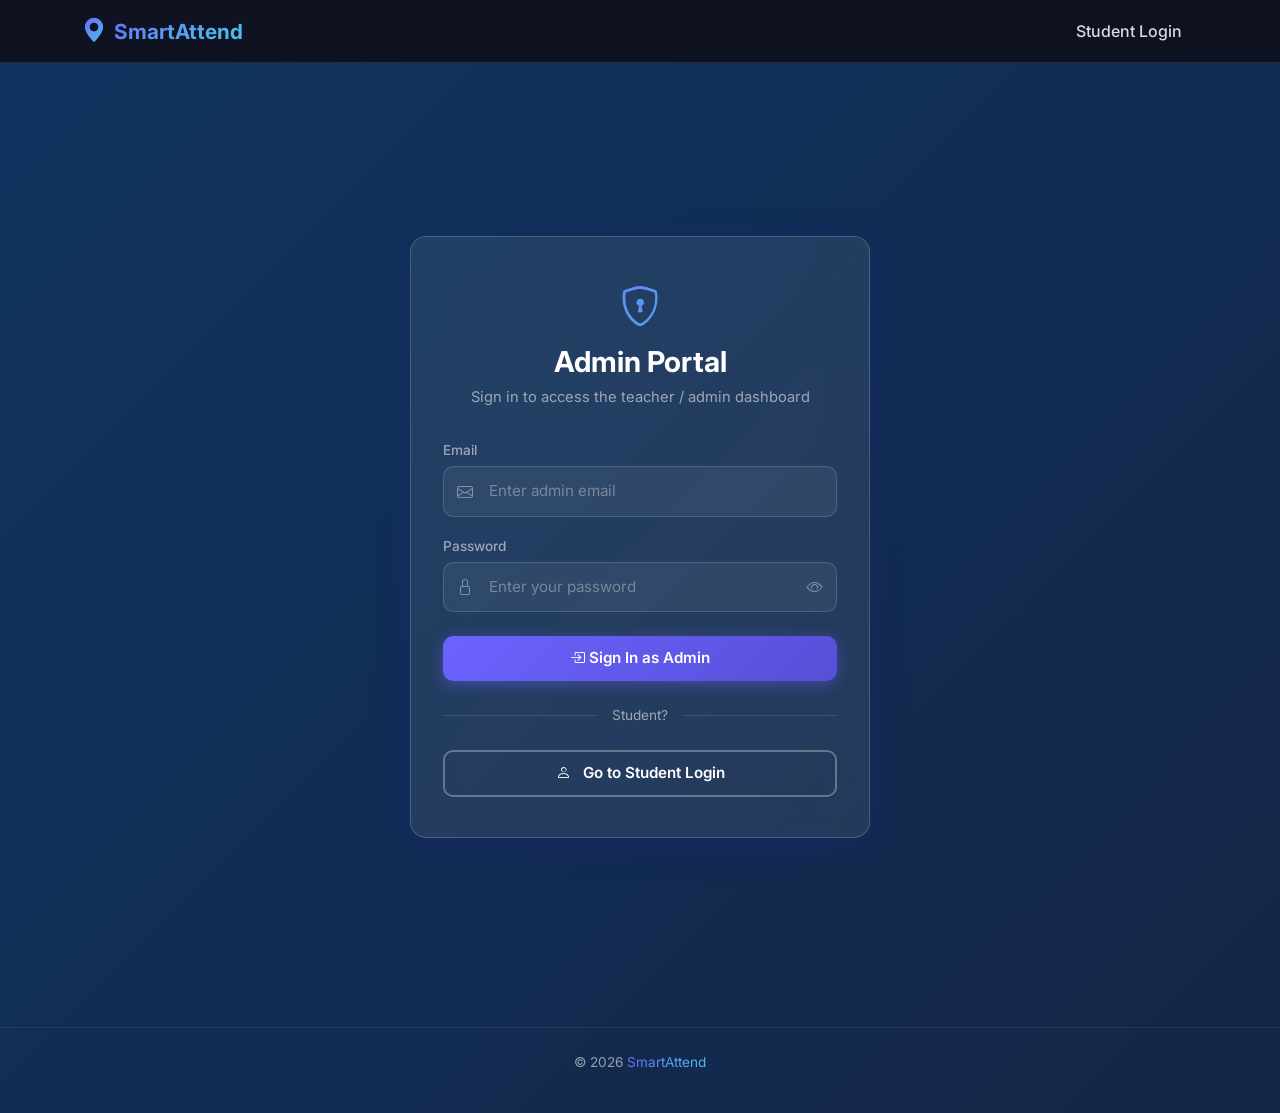
<file: students-list.html>
<!DOCTYPE html>
<html lang="en">
<head>
  <meta charset="UTF-8" />
  <meta name="viewport" content="width=device-width, initial-scale=1.0" />
  <meta name="description" content="Students List – Smart Location Based Attendance System." />
  <title>Students List – SmartAttend</title>

  <!-- Bootstrap 5 -->
  <link rel="stylesheet" href="https://cdn.jsdelivr.net/npm/bootstrap@5.3.2/dist/css/bootstrap.min.css" />
  <!-- Bootstrap Icons -->
  <link rel="stylesheet" href="https://cdn.jsdelivr.net/npm/bootstrap-icons@1.11.3/font/bootstrap-icons.min.css" />
  <!-- Custom Styles -->
  <link rel="stylesheet" href="css/style.css" />
</head>
<body class="admin-body">

  <!-- Toast container -->
  <div class="toast-container-custom" id="toastContainer" aria-live="polite" aria-atomic="true"></div>

  <!-- Sidebar overlay (mobile) -->
  <div class="sidebar-overlay" id="sidebarOverlay" aria-hidden="true"></div>

  <div class="admin-layout">

    <!-- ── Sidebar ─────────────────────────────────────────────── -->
    <aside class="admin-sidebar" id="adminSidebar" aria-label="Admin navigation">
      <a class="sidebar-brand" href="admin-dashboard.html" aria-label="SmartAttend Admin home">
        <i class="bi bi-geo-alt-fill"></i>
        SmartAttend
      </a>

      <div class="sidebar-label">Main Menu</div>
      <ul class="sidebar-nav">
        <li>
          <a href="admin-dashboard.html">
            <i class="bi bi-speedometer2"></i> Dashboard
          </a>
        </li>
        <li>
          <a href="manage-classes.html">
            <i class="bi bi-journal-bookmark"></i> Classes
          </a>
        </li>
        <li>
          <a href="students-list.html" class="active" aria-current="page">
            <i class="bi bi-people"></i> Students
          </a>
        </li>
        <li>
          <a href="attendance-report.html">
            <i class="bi bi-clipboard-data"></i> Attendance Report
          </a>
        </li>
      </ul>

      <div class="sidebar-logout">
        <button id="logoutBtn" class="btn-outline-custom w-100 justify-content-center"
                style="font-size:.88rem; padding:.6rem 1rem;" aria-label="Logout">
          <i class="bi bi-box-arrow-left me-1"></i> Logout
        </button>
      </div>
    </aside>

    <!-- ── Main Content ──────────────────────────────────────────── -->
    <div class="admin-main">

      <!-- Topbar -->
      <header class="admin-topbar">
        <button class="sidebar-toggle" id="sidebarToggle" aria-label="Toggle sidebar">
          <i class="bi bi-list"></i>
        </button>
        <div class="page-title">
          <i class="bi bi-people me-2" style="color:var(--primary);" aria-hidden="true"></i>
          Students
        </div>
        <span id="studentCount" style="font-size:.82rem; color:var(--text-muted-light);"></span>
      </header>

      <!-- Content -->
      <div class="admin-content">

        <!-- Loading state -->
        <div id="loadingState" class="page-loading" aria-live="polite" aria-label="Loading students">
          <div class="spinner-custom" style="width:40px; height:40px; border-width:4px;" aria-hidden="true"></div>
          <p class="text-muted-light">Loading students…</p>
        </div>

        <!-- Error state -->
        <div id="errorState" style="display:none;" class="page-loading" aria-live="polite">
          <div class="glass-card p-4 text-center" style="max-width:400px;">
            <i class="bi bi-exclamation-triangle-fill"
               style="font-size:2.5rem; color:var(--danger); display:block; margin-bottom:1rem;"
               aria-hidden="true"></i>
            <p id="errorMsg" class="text-muted-light mb-3">Failed to load students.</p>
            <button class="btn-primary-custom" onclick="loadStudents()">
              <i class="bi bi-arrow-clockwise me-1"></i> Retry
            </button>
          </div>
        </div>

        <!-- Students content -->
        <div id="studentsContent" style="display:none;">

          <!-- Search bar -->
          <div class="glass-card p-3 mb-3 animate-fade-down">
            <div class="admin-search-wrap">
              <div class="search-icon-wrap">
                <i class="bi bi-search" aria-hidden="true"></i>
                <input
                  type="search"
                  id="searchInput"
                  class="admin-search-input"
                  placeholder="Search by name, email, or roll number…"
                  aria-label="Search students"
                />
              </div>
            </div>
            <p id="filterInfo" class="text-muted-light mb-0" style="font-size:.82rem;"></p>
          </div>

          <!-- Table card -->
          <div class="glass-card animate-fade-up" style="animation-delay:.1s;">
            <div class="table-responsive-custom">
              <table class="table-custom" aria-label="Students list">
                <thead>
                  <tr>
                    <th scope="col">#</th>
                    <th scope="col">Name</th>
                    <th scope="col">Email</th>
                    <th scope="col">Roll Number</th>
                    <th scope="col">Branch</th>
                  </tr>
                </thead>
                <tbody id="studentsTableBody"></tbody>
              </table>

              <!-- Empty state -->
              <div id="noRecords" class="no-records" style="display:none;" aria-live="polite">
                <i class="bi bi-person-x" aria-hidden="true"></i>
                No students found matching your search.
              </div>
            </div>
          </div>

        </div><!-- /#studentsContent -->

      </div><!-- /.admin-content -->

      <!-- Footer -->
      <footer class="footer-custom" role="contentinfo" style="margin-top:0;">
        <div class="container-fluid px-4">
          <p>&copy; <span id="footerYear"></span> <span class="text-gradient fw-600">SmartAttend</span></p>
        </div>
      </footer>

    </div><!-- /.admin-main -->
  </div><!-- /.admin-layout -->

  <!-- Bootstrap JS -->
  <script src="https://cdn.jsdelivr.net/npm/bootstrap@5.3.2/dist/js/bootstrap.bundle.min.js"></script>
  <!-- Shared config (API_BASE) -->
  <script src="config.js"></script>
  <!-- API -->
  <script src="js/api.js"></script>

  <script>
    document.getElementById('footerYear').textContent = new Date().getFullYear();

    /* ── Auth guard ── */
    if (!localStorage.getItem('admin_token') || localStorage.getItem('role') !== 'admin') {
      window.location.href = 'admin-login.html';
    }

    /* ── Sidebar toggle ── */
    const sidebar   = document.getElementById('adminSidebar');
    const overlay   = document.getElementById('sidebarOverlay');
    const toggleBtn = document.getElementById('sidebarToggle');

    function openSidebar() {
      sidebar.classList.add('open');
      overlay.classList.add('active');
      overlay.setAttribute('aria-hidden', 'false');
    }
    function closeSidebar() {
      sidebar.classList.remove('open');
      overlay.classList.remove('active');
      overlay.setAttribute('aria-hidden', 'true');
    }

    toggleBtn.addEventListener('click', () => {
      sidebar.classList.contains('open') ? closeSidebar() : openSidebar();
    });
    overlay.addEventListener('click', closeSidebar);

    /* ── Toast helper ── */
    function showToast(msg, type = 'info') {
      const icons = { success: 'bi-check-circle-fill', error: 'bi-x-circle-fill', info: 'bi-info-circle-fill' };
      const container = document.getElementById('toastContainer');
      const el = document.createElement('div');
      el.className = `toast-custom ${type}`;
      el.setAttribute('role', type === 'error' ? 'alert' : 'status');
      el.innerHTML = `
        <i class="bi ${icons[type] || icons.info} toast-icon" aria-hidden="true"></i>
        <span class="toast-msg">${msg}</span>
        <button class="toast-close" aria-label="Close notification">&times;</button>
      `;
      el.querySelector('.toast-close').addEventListener('click', () => el.remove());
      container.appendChild(el);
      setTimeout(() => el.remove(), 4500);
    }

    /* ── All students (raw data) ── */
    let allStudents = [];

    /* ── Render table rows ── */
    function renderTable(students) {
      const tbody   = document.getElementById('studentsTableBody');
      const noRec   = document.getElementById('noRecords');
      const info    = document.getElementById('filterInfo');
      tbody.innerHTML = '';

      const total = allStudents.length;
      info.textContent = students.length === total
        ? `${total} student${total !== 1 ? 's' : ''} total`
        : `Showing ${students.length} of ${total} students`;

      if (students.length === 0) {
        noRec.style.display = 'block';
        return;
      }
      noRec.style.display = 'none';

      students.forEach((s, idx) => {
        const tr = document.createElement('tr');
        tr.innerHTML = `
          <td>${idx + 1}</td>
          <td>
            <div class="student-name-cell">
              <div class="student-avatar">${(s.name || 'S').charAt(0).toUpperCase()}</div>
              <span>${s.name || '—'}</span>
            </div>
          </td>
          <td style="color:var(--text-muted-light); font-size:.85rem;">${s.email || '—'}</td>
          <td>${s.roll_number ?? s.rollNumber ?? '—'}</td>
          <td>
            <span class="branch-badge">${s.branch || '—'}</span>
          </td>
        `;
        tbody.appendChild(tr);
      });
    }

    /* ── Filter students ── */
    function applyFilters() {
      const query = document.getElementById('searchInput').value.trim().toLowerCase();

      const filtered = allStudents.filter((s) => {
        return !query ||
          (s.name        || '').toLowerCase().includes(query) ||
          (s.email       || '').toLowerCase().includes(query) ||
          String(s.roll_number ?? s.rollNumber ?? '').toLowerCase().includes(query);
      });

      renderTable(filtered);
    }

    /* ── Load students ── */
    async function loadStudents() {
      document.getElementById('loadingState').style.display    = 'flex';
      document.getElementById('errorState').style.display      = 'none';
      document.getElementById('studentsContent').style.display = 'none';

      const result = await getAdminStudents();

      document.getElementById('loadingState').style.display = 'none';

      if (!result.ok) {
        document.getElementById('errorMsg').textContent = result.message || 'Failed to load students.';
        document.getElementById('errorState').style.display = 'flex';
        showToast(result.message || 'Failed to load students', 'error');
        return;
      }

      const data = result.data;
      allStudents = Array.isArray(data)
        ? data
        : (data.students ?? data.data ?? []);

      document.getElementById('studentsContent').style.display = 'block';
      document.getElementById('studentCount').textContent =
        `${allStudents.length} student${allStudents.length !== 1 ? 's' : ''}`;

      renderTable(allStudents);
    }

    /* ── Search listener ── */
    document.getElementById('searchInput').addEventListener('input', applyFilters);

    /* ── Logout ── */
    document.getElementById('logoutBtn').addEventListener('click', () => {
      clearAdminSession();
      showToast('Logged out successfully', 'info');
      setTimeout(() => { window.location.href = 'admin-login.html'; }, 800);
    });

    /* ── Init ── */
    loadStudents();
  </script>

</body>
</html>
</file>
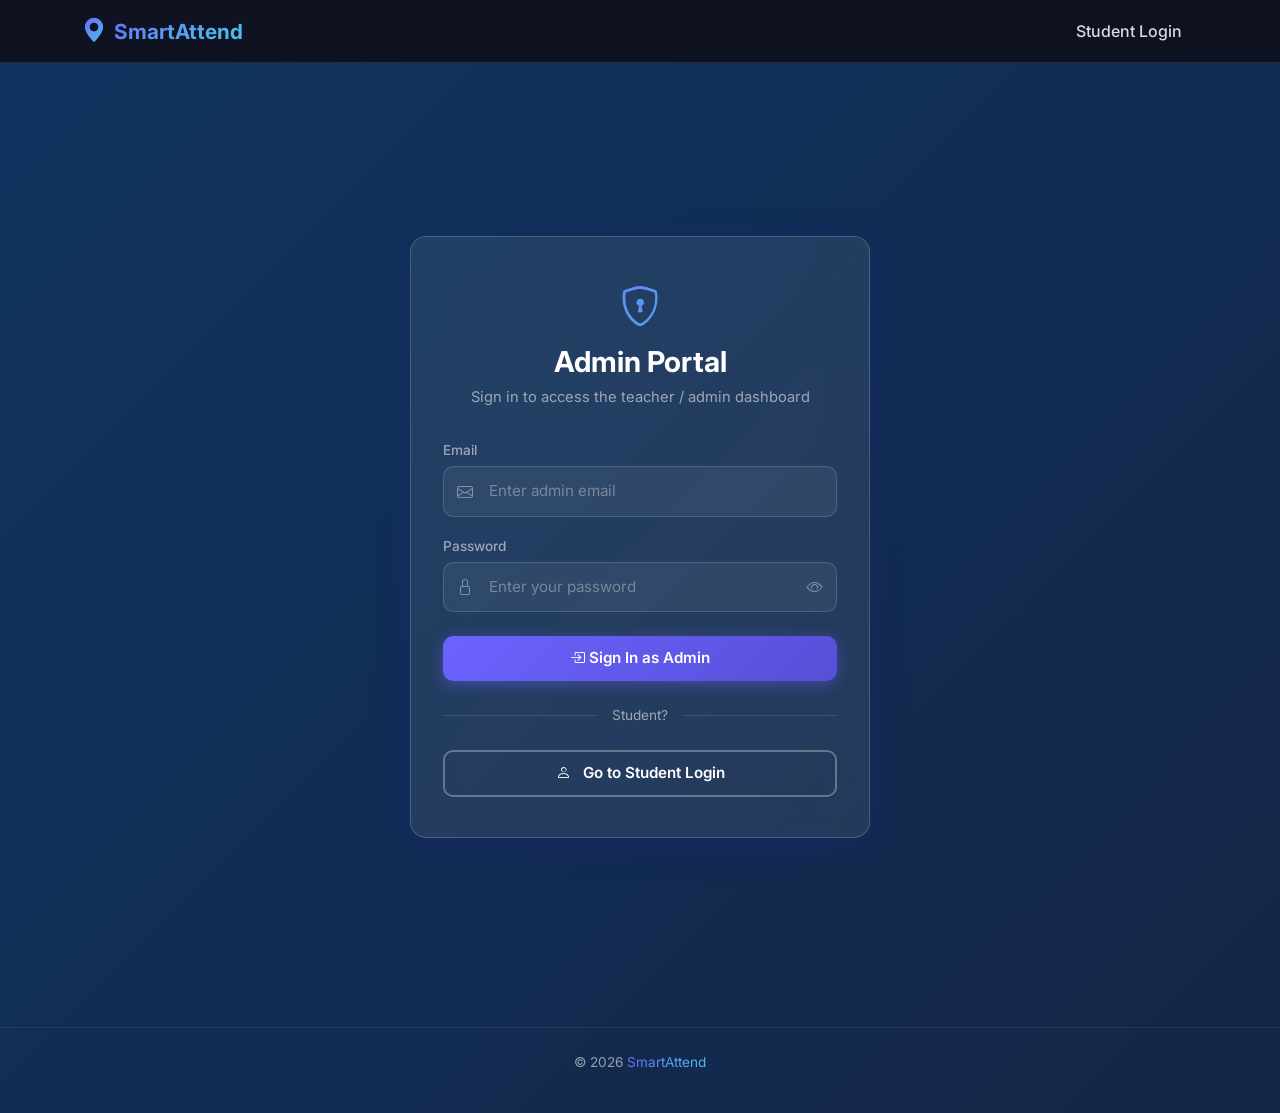
<file: students.html>
<!DOCTYPE html>
<html lang="en">
<head>
  <meta charset="UTF-8" />
  <meta name="viewport" content="width=device-width, initial-scale=1.0" />
  <meta name="description" content="Students Management – Smart Location Based Attendance System." />
  <title>Students – SmartAttend</title>

  <!-- Bootstrap 5 -->
  <link rel="stylesheet" href="https://cdn.jsdelivr.net/npm/bootstrap@5.3.2/dist/css/bootstrap.min.css" />
  <!-- Bootstrap Icons -->
  <link rel="stylesheet" href="https://cdn.jsdelivr.net/npm/bootstrap-icons@1.11.3/font/bootstrap-icons.min.css" />
  <!-- Custom Styles -->
  <link rel="stylesheet" href="css/style.css" />
</head>
<body class="admin-body">

  <!-- Toast container -->
  <div class="toast-container-custom" id="toastContainer" aria-live="polite" aria-atomic="true"></div>

  <!-- Sidebar overlay (mobile) -->
  <div class="sidebar-overlay" id="sidebarOverlay" aria-hidden="true"></div>

  <div class="admin-layout">

    <!-- ── Sidebar ─────────────────────────────────────────────── -->
    <aside class="admin-sidebar" id="adminSidebar" aria-label="Admin navigation">
      <a class="sidebar-brand" href="admin-dashboard.html" aria-label="SmartAttend Admin home">
        <i class="bi bi-geo-alt-fill"></i>
        SmartAttend
      </a>

      <div class="sidebar-label">Main Menu</div>
      <ul class="sidebar-nav">
        <li>
          <a href="admin-dashboard.html">
            <i class="bi bi-speedometer2"></i> Dashboard
          </a>
        </li>
        <li>
          <a href="students.html" class="active" aria-current="page">
            <i class="bi bi-people"></i> Students
          </a>
        </li>
        <li>
          <a href="analytics.html">
            <i class="bi bi-bar-chart-line"></i> Analytics
          </a>
        </li>
      </ul>

      <div class="sidebar-logout">
        <button id="logoutBtn" class="btn-outline-custom w-100 justify-content-center"
                style="font-size:.88rem; padding:.6rem 1rem;" aria-label="Logout">
          <i class="bi bi-box-arrow-left me-1"></i> Logout
        </button>
      </div>
    </aside>

    <!-- ── Main Content ──────────────────────────────────────────── -->
    <div class="admin-main">

      <!-- Topbar -->
      <header class="admin-topbar">
        <button class="sidebar-toggle" id="sidebarToggle" aria-label="Toggle sidebar">
          <i class="bi bi-list"></i>
        </button>
        <div class="page-title">
          <i class="bi bi-people me-2" style="color:var(--primary);" aria-hidden="true"></i>
          Students Management
        </div>
        <span id="studentCount" style="font-size:.82rem; color:var(--text-muted-light);"></span>
      </header>

      <!-- Content -->
      <div class="admin-content">

        <!-- Loading state -->
        <div id="loadingState" class="page-loading" aria-live="polite" aria-label="Loading students">
          <div class="spinner-custom" style="width:40px; height:40px; border-width:4px;" aria-hidden="true"></div>
          <p class="text-muted-light">Loading students…</p>
        </div>

        <!-- Error state -->
        <div id="errorState" style="display:none;" class="page-loading" aria-live="polite">
          <div class="glass-card p-4 text-center" style="max-width:400px;">
            <i class="bi bi-exclamation-triangle-fill"
               style="font-size:2.5rem; color:var(--danger); display:block; margin-bottom:1rem;"
               aria-hidden="true"></i>
            <p id="errorMsg" class="text-muted-light mb-3">Failed to load students.</p>
            <button class="btn-primary-custom" onclick="loadStudents()">
              <i class="bi bi-arrow-clockwise me-1"></i> Retry
            </button>
          </div>
        </div>

        <!-- Students content -->
        <div id="studentsContent" style="display:none;">

          <!-- Search & Filter bar -->
          <div class="glass-card p-3 mb-3 animate-fade-down">
            <div class="admin-search-wrap">
              <div class="search-icon-wrap">
                <i class="bi bi-search" aria-hidden="true"></i>
                <input
                  type="search"
                  id="searchInput"
                  class="admin-search-input"
                  placeholder="Search by name, email, roll no. or college ID…"
                  aria-label="Search students"
                />
              </div>
              <select id="branchFilter" class="admin-select" aria-label="Filter by branch">
                <option value="">All Branches</option>
              </select>
            </div>
            <p id="filterInfo" class="text-muted-light mb-0" style="font-size:.82rem;"></p>
          </div>

          <!-- Table card -->
          <div class="glass-card animate-fade-up" style="animation-delay:.1s;">
            <div class="table-responsive-custom">
              <table class="table-custom" aria-label="Students list">
                <thead>
                  <tr>
                    <th scope="col">#</th>
                    <th scope="col">Name</th>
                    <th scope="col">Email</th>
                    <th scope="col">College ID</th>
                    <th scope="col">Roll No.</th>
                    <th scope="col">Branch</th>
                    <th scope="col">Attendance %</th>
                    <th scope="col">Attended</th>
                  </tr>
                </thead>
                <tbody id="studentsTableBody"></tbody>
              </table>

              <!-- Empty state -->
              <div id="noRecords" class="no-records" style="display:none;" aria-live="polite">
                <i class="bi bi-person-x" aria-hidden="true"></i>
                No students found matching your search.
              </div>
            </div>
          </div>

        </div><!-- /#studentsContent -->

      </div><!-- /.admin-content -->

      <!-- Footer -->
      <footer class="footer-custom" role="contentinfo" style="margin-top:0;">
        <div class="container-fluid px-4">
          <p>&copy; <span id="footerYear"></span> <span class="text-gradient fw-600">SmartAttend</span></p>
        </div>
      </footer>

    </div><!-- /.admin-main -->
  </div><!-- /.admin-layout -->

  <!-- Bootstrap JS -->
  <script src="https://cdn.jsdelivr.net/npm/bootstrap@5.3.2/dist/js/bootstrap.bundle.min.js"></script>
  <!-- Shared config (API_BASE) -->
  <script src="config.js"></script>
  <!-- API -->
  <script src="js/api.js"></script>

  <script>
    document.getElementById('footerYear').textContent = new Date().getFullYear();

    /* ── Auth guard ── */
    if (!localStorage.getItem('admin_token')) {
      window.location.href = 'admin-login.html';
    }

    /* ── Sidebar toggle ── */
    const sidebar   = document.getElementById('adminSidebar');
    const overlay   = document.getElementById('sidebarOverlay');
    const toggleBtn = document.getElementById('sidebarToggle');

    function openSidebar() {
      sidebar.classList.add('open');
      overlay.classList.add('active');
      overlay.setAttribute('aria-hidden', 'false');
    }
    function closeSidebar() {
      sidebar.classList.remove('open');
      overlay.classList.remove('active');
      overlay.setAttribute('aria-hidden', 'true');
    }

    toggleBtn.addEventListener('click', () => {
      sidebar.classList.contains('open') ? closeSidebar() : openSidebar();
    });
    overlay.addEventListener('click', closeSidebar);

    /* ── Toast helper ── */
    function showToast(msg, type = 'info') {
      const icons = { success: 'bi-check-circle-fill', error: 'bi-x-circle-fill', info: 'bi-info-circle-fill' };
      const container = document.getElementById('toastContainer');
      const el = document.createElement('div');
      el.className = `toast-custom ${type}`;
      el.setAttribute('role', type === 'error' ? 'alert' : 'status');
      el.innerHTML = `
        <i class="bi ${icons[type] || icons.info} toast-icon" aria-hidden="true"></i>
        <span class="toast-msg">${msg}</span>
        <button class="toast-close" aria-label="Close notification">&times;</button>
      `;
      el.querySelector('.toast-close').addEventListener('click', () => el.remove());
      container.appendChild(el);
      setTimeout(() => el.remove(), 4500);
    }

    /* ── All students (raw data) ── */
    let allStudents = [];

    /* ── Render table rows from filtered list ── */
    function renderTable(students) {
      const tbody   = document.getElementById('studentsTableBody');
      const noRec   = document.getElementById('noRecords');
      const info    = document.getElementById('filterInfo');
      tbody.innerHTML = '';

      const total = allStudents.length;
      info.textContent = students.length === total
        ? `${total} student${total !== 1 ? 's' : ''} total`
        : `Showing ${students.length} of ${total} students`;

      if (students.length === 0) {
        noRec.style.display = 'block';
        return;
      }
      noRec.style.display = 'none';

      students.forEach((s, idx) => {
        const pct     = parseFloat(s.attendancePercentage ?? s.attendance_percentage ?? 0).toFixed(1);
        const attended = s.totalAttended ?? s.total_attended ?? s.attended ?? '—';
        const pctNum  = parseFloat(pct);

        const badgeColor = pctNum >= 75
          ? 'var(--success)'
          : pctNum >= 50
            ? 'var(--warning)'
            : 'var(--danger)';

        const tr = document.createElement('tr');
        tr.innerHTML = `
          <td>${idx + 1}</td>
          <td>
            <div class="student-name-cell">
              <div class="student-avatar">${(s.name || 'S').charAt(0).toUpperCase()}</div>
              <span>${s.name || '—'}</span>
            </div>
          </td>
          <td style="color:var(--text-muted-light); font-size:.85rem;">${s.email || '—'}</td>
          <td>${s.college_id ?? s.collegeId ?? '—'}</td>
          <td>${s.roll_number ?? s.rollNumber ?? '—'}</td>
          <td>
            <span class="branch-badge">${s.branch || '—'}</span>
          </td>
          <td>
            <span style="color:${badgeColor}; font-weight:700;">${pct}%</span>
          </td>
          <td>${attended}</td>
        `;
        tbody.appendChild(tr);
      });
    }

    /* ── Filter students ── */
    function applyFilters() {
      const query  = document.getElementById('searchInput').value.trim().toLowerCase();
      const branch = document.getElementById('branchFilter').value.toLowerCase();

      const filtered = allStudents.filter((s) => {
        const matchSearch = !query ||
          (s.name        || '').toLowerCase().includes(query) ||
          (s.email       || '').toLowerCase().includes(query) ||
          String(s.roll_number  ?? s.rollNumber  ?? '').toLowerCase().includes(query) ||
          String(s.college_id   ?? s.collegeId   ?? '').toLowerCase().includes(query);

        const matchBranch = !branch || (s.branch || '').toLowerCase() === branch;

        return matchSearch && matchBranch;
      });

      renderTable(filtered);
    }

    /* ── Populate branch filter dropdown ── */
    function populateBranchFilter(students) {
      const branches = [...new Set(
        students.map((s) => s.branch).filter(Boolean)
      )].sort();

      const sel = document.getElementById('branchFilter');
      branches.forEach((b) => {
        const opt = document.createElement('option');
        opt.value = b.toLowerCase();
        opt.textContent = b;
        sel.appendChild(opt);
      });
    }

    /* ── Load students ── */
    async function loadStudents() {
      document.getElementById('loadingState').style.display    = 'flex';
      document.getElementById('errorState').style.display      = 'none';
      document.getElementById('studentsContent').style.display = 'none';

      const result = await getAdminStudents();

      document.getElementById('loadingState').style.display = 'none';

      if (!result.ok) {
        document.getElementById('errorMsg').textContent = result.message || 'Failed to load students.';
        document.getElementById('errorState').style.display = 'flex';
        showToast(result.message || 'Failed to load students', 'error');
        return;
      }

      /* Backend may return array directly or wrapped */
      const data = result.data;
      allStudents = Array.isArray(data)
        ? data
        : (data.students ?? data.data ?? []);

      document.getElementById('studentsContent').style.display = 'block';
      document.getElementById('studentCount').textContent =
        `${allStudents.length} student${allStudents.length !== 1 ? 's' : ''}`;

      populateBranchFilter(allStudents);
      renderTable(allStudents);
    }

    /* ── Search / filter listeners ── */
    document.getElementById('searchInput').addEventListener('input', applyFilters);
    document.getElementById('branchFilter').addEventListener('change', applyFilters);

    /* ── Logout ── */
    document.getElementById('logoutBtn').addEventListener('click', () => {
      clearAdminSession();
      showToast('Logged out successfully', 'info');
      setTimeout(() => { window.location.href = 'admin-login.html'; }, 800);
    });

    /* ── Init ── */
    loadStudents();
  </script>

</body>
</html>
</file>
<file: css/style.css>
/* ============================================================
   Smart Location Based Attendance System – Global Styles
   ============================================================ */

/* ---------- Google Font Import ---------- */
@import url('https://fonts.googleapis.com/css2?family=Inter:wght@300;400;500;600;700;800&display=swap');

/* ---------- CSS Variables ---------- */
:root {
  --primary: #6c63ff;
  --primary-dark: #574fd6;
  --secondary: #48cae4;
  --accent: #f72585;
  --success: #06d6a0;
  --warning: #ffd166;
  --danger: #ef233c;
  --dark: #0f0e17;
  --card-bg: rgba(255, 255, 255, 0.08);
  --card-border: rgba(255, 255, 255, 0.18);
  --text-light: rgba(255, 255, 255, 0.85);
  --text-muted-light: rgba(255, 255, 255, 0.55);
  --shadow: 0 8px 32px rgba(31, 38, 135, 0.37);
  --transition: all 0.3s ease;
  --radius: 16px;
  --radius-sm: 10px;
}

/* ---------- Base ---------- */
* {
  margin: 0;
  padding: 0;
  box-sizing: border-box;
}

html {
  scroll-behavior: smooth;
}

body {
  font-family: 'Inter', sans-serif;
  background: var(--dark);
  color: #fff;
  overflow-x: hidden;
}

/* ---------- Animated Gradient Background ---------- */
.gradient-bg {
  background: linear-gradient(-45deg, #0f0e17, #1a1a2e, #16213e, #0f3460);
  background-size: 400% 400%;
  animation: gradientShift 12s ease infinite;
  min-height: 100vh;
}

@keyframes gradientShift {
  0%   { background-position: 0% 50%; }
  50%  { background-position: 100% 50%; }
  100% { background-position: 0% 50%; }
}

/* ---------- Glassmorphism Card ---------- */
.glass-card {
  background: var(--card-bg);
  backdrop-filter: blur(20px);
  -webkit-backdrop-filter: blur(20px);
  border: 1px solid var(--card-border);
  border-radius: var(--radius);
  box-shadow: var(--shadow);
  transition: var(--transition);
}

.glass-card:hover {
  box-shadow: 0 12px 40px rgba(108, 99, 255, 0.4);
  transform: translateY(-2px);
}

/* ---------- Navbar ---------- */
.navbar-custom {
  background: rgba(15, 14, 23, 0.85);
  backdrop-filter: blur(12px);
  -webkit-backdrop-filter: blur(12px);
  border-bottom: 1px solid rgba(255, 255, 255, 0.1);
  padding: 0.8rem 0;
}

.navbar-brand-custom {
  font-weight: 700;
  font-size: 1.3rem;
  background: linear-gradient(135deg, var(--primary), var(--secondary));
  -webkit-background-clip: text;
  -webkit-text-fill-color: transparent;
  background-clip: text;
  text-decoration: none;
  display: flex;
  align-items: center;
  gap: 0.5rem;
}

.navbar-brand-custom i {
  background: linear-gradient(135deg, var(--primary), var(--secondary));
  -webkit-background-clip: text;
  -webkit-text-fill-color: transparent;
  background-clip: text;
  font-size: 1.5rem;
}

.nav-link-custom {
  color: var(--text-light) !important;
  font-weight: 500;
  padding: 0.4rem 1rem !important;
  border-radius: var(--radius-sm);
  transition: var(--transition);
  text-decoration: none;
}

.nav-link-custom:hover,
.nav-link-custom.active {
  color: #fff !important;
  background: rgba(108, 99, 255, 0.2);
}

/* ---------- Hero Section ---------- */
.hero-section {
  min-height: 100vh;
  display: flex;
  align-items: center;
  justify-content: center;
  position: relative;
  overflow: hidden;
  padding: 6rem 1rem 4rem;
}

.hero-section::before {
  content: '';
  position: absolute;
  width: 600px;
  height: 600px;
  background: radial-gradient(circle, rgba(108, 99, 255, 0.3), transparent 70%);
  top: -100px;
  right: -100px;
  border-radius: 50%;
  pointer-events: none;
}

.hero-section::after {
  content: '';
  position: absolute;
  width: 500px;
  height: 500px;
  background: radial-gradient(circle, rgba(72, 202, 228, 0.2), transparent 70%);
  bottom: -50px;
  left: -50px;
  border-radius: 50%;
  pointer-events: none;
}

.hero-badge {
  display: inline-block;
  background: linear-gradient(135deg, rgba(108, 99, 255, 0.2), rgba(72, 202, 228, 0.2));
  border: 1px solid rgba(108, 99, 255, 0.4);
  border-radius: 50px;
  padding: 0.4rem 1.2rem;
  font-size: 0.85rem;
  font-weight: 500;
  color: var(--secondary);
  letter-spacing: 0.5px;
  margin-bottom: 1.5rem;
  animation: fadeInDown 0.6s ease;
}

.hero-title {
  font-size: clamp(2rem, 5vw, 3.5rem);
  font-weight: 800;
  line-height: 1.15;
  margin-bottom: 1.5rem;
  animation: fadeInUp 0.7s ease 0.1s both;
}

.hero-title .highlight {
  background: linear-gradient(135deg, var(--primary), var(--secondary));
  -webkit-background-clip: text;
  -webkit-text-fill-color: transparent;
  background-clip: text;
}

.hero-desc {
  font-size: 1.1rem;
  color: var(--text-muted-light);
  max-width: 560px;
  line-height: 1.7;
  margin-bottom: 2.5rem;
  animation: fadeInUp 0.7s ease 0.2s both;
}

.hero-buttons {
  display: flex;
  flex-wrap: wrap;
  gap: 1rem;
  animation: fadeInUp 0.7s ease 0.3s both;
}

.hero-image-wrap {
  position: relative;
  animation: fadeInRight 0.8s ease 0.2s both;
}

.hero-img-card {
  width: 100%;
  max-width: 420px;
  padding: 2rem;
  text-align: center;
}

.hero-icon-large {
  font-size: 6rem;
  background: linear-gradient(135deg, var(--primary), var(--secondary));
  -webkit-background-clip: text;
  -webkit-text-fill-color: transparent;
  background-clip: text;
  display: block;
  margin-bottom: 1rem;
  animation: float 4s ease-in-out infinite;
}

@keyframes float {
  0%, 100% { transform: translateY(0px); }
  50%       { transform: translateY(-12px); }
}

/* ---------- Feature Cards ---------- */
.feature-card {
  padding: 2rem 1.5rem;
  text-align: center;
  animation: fadeInUp 0.6s ease both;
}

.feature-icon {
  width: 64px;
  height: 64px;
  border-radius: 16px;
  display: flex;
  align-items: center;
  justify-content: center;
  margin: 0 auto 1.2rem;
  font-size: 1.6rem;
}

.feature-icon.purple  { background: rgba(108, 99, 255, 0.2); color: var(--primary); }
.feature-icon.blue    { background: rgba(72, 202, 228, 0.2); color: var(--secondary); }
.feature-icon.green   { background: rgba(6, 214, 160, 0.2);  color: var(--success); }
.feature-icon.pink    { background: rgba(247, 37, 133, 0.2); color: var(--accent); }

.feature-card h5 {
  font-weight: 600;
  margin-bottom: 0.6rem;
}

.feature-card p {
  color: var(--text-muted-light);
  font-size: 0.92rem;
  line-height: 1.6;
}

/* ---------- Buttons ---------- */
.btn-primary-custom {
  background: linear-gradient(135deg, var(--primary), var(--primary-dark));
  color: #fff;
  border: none;
  padding: 0.7rem 2rem;
  border-radius: var(--radius-sm);
  font-weight: 600;
  font-size: 0.95rem;
  cursor: pointer;
  transition: var(--transition);
  text-decoration: none;
  display: inline-flex;
  align-items: center;
  gap: 0.5rem;
  box-shadow: 0 4px 15px rgba(108, 99, 255, 0.4);
}

.btn-primary-custom:hover {
  transform: translateY(-2px);
  box-shadow: 0 6px 20px rgba(108, 99, 255, 0.55);
  color: #fff;
}

.btn-primary-custom:active {
  transform: translateY(0);
}

.btn-outline-custom {
  background: transparent;
  color: #fff;
  border: 2px solid rgba(255, 255, 255, 0.3);
  padding: 0.65rem 2rem;
  border-radius: var(--radius-sm);
  font-weight: 600;
  font-size: 0.95rem;
  cursor: pointer;
  transition: var(--transition);
  text-decoration: none;
  display: inline-flex;
  align-items: center;
  gap: 0.5rem;
}

.btn-outline-custom:hover {
  border-color: var(--primary);
  background: rgba(108, 99, 255, 0.1);
  color: #fff;
  transform: translateY(-2px);
}

.btn-success-custom {
  background: linear-gradient(135deg, var(--success), #04b886);
  color: #fff;
  border: none;
  padding: 0.7rem 2rem;
  border-radius: var(--radius-sm);
  font-weight: 600;
  font-size: 0.95rem;
  cursor: pointer;
  transition: var(--transition);
  display: inline-flex;
  align-items: center;
  gap: 0.5rem;
  box-shadow: 0 4px 15px rgba(6, 214, 160, 0.35);
}

.btn-success-custom:hover {
  transform: translateY(-2px);
  box-shadow: 0 6px 20px rgba(6, 214, 160, 0.5);
}

.btn-success-custom:disabled {
  opacity: 0.6;
  cursor: not-allowed;
  transform: none;
}

/* ---------- Auth Pages (Login / Register) ---------- */
.auth-bg {
  min-height: 100vh;
  display: flex;
  align-items: center;
  justify-content: center;
  padding: 2rem 1rem;
}

.auth-card {
  width: 100%;
  max-width: 460px;
  padding: 2.5rem 2rem;
}

.auth-logo {
  font-size: 2.5rem;
  margin-bottom: 0.5rem;
  display: block;
}

.auth-title {
  font-size: 1.8rem;
  font-weight: 700;
  margin-bottom: 0.4rem;
}

.auth-subtitle {
  color: var(--text-muted-light);
  font-size: 0.92rem;
  margin-bottom: 2rem;
}

/* ---------- Form Controls ---------- */
.form-floating-custom {
  position: relative;
  margin-bottom: 1.2rem;
}

.form-control-custom {
  width: 100%;
  background: rgba(255, 255, 255, 0.06);
  border: 1.5px solid rgba(255, 255, 255, 0.15);
  border-radius: var(--radius-sm);
  color: #fff;
  padding: 0.8rem 1rem 0.8rem 2.8rem;
  font-size: 0.95rem;
  font-family: 'Inter', sans-serif;
  transition: var(--transition);
  outline: none;
}

.form-control-custom::placeholder {
  color: rgba(255, 255, 255, 0.35);
}

.form-control-custom:focus {
  border-color: var(--primary);
  background: rgba(108, 99, 255, 0.07);
  box-shadow: 0 0 0 3px rgba(108, 99, 255, 0.2);
}

.form-control-custom.is-invalid {
  border-color: var(--danger);
}

.form-control-custom.is-valid {
  border-color: var(--success);
}

.input-icon {
  position: absolute;
  left: 0.9rem;
  top: 50%;
  transform: translateY(-50%);
  color: rgba(255, 255, 255, 0.4);
  font-size: 1rem;
  pointer-events: none;
  transition: var(--transition);
}

.form-floating-custom:focus-within .input-icon {
  color: var(--primary);
}

.form-label-custom {
  font-size: 0.85rem;
  font-weight: 500;
  color: var(--text-muted-light);
  margin-bottom: 0.35rem;
  display: block;
}

.invalid-feedback-custom {
  font-size: 0.8rem;
  color: #ff6b6b;
  margin-top: 0.3rem;
  display: none;
}

.invalid-feedback-custom.show {
  display: block;
}

/* ---------- Password Toggle ---------- */
.password-wrap,
.input-wrap {
  position: relative;
}

.password-toggle {
  position: absolute;
  right: 0.9rem;
  top: 50%;
  transform: translateY(-50%);
  background: none;
  border: none;
  color: rgba(255, 255, 255, 0.4);
  cursor: pointer;
  font-size: 1rem;
  padding: 0;
  transition: var(--transition);
}

.password-toggle:hover {
  color: var(--primary);
}

/* ---------- Password Strength ---------- */
.strength-bar {
  height: 4px;
  border-radius: 2px;
  background: rgba(255, 255, 255, 0.1);
  margin-top: 0.5rem;
  overflow: hidden;
}

.strength-fill {
  height: 100%;
  border-radius: 2px;
  transition: width 0.4s ease, background 0.4s ease;
  width: 0%;
}

.strength-label {
  font-size: 0.78rem;
  margin-top: 0.3rem;
  font-weight: 500;
}

/* ---------- Divider ---------- */
.auth-divider {
  display: flex;
  align-items: center;
  gap: 1rem;
  margin: 1.5rem 0;
}

.auth-divider::before,
.auth-divider::after {
  content: '';
  flex: 1;
  height: 1px;
  background: rgba(255, 255, 255, 0.12);
}

.auth-divider span {
  color: var(--text-muted-light);
  font-size: 0.85rem;
  white-space: nowrap;
}

/* ---------- Alert / Toast Styles ---------- */
.alert-custom {
  padding: 0.85rem 1rem;
  border-radius: var(--radius-sm);
  font-size: 0.9rem;
  display: flex;
  align-items: center;
  gap: 0.6rem;
  margin-bottom: 1.2rem;
  animation: fadeInDown 0.3s ease;
}

.alert-custom.error {
  background: rgba(239, 35, 60, 0.15);
  border: 1px solid rgba(239, 35, 60, 0.4);
  color: #ff6b6b;
}

.alert-custom.success {
  background: rgba(6, 214, 160, 0.15);
  border: 1px solid rgba(6, 214, 160, 0.4);
  color: #06d6a0;
}

.alert-custom.info {
  background: rgba(72, 202, 228, 0.12);
  border: 1px solid rgba(72, 202, 228, 0.35);
  color: var(--secondary);
}

/* ---------- Toast Notification ---------- */
.toast-container-custom {
  position: fixed;
  top: 1.5rem;
  right: 1.5rem;
  z-index: 9999;
  display: flex;
  flex-direction: column;
  gap: 0.6rem;
}

.toast-custom {
  background: rgba(20, 20, 40, 0.95);
  backdrop-filter: blur(12px);
  border: 1px solid rgba(255, 255, 255, 0.12);
  border-radius: var(--radius-sm);
  padding: 0.9rem 1.2rem;
  min-width: 280px;
  max-width: 360px;
  display: flex;
  align-items: center;
  gap: 0.8rem;
  animation: slideInRight 0.35s ease;
  box-shadow: 0 8px 24px rgba(0,0,0,0.4);
}

.toast-custom.success { border-left: 3px solid var(--success); }
.toast-custom.error   { border-left: 3px solid var(--danger); }
.toast-custom.info    { border-left: 3px solid var(--secondary); }

.toast-icon { font-size: 1.2rem; }
.toast-custom.success .toast-icon { color: var(--success); }
.toast-custom.error   .toast-icon { color: var(--danger); }
.toast-custom.info    .toast-icon { color: var(--secondary); }

.toast-msg { font-size: 0.9rem; flex: 1; }
.toast-close {
  background: none;
  border: none;
  color: var(--text-muted-light);
  cursor: pointer;
  font-size: 1.1rem;
  line-height: 1;
  padding: 0;
  transition: var(--transition);
}
.toast-close:hover { color: #fff; }

/* ---------- Dashboard ---------- */
.dashboard-bg {
  background: linear-gradient(135deg, #0f0e17 0%, #1a1a2e 50%, #16213e 100%);
  min-height: 100vh;
}

.dashboard-header {
  padding: 2rem 0;
  border-bottom: 1px solid rgba(255, 255, 255, 0.08);
  margin-bottom: 2rem;
}

.stat-card {
  padding: 1.8rem;
  position: relative;
  overflow: hidden;
}

.stat-card::before {
  content: '';
  position: absolute;
  top: -30px;
  right: -30px;
  width: 120px;
  height: 120px;
  border-radius: 50%;
  opacity: 0.08;
}

.stat-card.purple::before { background: var(--primary); }
.stat-card.blue::before   { background: var(--secondary); }
.stat-card.green::before  { background: var(--success); }
.stat-card.pink::before   { background: var(--accent); }

.stat-icon {
  width: 52px;
  height: 52px;
  border-radius: 12px;
  display: flex;
  align-items: center;
  justify-content: center;
  font-size: 1.4rem;
  margin-bottom: 1rem;
}

.stat-icon.purple  { background: rgba(108, 99, 255, 0.2); color: var(--primary); }
.stat-icon.blue    { background: rgba(72, 202, 228, 0.2);  color: var(--secondary); }
.stat-icon.green   { background: rgba(6, 214, 160, 0.2);   color: var(--success); }
.stat-icon.pink    { background: rgba(247, 37, 133, 0.2);  color: var(--accent); }

.stat-value {
  font-size: 2rem;
  font-weight: 700;
  line-height: 1;
  margin-bottom: 0.3rem;
}

.stat-label {
  color: var(--text-muted-light);
  font-size: 0.85rem;
  font-weight: 500;
}

/* ---------- Progress Ring ---------- */
.progress-ring-wrap {
  display: flex;
  align-items: center;
  justify-content: center;
  flex-direction: column;
  padding: 1.5rem;
}

.progress-ring {
  position: relative;
  width: 120px;
  height: 120px;
}

.progress-ring svg {
  transform: rotate(-90deg);
}

.progress-ring circle {
  fill: none;
  stroke-width: 10;
  stroke-linecap: round;
}

.progress-ring .bg-circle   { stroke: rgba(255, 255, 255, 0.08); }
.progress-ring .prog-circle { stroke: url(#ringGrad); transition: stroke-dashoffset 1s ease; }

.ring-text {
  position: absolute;
  top: 50%;
  left: 50%;
  transform: translate(-50%, -50%);
  text-align: center;
}

.ring-pct {
  font-size: 1.5rem;
  font-weight: 700;
  line-height: 1;
}

.ring-sub {
  font-size: 0.7rem;
  color: var(--text-muted-light);
}

/* ---------- Attendance Table ---------- */
.table-custom {
  width: 100%;
  border-collapse: collapse;
}

.table-custom thead th {
  background: rgba(108, 99, 255, 0.15);
  color: rgba(255, 255, 255, 0.7);
  font-weight: 600;
  font-size: 0.82rem;
  text-transform: uppercase;
  letter-spacing: 0.6px;
  padding: 0.9rem 1rem;
  border: none;
}

.table-custom tbody tr {
  border-bottom: 1px solid rgba(255, 255, 255, 0.06);
  transition: var(--transition);
}

.table-custom tbody tr:hover {
  background: rgba(108, 99, 255, 0.07);
}

.table-custom tbody td {
  padding: 0.9rem 1rem;
  font-size: 0.9rem;
  color: var(--text-light);
  border: none;
  vertical-align: middle;
}

.status-badge {
  display: inline-flex;
  align-items: center;
  gap: 0.35rem;
  padding: 0.3rem 0.8rem;
  border-radius: 50px;
  font-size: 0.78rem;
  font-weight: 600;
}

.status-badge.present { background: rgba(6, 214, 160, 0.15);  color: var(--success); }
.status-badge.absent  { background: rgba(239, 35, 60, 0.15);  color: var(--danger); }
.status-badge.late    { background: rgba(255, 209, 102, 0.15); color: var(--warning); }

/* ---------- Mark Attendance Button ---------- */
.mark-btn-wrap {
  padding: 2rem;
  text-align: center;
}

.mark-attendance-btn {
  font-size: 1.1rem;
  padding: 1rem 2.5rem;
  border-radius: 50px;
  background: linear-gradient(135deg, var(--success), #04b886);
  color: #fff;
  border: none;
  font-weight: 700;
  cursor: pointer;
  transition: var(--transition);
  box-shadow: 0 6px 20px rgba(6, 214, 160, 0.4);
  position: relative;
  overflow: hidden;
}

.mark-attendance-btn::before {
  content: '';
  position: absolute;
  top: 50%;
  left: 50%;
  width: 300%;
  height: 300%;
  background: rgba(255, 255, 255, 0.1);
  border-radius: 50%;
  transform: translate(-50%, -50%) scale(0);
  transition: transform 0.5s ease;
}

.mark-attendance-btn:hover::before {
  transform: translate(-50%, -50%) scale(1);
}

.mark-attendance-btn:hover {
  transform: translateY(-3px);
  box-shadow: 0 8px 28px rgba(6, 214, 160, 0.55);
}

.mark-attendance-btn:disabled {
  opacity: 0.55;
  cursor: not-allowed;
  transform: none;
}

/* ---------- Profile Card ---------- */
.profile-card {
  padding: 1.8rem;
  display: flex;
  flex-direction: column;
  gap: 1rem;
}

.profile-avatar {
  width: 72px;
  height: 72px;
  border-radius: 50%;
  background: linear-gradient(135deg, var(--primary), var(--secondary));
  display: flex;
  align-items: center;
  justify-content: center;
  font-size: 1.8rem;
  font-weight: 700;
  color: #fff;
  flex-shrink: 0;
}

.profile-name {
  font-size: 1.2rem;
  font-weight: 700;
  margin-bottom: 0.2rem;
}

.profile-detail {
  display: flex;
  align-items: center;
  gap: 0.5rem;
  color: var(--text-muted-light);
  font-size: 0.88rem;
}

.profile-detail i {
  color: var(--primary);
  width: 16px;
}

/* ---------- Spinner ---------- */
.spinner-custom {
  display: inline-block;
  width: 18px;
  height: 18px;
  border: 2.5px solid rgba(255, 255, 255, 0.3);
  border-top-color: #fff;
  border-radius: 50%;
  animation: spin 0.7s linear infinite;
  vertical-align: middle;
}

@keyframes spin {
  to { transform: rotate(360deg); }
}

/* ---------- Section Headers ---------- */
.section-header {
  margin-bottom: 1.5rem;
}

.section-title {
  font-size: 1.15rem;
  font-weight: 700;
  margin-bottom: 0.2rem;
}

.section-sub {
  color: var(--text-muted-light);
  font-size: 0.85rem;
}

/* ---------- Footer ---------- */
.footer-custom {
  border-top: 1px solid rgba(255, 255, 255, 0.08);
  padding: 1.5rem 0;
  text-align: center;
  color: var(--text-muted-light);
  font-size: 0.85rem;
  margin-top: 4rem;
}

/* ---------- Animations ---------- */
@keyframes fadeInDown {
  from { opacity: 0; transform: translateY(-20px); }
  to   { opacity: 1; transform: translateY(0); }
}

@keyframes fadeInUp {
  from { opacity: 0; transform: translateY(30px); }
  to   { opacity: 1; transform: translateY(0); }
}

@keyframes fadeInRight {
  from { opacity: 0; transform: translateX(40px); }
  to   { opacity: 1; transform: translateX(0); }
}

@keyframes slideInRight {
  from { opacity: 0; transform: translateX(60px); }
  to   { opacity: 1; transform: translateX(0); }
}

@keyframes fadeIn {
  from { opacity: 0; }
  to   { opacity: 1; }
}

.animate-fade-in   { animation: fadeIn 0.5s ease both; }
.animate-fade-up   { animation: fadeInUp 0.6s ease both; }
.animate-fade-down { animation: fadeInDown 0.5s ease both; }

/* ---------- Responsive ---------- */
@media (max-width: 768px) {
  .auth-card {
    padding: 2rem 1.4rem;
  }

  .hero-buttons {
    justify-content: center;
  }

  .hero-title {
    text-align: center;
  }

  .hero-desc {
    text-align: center;
    margin: 0 auto 2rem;
  }

  .hero-badge {
    display: block;
    text-align: center;
  }

  .stat-card { padding: 1.4rem; }

  .table-custom {
    font-size: 0.82rem;
  }
}

@media (max-width: 480px) {
  .toast-container-custom {
    right: 0.8rem;
    left: 0.8rem;
  }

  .toast-custom {
    min-width: unset;
    width: 100%;
  }
}

/* ---------- Scrollbar ---------- */
::-webkit-scrollbar { width: 6px; }
::-webkit-scrollbar-track { background: var(--dark); }
::-webkit-scrollbar-thumb { background: rgba(108, 99, 255, 0.4); border-radius: 3px; }
::-webkit-scrollbar-thumb:hover { background: var(--primary); }

/* ---------- Utility ---------- */
.text-gradient {
  background: linear-gradient(135deg, var(--primary), var(--secondary));
  -webkit-background-clip: text;
  -webkit-text-fill-color: transparent;
  background-clip: text;
}

.text-muted-light { color: var(--text-muted-light) !important; }

.border-gradient {
  border: 1px solid transparent;
  background: linear-gradient(var(--dark), var(--dark)) padding-box,
              linear-gradient(135deg, var(--primary), var(--secondary)) border-box;
}

.table-responsive-custom {
  overflow-x: auto;
  border-radius: var(--radius);
}

.no-records {
  text-align: center;
  padding: 3rem 1rem;
  color: var(--text-muted-light);
}

.no-records i {
  font-size: 3rem;
  margin-bottom: 1rem;
  opacity: 0.4;
  display: block;
}

/* ================================================================
   Admin Dashboard Layout
   ================================================================ */

/* ---------- Admin Body ---------- */
.admin-body {
  background: linear-gradient(135deg, #0f0e17 0%, #1a1a2e 50%, #16213e 100%);
  min-height: 100vh;
}

/* ---------- Admin Layout Wrapper ---------- */
.admin-layout {
  display: flex;
  min-height: 100vh;
}

/* ---------- Admin Sidebar ---------- */
.admin-sidebar {
  width: 260px;
  background: rgba(15, 14, 23, 0.96);
  backdrop-filter: blur(20px);
  -webkit-backdrop-filter: blur(20px);
  border-right: 1px solid rgba(255, 255, 255, 0.08);
  position: fixed;
  top: 0;
  left: 0;
  height: 100vh;
  overflow-y: auto;
  z-index: 200;
  transition: transform 0.3s ease;
  display: flex;
  flex-direction: column;
  padding-bottom: 1.5rem;
}

.sidebar-brand {
  padding: 1.5rem 1.5rem 1rem;
  border-bottom: 1px solid rgba(255, 255, 255, 0.08);
  display: flex;
  align-items: center;
  gap: 0.6rem;
  font-size: 1.25rem;
  font-weight: 700;
  background: linear-gradient(135deg, var(--primary), var(--secondary));
  -webkit-background-clip: text;
  -webkit-text-fill-color: transparent;
  background-clip: text;
  text-decoration: none;
  flex-shrink: 0;
}

.sidebar-brand i {
  background: linear-gradient(135deg, var(--primary), var(--secondary));
  -webkit-background-clip: text;
  -webkit-text-fill-color: transparent;
  background-clip: text;
  font-size: 1.4rem;
}

.sidebar-label {
  font-size: 0.7rem;
  font-weight: 600;
  text-transform: uppercase;
  letter-spacing: 1px;
  color: var(--text-muted-light);
  padding: 1.2rem 1.5rem 0.5rem;
}

.sidebar-nav {
  list-style: none;
  padding: 0.5rem 0.75rem;
  margin: 0;
  flex: 1;
}

.sidebar-nav li a,
.sidebar-nav li button {
  display: flex;
  align-items: center;
  gap: 0.75rem;
  padding: 0.75rem 0.9rem;
  border-radius: var(--radius-sm);
  color: var(--text-muted-light);
  text-decoration: none;
  font-size: 0.92rem;
  font-weight: 500;
  transition: var(--transition);
  background: none;
  border: none;
  width: 100%;
  cursor: pointer;
  font-family: 'Inter', sans-serif;
}

.sidebar-nav li a:hover,
.sidebar-nav li button:hover {
  background: rgba(108, 99, 255, 0.15);
  color: #fff;
}

.sidebar-nav li a.active {
  background: rgba(108, 99, 255, 0.2);
  color: var(--primary);
  font-weight: 600;
}

.sidebar-nav li a i,
.sidebar-nav li button i {
  font-size: 1.05rem;
  width: 20px;
  text-align: center;
}

.sidebar-logout {
  padding: 0.75rem;
  border-top: 1px solid rgba(255, 255, 255, 0.08);
  margin-top: auto;
}

/* ---------- Admin Main Content ---------- */
.admin-main {
  flex: 1;
  margin-left: 260px;
  min-height: 100vh;
  display: flex;
  flex-direction: column;
}

.admin-topbar {
  background: rgba(15, 14, 23, 0.85);
  backdrop-filter: blur(12px);
  -webkit-backdrop-filter: blur(12px);
  border-bottom: 1px solid rgba(255, 255, 255, 0.08);
  padding: 0.9rem 1.5rem;
  display: flex;
  align-items: center;
  gap: 1rem;
  position: sticky;
  top: 0;
  z-index: 100;
}

.admin-topbar .page-title {
  font-size: 1.15rem;
  font-weight: 700;
  flex: 1;
}

.sidebar-toggle {
  background: none;
  border: none;
  color: #fff;
  font-size: 1.4rem;
  cursor: pointer;
  padding: 0.2rem 0.5rem;
  border-radius: 6px;
  transition: var(--transition);
  display: none;
}

.sidebar-toggle:hover {
  background: rgba(255, 255, 255, 0.08);
}

.admin-content {
  padding: 1.5rem;
  flex: 1;
}

/* ---------- Sidebar Overlay (mobile) ---------- */
.sidebar-overlay {
  display: none;
  position: fixed;
  inset: 0;
  background: rgba(0, 0, 0, 0.6);
  z-index: 150;
  backdrop-filter: blur(2px);
}

.sidebar-overlay.active {
  display: block;
}

/* ---------- Admin Stat Cards ---------- */
.admin-stat-card {
  padding: 1.5rem;
  border-radius: var(--radius);
  position: relative;
  overflow: hidden;
}

.admin-stat-card .card-icon {
  width: 48px;
  height: 48px;
  border-radius: 12px;
  display: flex;
  align-items: center;
  justify-content: center;
  font-size: 1.3rem;
  margin-bottom: 1rem;
}

.admin-stat-card .card-value {
  font-size: 2.2rem;
  font-weight: 800;
  line-height: 1;
  margin-bottom: 0.3rem;
  animation: countUp 0.8s ease;
}

.admin-stat-card .card-label {
  color: var(--text-muted-light);
  font-size: 0.82rem;
  font-weight: 500;
  text-transform: uppercase;
  letter-spacing: 0.5px;
}

/* ---------- Admin Search Bar ---------- */
.admin-search-wrap {
  display: flex;
  gap: 0.75rem;
  flex-wrap: wrap;
  align-items: center;
  margin-bottom: 1.2rem;
}

.admin-search-input {
  flex: 1;
  min-width: 200px;
  background: rgba(255, 255, 255, 0.06);
  border: 1.5px solid rgba(255, 255, 255, 0.15);
  border-radius: var(--radius-sm);
  color: #fff;
  padding: 0.65rem 1rem 0.65rem 2.6rem;
  font-size: 0.9rem;
  font-family: 'Inter', sans-serif;
  outline: none;
  transition: var(--transition);
}

.admin-search-input::placeholder {
  color: rgba(255, 255, 255, 0.3);
}

.admin-search-input:focus {
  border-color: var(--primary);
  background: rgba(108, 99, 255, 0.07);
  box-shadow: 0 0 0 3px rgba(108, 99, 255, 0.15);
}

.search-icon-wrap {
  position: relative;
  flex: 1;
  min-width: 200px;
}

.search-icon-wrap i {
  position: absolute;
  left: 0.85rem;
  top: 50%;
  transform: translateY(-50%);
  color: rgba(255, 255, 255, 0.35);
  font-size: 0.95rem;
  pointer-events: none;
}

.admin-select {
  background: rgba(255, 255, 255, 0.06);
  border: 1.5px solid rgba(255, 255, 255, 0.15);
  border-radius: var(--radius-sm);
  color: #fff;
  padding: 0.65rem 1rem;
  font-size: 0.9rem;
  font-family: 'Inter', sans-serif;
  outline: none;
  cursor: pointer;
  transition: var(--transition);
  min-width: 160px;
}

.admin-select option {
  background: #1a1a2e;
  color: #fff;
}

.admin-select:focus {
  border-color: var(--primary);
}

/* ---------- Chart Container ---------- */
.chart-card {
  padding: 1.5rem;
}

.chart-card h5 {
  font-size: 1rem;
  font-weight: 600;
  margin-bottom: 1.25rem;
  color: var(--text-light);
}

.chart-wrap {
  position: relative;
  height: 280px;
}

/* ---------- Loading Overlay (full page) ---------- */
.page-loading {
  display: flex;
  flex-direction: column;
  align-items: center;
  justify-content: center;
  padding: 4rem 1rem;
  gap: 1rem;
}

/* ---------- Responsive Admin ---------- */
@media (max-width: 900px) {
  .admin-sidebar {
    transform: translateX(-100%);
  }

  .admin-sidebar.open {
    transform: translateX(0);
    box-shadow: 4px 0 24px rgba(0, 0, 0, 0.5);
  }

  .admin-main {
    margin-left: 0;
  }

  .sidebar-toggle {
    display: flex;
  }
}

@media (max-width: 600px) {
  .admin-content {
    padding: 1rem;
  }

  .admin-stat-card .card-value {
    font-size: 1.8rem;
  }
}

/* ---------- Student Avatar (admin students table) ---------- */
.student-avatar {
  width: 34px;
  height: 34px;
  border-radius: 50%;
  background: linear-gradient(135deg, var(--primary), var(--secondary));
  display: flex;
  align-items: center;
  justify-content: center;
  font-weight: 700;
  font-size: 0.85rem;
  flex-shrink: 0;
}

.student-name-cell {
  display: flex;
  align-items: center;
  gap: 0.6rem;
}

.branch-badge {
  background: rgba(108, 99, 255, 0.15);
  color: var(--primary);
  padding: 0.25rem 0.65rem;
  border-radius: 50px;
  font-size: 0.78rem;
  font-weight: 600;
}

/* ================================================================
   Role Tab Switcher (Login Page)
   ================================================================ */

.role-tabs {
  display: flex;
  gap: 0;
  margin-bottom: 1.5rem;
  border-radius: var(--radius-sm);
  overflow: hidden;
  border: 1.5px solid rgba(255, 255, 255, 0.15);
}

.role-tab {
  flex: 1;
  background: transparent;
  border: none;
  color: var(--text-muted-light);
  padding: 0.65rem 1rem;
  font-size: 0.9rem;
  font-weight: 600;
  font-family: 'Inter', sans-serif;
  cursor: pointer;
  transition: var(--transition);
  display: flex;
  align-items: center;
  justify-content: center;
  gap: 0.4rem;
}

.role-tab:not(:last-child) {
  border-right: 1.5px solid rgba(255, 255, 255, 0.15);
}

.role-tab:hover {
  background: rgba(108, 99, 255, 0.1);
  color: #fff;
}

.role-tab.active {
  background: linear-gradient(135deg, var(--primary), var(--primary-dark));
  color: #fff;
}

/* ================================================================
   Admin Form Input (date/text inputs for admin pages)
   ================================================================ */

.admin-input {
  background: rgba(255, 255, 255, 0.06);
  border: 1.5px solid rgba(255, 255, 255, 0.15);
  border-radius: var(--radius-sm);
  color: #fff;
  padding: 0.65rem 1rem;
  font-size: 0.9rem;
  font-family: 'Inter', sans-serif;
  outline: none;
  transition: var(--transition);
}

.admin-input:focus {
  border-color: var(--primary);
  background: rgba(108, 99, 255, 0.07);
  box-shadow: 0 0 0 3px rgba(108, 99, 255, 0.15);
}

.admin-input[type="date"]::-webkit-calendar-picker-indicator {
  filter: invert(1) opacity(0.5);
  cursor: pointer;
}

/* ================================================================
   Classes Card (manage-classes page)
   ================================================================ */

.class-card {
  padding: 1.25rem 1.5rem;
  border-bottom: 1px solid rgba(255, 255, 255, 0.06);
  transition: var(--transition);
}

.class-card:last-child {
  border-bottom: none;
}

.class-card:hover {
  background: rgba(108, 99, 255, 0.06);
}

.class-card-title {
  font-weight: 700;
  font-size: 1rem;
  margin-bottom: 0.2rem;
}

.class-card-meta {
  font-size: 0.83rem;
  color: var(--text-muted-light);
  display: flex;
  flex-wrap: wrap;
  gap: 1rem;
}

.class-card-meta span {
  display: flex;
  align-items: center;
  gap: 0.3rem;
}
</file>
